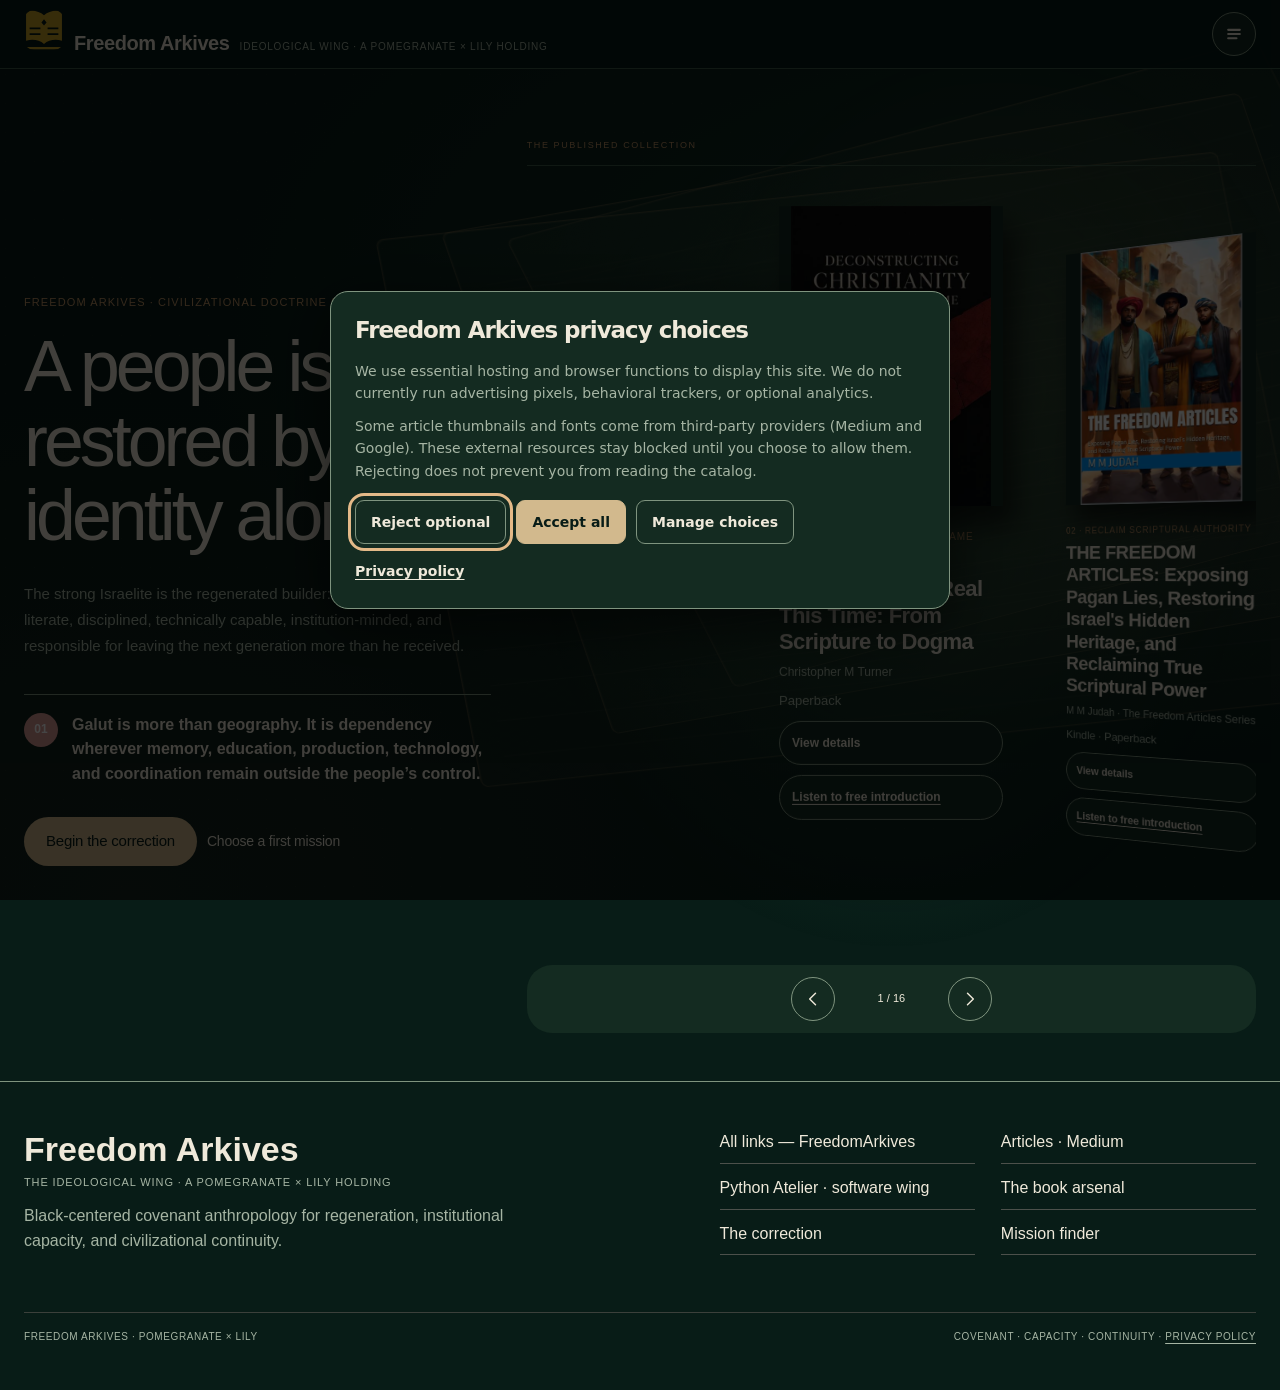
<file: index.html>
<!doctype html>
<html lang="en">
<head>
  <meta charset="utf-8" />
  <meta name="referrer" content="no-referrer" />
  <meta name="viewport" content="width=device-width, initial-scale=1, viewport-fit=cover" />
  <meta name="color-scheme" content="light dark" />
  <meta name="theme-color" content="#081C17" />
  <meta name="apple-mobile-web-app-capable" content="yes" />
  <meta name="apple-mobile-web-app-status-bar-style" content="default" />
  <meta name="apple-mobile-web-app-title" content="Freedom Arkives" />
  <link rel="manifest" href="manifest.webmanifest" />
    <link rel="icon" type="image/svg+xml" href="assets/open-record.svg" />
  <link rel="apple-touch-icon" sizes="180x180" href="apple-touch-icon.png?v=arkives-poster-20261017" />
  <title>Freedom Arkives — Official App</title>
  <meta name="description" content="A Freedom Arkives doctrine of covenant restoration, human regeneration, institutional capacity, and civilizational continuity." />
  <meta name="robots" content="index,follow,max-image-preview:large" />
  <link rel="canonical" href="https://pomegranatexlily.github.io/freedom-arkives/" />
  <meta property="og:type" content="website" />
  <meta property="og:site_name" content="Freedom Arkives" />
  <meta property="og:title" content="Freedom Arkives — Official App" />
  <meta property="og:description" content="Books, articles, historical research, and a framework for covenant restoration, institutional capacity, and civilizational continuity." />
  <meta property="og:url" content="https://pomegranatexlily.github.io/freedom-arkives/" />
  <meta property="og:image" content="https://pomegranatexlily.github.io/freedom-arkives/social-preview.png" />
  <meta property="og:image:width" content="1200" />
  <meta property="og:image:height" content="630" />
  <meta property="og:image:alt" content="Freedom Arkives — articles, books and historical research" />
  <meta name="twitter:card" content="summary_large_image" />
  <meta name="twitter:title" content="Freedom Arkives — Official App" />
  <meta name="twitter:image" content="https://pomegranatexlily.github.io/freedom-arkives/social-preview.png" />
  <link rel="stylesheet" href="homepage-style-1.css">
<script src="privacy-consent.js"></script>
<script src="offline-register.js" defer></script>
<link rel="stylesheet" href="app-navigation.css">
<link rel="stylesheet" href="fa-studio.css">
</head>
<body>
  <header class="site-head">
    <div class="shell head-inner">
      <div class="brand" aria-label="Freedom Arkives, a Pomegranate by Lily holding"><img src="assets/open-record.svg" alt="Freedom Arkives icon" width="40" height="40" style="border-radius:10px;flex:none" />
        <strong>Freedom Arkives</strong>
        <span>Ideological wing · a POMEGRANATE × LILY holding</span>
      </div>
      <nav class="nav" aria-label="Primary navigation">
        <a href="#home">Home</a>
        <a href="#ecosystem">Ecosystem</a>
        <a href="#library">Library</a>
        <a href="#articles">Articles</a>
        <a href="#mission">The Mission</a>
        <a href="workshop/">Workshop</a>
        <a href="hebrew.html">Hebrew</a>
        <a class="nav-cta" href="#connect">Connect</a>
      </nav>
    </div>
  </header>

  <main>
    <section class="hero" id="home">
      <div class="shell hero-grid">
        <div>
          <p class="serial">Freedom Arkives · Civilizational doctrine 01</p>
          <h1>A people is not restored by identity alone.</h1>
          <p class="hero-lede">The strong Israelite is the regenerated builder: covenant-rooted, literate, disciplined, technically capable, institution-minded, and responsible for leaving the next generation more than he received.</p>
          <div class="hero-claim">
            <b>01</b>
            <p>Galut is more than geography. It is dependency wherever memory, education, production, technology, and coordination remain outside the people’s control.</p>
          </div>
          <div class="hero-actions">
            <a class="btn primary" href="#mission">Begin the correction</a>
            <a class="btn" href="#assignment">Choose a first mission</a>
          </div>
        </div>
        <figure class="hero-art">

          <img src="assets/fa-hero.jpg" alt="Three generations of a Black family building an institution together with books, plans, tools, and archival materials" />
          <figcaption>Regeneration becomes real when knowledge, skill, records, ownership, and institutions can pass forward.</figcaption>
        </figure>
      </div>
    </section>

    <section id="ecosystem">
      <div class="shell">
        <div class="section-head">
          <p class="section-kicker">The ecosystem</p>
          <div>
            <h2>One enterprise, seven systems.</h2>
            <p class="section-intro">Pomegranate &times; Lily is an independent intellectual, publishing, research, software, and educational enterprise founded by Christopher Turner (Nachamasha Yahsharala). Each system below has a defined function &mdash; philosophy, research, institution, communication, construction, operation, application. Nothing here is decorative.</p>
          </div>
        </div>
        <div class="doctrine-grid">
          <article class="doctrine-card">
            <h3>Israelism</h3>
            <p><strong>The ideological foundation.</strong> The philosophy the entire enterprise stands on.</p>
          </article>
          <article class="doctrine-card">
            <h3>Covenant Anthropology</h3>
            <p><strong>The scholarly discipline.</strong> An interdisciplinary research method for studying covenant peoples on their own terms.</p>
          </article>
          <article class="doctrine-card">
            <h3>Freedom Arkives Institute</h3>
            <p><strong>The institutional platform.</strong> Preserves the records, publishes the work, and houses the enterprise.</p>
          </article>
          <article class="doctrine-card">
            <h3>WORKAVISM</h3>
            <p><strong>The publishing system.</strong> Structures how the work reaches the public &mdash; deliberately, not decoratively.</p>
          </article>
          <article class="doctrine-card">
            <h3>NURAH Protocols</h3>
            <p><strong>The research system.</strong> Governs how investigations are built, sourced, and verified before they ship.</p>
          </article>
          <article class="doctrine-card">
            <h3>G-CAFL-QC Framework&trade;</h3>
            <p><strong>The operational methodology.</strong> Evidence-control discipline &mdash; goal, context, audience, format, limits, quality check &mdash; on everything produced.</p>
          </article>
          <article class="doctrine-card">
            <h3>Software Products</h3>
            <p><strong>Technology applications.</strong> Python Atelier, Core37, and future applications put the methodology in people&rsquo;s hands.</p>
          </article>
        </div>
        <p class="pullquote">His ideological work supplies the philosophical foundation. Covenant Anthropology provides an interdisciplinary research method. Freedom Arkives institutionalizes and publishes that work. WORKAVISM structures its public communication. NURAH Protocols govern its research and construction. G-CAFL-QC provides operational discipline. Pomegranate &times; Lily organizes the enterprise.</p>
        <details class="eco-more">
          <summary>Learn more about the full institutional structure</summary>
          <div class="eco-tree">
            <ul>
              <li><strong>Pomegranate &times; Lily</strong> &mdash; the umbrella holding; organizes the enterprise.</li>
              <li><strong>Freedom Arkives Institute</strong> &mdash; the institutional platform; preserves and publishes the work.</li>
              <li><strong>Israelism</strong> &mdash; the ideological foundation.</li>
              <li><strong>Covenant Anthropology</strong> &mdash; the scholarly discipline; an interdisciplinary research method.</li>
              <li><strong>WORKAVISM</strong> &mdash; the publishing and strategic communication system.</li>
              <li><strong>NURAH Protocols</strong> &mdash; the research and construction system.</li>
              <li><strong>G-CAFL-QC Framework&trade;</strong> &mdash; the operational methodology; evidence-control discipline.</li>
              <li><strong>Software products</strong> &mdash; Python Atelier, Core37, and future applications.</li>
            </ul>
            <p>The chain runs: Israelism &rarr; Covenant Anthropology &rarr; Freedom Arkives &rarr; WORKAVISM / NURAH &rarr; G-CAFL-QC &rarr; software and commercial applications.</p>
          </div>
        </details>
      </div>
    </section>


    <aside class="source-boundary">
      <div class="shell">
        <strong>Source boundary</strong>
        <p>This is a Freedom Arkives doctrine: Black-centered, covenant-rooted, and institution-focused.</p>
      </div>
    </aside>

    <section id="for-whom">
      <div class="shell">
        <div class="section-head">
          <p class="section-kicker">Who this work is for</p>
          <div>
            <h2>For the scattered who are ready to become builders.</h2>
            <p class="section-intro">Not everyone needs the same intervention. The work begins by naming who is carrying knowledge without structure, identity without continuity, or pain without a recovery apparatus.</p>
          </div>
        </div>
        <div class="for-grid">
          <article class="for-item">
            <span class="num">01 / Identity without capacity</span>
            <h3>You know who you are, but not yet what to build.</h3>
            <p>Identity is a starting point. The next question is whether your household, work, records, skills, and institutions can survive disruption and pass forward.</p>
          </article>
          <article class="for-item">
            <span class="num">02 / Covenant after Christianity</span>
            <h3>You left creed, but still need an operating order.</h3>
            <p>Changing names is not enough. Covenant restoration requires literacy, commandment, sacred time, household instruction, disciplined practice, and accountable communal life.</p>
          </article>
          <article class="for-item">
            <span class="num">03 / Visibility without ownership</span>
            <h3>You have influence, income, or talent that does not compound.</h3>
            <p>Participation, recognition, and consumption are not power. Convert attention and earnings into skill, tools, records, productive assets, apprenticeships, and durable organizations.</p>
          </article>
          <article class="for-item">
            <span class="num">04 / Families carrying the cost</span>
            <h3>You want protection without paternalism.</h3>
            <p>Black women’s safety, health, ownership, rest, leadership, and authority are part of the program. Men are held to responsibility in fatherhood, work, care, nonviolence, and household life.</p>
          </article>
        </div>
      </div>
    </section>

    <section id="mission">
      <div class="shell">
        <div class="section-head">
          <p class="section-kicker">The correction</p>
          <div>
            <h2>From Galut thinking to civilizational thinking.</h2>
            <p class="section-intro">Exile conditions teach short horizons, dependency, fragmentation, and symbolic substitutes for power. The correction is not contempt for survival. It is the refusal to let survival habits govern the future forever.</p>
          </div>
        </div>
        <div class="correction-table" role="table" aria-label="Galut thinking compared with builder thinking">
          <div class="column-labels" role="row"><span>Galut reflex</span><span>Strong-Israelite discipline</span></div>
          <div class="correction-row" role="row">
            <div class="old" role="cell"><h3>“Being seen means we are advancing.”</h3><p>Visibility can rise while ownership, authority, safety, and succession remain unchanged.</p></div>
            <div class="new" role="cell"><h3>Convert attention into infrastructure.</h3><p>Build the archive, company, training pipeline, legal structure, reserve, and record that remain when the audience moves on.</p></div>
          </div>
          <div class="correction-row" role="row">
            <div class="old" role="cell"><h3>“A strong leader will save the work.”</h3><p>Charisma concentrates knowledge and makes the people dependent on one personality.</p></div>
            <div class="new" role="cell"><h3>Make authority transferable.</h3><p>Write the charter, publish the procedure, train successors, keep records, and build review into leadership.</p></div>
          </div>
          <div class="correction-row" role="row">
            <div class="old" role="cell"><h3>“Income means wealth.”</h3><p>Money can pass through a household without becoming security, ownership, production, or inheritance.</p></div>
            <div class="new" role="cell"><h3>Make capital remain.</h3><p>Turn earnings into reserves, tools, property, lawful enterprise, wills, insurance, education, and productive assets.</p></div>
          </div>
          <div class="correction-row" role="row">
            <div class="old" role="cell"><h3>“Remembering history is preservation.”</h3><p>Memory scattered across platforms and personalities can disappear, distort, or become unusable.</p></div>
            <div class="new" role="cell"><h3>Institutionalize memory.</h3><p>Collect records with consent, organize metadata, preserve multiple copies, migrate formats, and define stewardship.</p></div>
          </div>
          <div class="correction-row" role="row">
            <div class="old" role="cell"><h3>“Healing is the end of recovery.”</h3><p>Emotional language without material organization can name the wound while leaving the system intact.</p></div>
            <div class="new" role="cell"><h3>Join healing to disciplined power.</h3><p>Let repair produce health, skill, trust, work, savings, households, records, and institutions that can protect life.</p></div>
          </div>
        </div>
      </div>
    </section>

    <section id="doctrine">
      <div class="shell">
        <div class="section-head">
          <p class="section-kicker">Covenant before creed</p>
          <div>
            <h2>The operating order.</h2>
            <p class="section-intro">Freedom Arkives begins inside the covenantal world of Torah, prophets, Messiah, peoplehood, commandment, judgment, repentance, inheritance, and restoration—not later metaphysical systems imposed as the entrance test.</p>
          </div>
        </div>
        <div class="doctrine-grid">
          <article class="doctrine-card">
            <svg viewBox="0 0 32 32" fill="none" aria-hidden="true"><path d="M6 5h14a5 5 0 0 1 5 5v17H11a5 5 0 0 1-5-5V5Z" stroke="currentColor" stroke-width="1.6"></path><path d="M11 5v22M15 11h6M15 16h6" stroke="currentColor" stroke-width="1.6"></path></svg>
            <h3>Covenant is civilizational.</h3>
            <p>Torah orders law, time, food, family, inheritance, justice, leadership, worship, and national memory. Reducing it to private religion shrinks the structure.</p>
          </article>
          <article class="doctrine-card">
            <svg viewBox="0 0 32 32" fill="none" aria-hidden="true"><path d="M16 3 27 8v8c0 7-4.5 11-11 13C9.5 27 5 23 5 16V8l11-5Z" stroke="currentColor" stroke-width="1.6"></path><path d="m11 16 3 3 7-8" stroke="currentColor" stroke-width="1.6"></path></svg>
            <h3>Obedience gives love structure.</h3>
            <p>Love is not reduced to feeling, belonging, or affirmation. Commandment, justice, discipline, and responsibility give covenant love a public form.</p>
          </article>
          <article class="doctrine-card">
            <svg viewBox="0 0 32 32" fill="none" aria-hidden="true"><path d="M5 8h22v16H5zM9 12h7M9 16h14M9 20h10" stroke="currentColor" stroke-width="1.6"></path><path d="m21 5 3 3" stroke="currentColor" stroke-width="1.6"></path></svg>
            <h3>Literacy is sovereignty.</h3>
            <p>Independent reading, comparison, writing, teaching, and preservation weaken the monopoly of the approved interpreter. Instruction is not the same as interpretive authority.</p>
          </article>
          <article class="doctrine-card">
            <svg viewBox="0 0 32 32" fill="none" aria-hidden="true"><path d="M7 26V11l9-6 9 6v15M4 27h24M12 27v-8h8v8" stroke="currentColor" stroke-width="1.6"></path></svg>
            <h3>Restoration must reproduce.</h3>
            <p>A doctrine is incomplete if it cannot form capable people, stable households, governed institutions, preserved memory, and inheritable productive capacity.</p>
          </article>
        </div>
        <blockquote class="pullquote">The strong Israelite is not the one who can name the captivity. It is the one who can build beyond it.</blockquote>
      </div>
    </section>

    <section id="capacities">
      <div class="shell">
        <div class="section-head">
          <p class="section-kicker">The civilizational machine</p>
          <div>
            <h2>Ten capacities that must be present.</h2>
            <p class="section-intro">A people’s doctrine becomes real only through repeatable human and institutional capacity. Open each line to see the test.</p>
          </div>
        </div>
        <div class="capacities">
          <details class="capacity"><summary><h3>Healthy bodies</h3><span class="plus">+</span></summary><div class="detail"><p>Can families sustain preventive care, movement, food access, bodily discipline, and recovery—not merely survive recurring crisis?</p></div></details>
          <details class="capacity"><summary><h3>Stable, responsible households</h3><span class="plus">+</span></summary><div class="detail"><p>Are children, women, elders, and caregivers protected by reliable labor, equal legal personhood, shared responsibility, and inheritance preparation?</p></div></details>
          <details class="capacity"><summary><h3>Historical and covenant memory</h3><span class="plus">+</span></summary><div class="detail"><p>Are records, oral histories, texts, interpretations, family documents, and institutional decisions preserved so memory can instruct rather than drift into rumor?</p></div></details>
          <details class="capacity"><summary><h3>Serious education</h3><span class="plus">+</span></summary><div class="detail"><p>Can the community consistently produce literacy, research discipline, interpretive independence, credentials where required, and the ability to teach who comes next?</p></div></details>
          <details class="capacity"><summary><h3>Skilled labor</h3><span class="plus">+</span></summary><div class="detail"><p>Are there lawful trades, technical competencies, crafts, professional pathways, apprenticeships, and standards that convert talent into useful mastery?</p></div></details>
          <details class="capacity"><summary><h3>Productive enterprise</h3><span class="plus">+</span></summary><div class="detail"><p>Does economic activity produce equipment, client lists, contracts, savings, companies, property, jobs, supplier networks, and assets that remain?</p></div></details>
          <details class="capacity"><summary><h3>Institutional governance</h3><span class="plus">+</span></summary><div class="detail"><p>Can organizations survive the loss of a founder through written authority, transparent finance, due process, records, succession, and protection against self-dealing?</p></div></details>
          <details class="capacity"><summary><h3>Technological competence</h3><span class="plus">+</span></summary><div class="detail"><p>Can the people understand, build, repair, secure, govern, and preserve the tools that organize modern life—or only consume them?</p></div></details>
          <details class="capacity"><summary><h3>Independent archives and media</h3><span class="plus">+</span></summary><div class="detail"><p>Can the people store memory, prove achievement, communicate direction, and preserve public records without relying on one commercial platform?</p></div></details>
          <details class="capacity"><summary><h3>Long-horizon planning</h3><span class="plus">+</span></summary><div class="detail"><p>Are present decisions connected to five-year foundations, twenty-five-year generational systems, and a one-hundred-year continuity horizon?</p></div></details>
        </div>
      </div>
    </section>

    <section class="mission-lab" id="assignment">
      <div class="shell">
        <div class="section-head">
          <p class="section-kicker">Mission finder</p>
          <div>
            <h2>Choose the gap. Receive the first assignment.</h2>
            <p class="section-intro">Do not attempt the whole civilization this month. Choose the weakest transmission point you can actually strengthen in thirty days.</p>
          </div>
        </div>
        <div class="mission-grid">
          <div class="gap-options" role="group" aria-label="Choose a capacity gap">
            <button class="gap-btn" data-gap="memory" aria-pressed="true"><span>Gap 01</span><b>Our records are scattered</b></button>
            <button class="gap-btn" data-gap="covenant" aria-pressed="false"><span>Gap 02</span><b>Our practice lacks order</b></button>
            <button class="gap-btn" data-gap="skill" aria-pressed="false"><span>Gap 03</span><b>Our talent lacks mastery</b></button>
            <button class="gap-btn" data-gap="capital" aria-pressed="false"><span>Gap 04</span><b>Our money does not remain</b></button>
            <button class="gap-btn" data-gap="institution" aria-pressed="false"><span>Gap 05</span><b>Our work depends on one person</b></button>
            <button class="gap-btn" data-gap="household" aria-pressed="false"><span>Gap 06</span><b>Our household carries too much strain</b></button>
          </div>
          <div class="mission-output" aria-live="polite">
            <div>
              <span class="gap-name" id="gapName">Archive mission · 30 days</span>
              <h3 id="missionTitle">Build one recoverable family archive.</h3>
              <p id="missionText">The objective is not to collect everything. It is to prove that your household can preserve and retrieve what matters without depending on one phone, one account, or one person’s memory.</p>
              <ol class="mission-steps" id="missionSteps">
                <li>Gather ten essential family or work records with permission.</li>
                <li>Name them consistently and add dates, people, and context.</li>
                <li>Keep three copies: local, off-site, and offline.</li>
                <li>Teach one other person how to retrieve and maintain them.</li>
              </ol>
            </div>
            <div><button class="btn copy" id="copyMission" type="button">Copy this assignment</button><span class="copy-status" id="copyStatus"></span></div>
          </div>
        </div>
      </div>
    </section>

    <section id="library">
      <div class="shell">
        <div id="catalogView">
          <div class="section-head">
            <p class="section-kicker">The library</p>
            <div>
              <h2>The published collection. One living catalog.</h2>
              <p class="section-intro">Browse the published Freedom Arkives library by title, author, or format.</p>
            </div>
          </div>
          <div class="catalog-tools" role="search" aria-label="Search and filter the book catalog">
            <label class="search-field"><span>Search the library</span><input id="bookSearch" type="search" placeholder="Title, author, subject…" autocomplete="off"></label>
            <label><span>Format</span><select id="bookFormat"><option value="all">All formats</option><option value="Hardcover">Hardcover</option><option value="Kindle">Kindle</option><option value="Paperback">Paperback</option></select></label>
            <div class="result-count" id="bookCount" aria-live="polite">14 books</div>
          </div>
          <div class="library-note">
            <p>Catalog details reflect available publication information; current prices and additional product details are provided by Amazon</p>
            <a href="https://linktr.ee/FreedomArkives">All links — FreedomArkives →</a>
          </div>
          <div class="book-shelf" id="bookGrid"></div>
          <p class="empty-results" id="bookEmpty" hidden="">No books match this search.</p>
        </div>
        <article class="book-detail" id="bookDetail" hidden="" aria-live="polite"></article>
      </div>
    </section>

    <section id="articles">
      <div class="shell">
        <div class="section-head">
          <p class="section-kicker">Articles</p>
          <div><h2>Field notes from the Arkives.</h2><p class="section-intro">Search the essay catalog, filter by subject, and open each full article at its official Medium page.</p></div>
        </div>
        <div class="catalog-tools article-tools" role="search" aria-label="Search and filter the article catalog">
          <label class="search-field"><span>Search articles</span><input id="articleSearch" type="search" placeholder="Title, excerpt, tag…" autocomplete="off"></label>
          <label><span>Subject</span><select id="articleTag"><option value="all">All subjects</option><option value="70 AD">70 AD</option><option value="AAVE">AAVE</option><option value="AI">AI</option><option value="America">America</option><option value="American Politics">American Politics</option><option value="Antichrist">Antichrist</option><option value="Antiochus">Antiochus</option><option value="Apologetics">Apologetics</option><option value="Apostolic Faith">Apostolic Faith</option><option value="Arsareth">Arsareth</option><option value="Astronomy">Astronomy</option><option value="Babylon">Babylon</option><option value="Bacchanalia">Bacchanalia</option><option value="Bible">Bible</option><option value="Bible Study">Bible Study</option><option value="Biblical Truth">Biblical Truth</option><option value="Black America">Black America</option><option value="Black Cultural Independence">Black Cultural Independence</option><option value="Black Hebrew Israelites">Black Hebrew Israelites</option><option value="Black History">Black History</option><option value="Black Politics">Black Politics</option><option value="Calendar">Calendar</option><option value="Captivity">Captivity</option><option value="ChatGPT">ChatGPT</option><option value="Christian Doctrine">Christian Doctrine</option><option value="Christian Tradition">Christian Tradition</option><option value="Christianity">Christianity</option><option value="Christmas">Christmas</option><option value="Church Critique">Church Critique</option><option value="Church History">Church History</option><option value="Coding Practice">Coding Practice</option><option value="Cognitive Dissonance">Cognitive Dissonance</option><option value="Commandments">Commandments</option><option value="Community">Community</option><option value="Confederacy">Confederacy</option><option value="Constitution">Constitution</option><option value="Corruption">Corruption</option><option value="Courts">Courts</option><option value="Covenant">Covenant</option><option value="Critique">Critique</option><option value="Crucifixion">Crucifixion</option><option value="Culture">Culture</option><option value="Debate">Debate</option><option value="Deconstruction">Deconstruction</option><option value="Democrats">Democrats</option><option value="Demoralization">Demoralization</option><option value="Division">Division</option><option value="Doctrine">Doctrine</option><option value="Easter">Easter</option><option value="Edom">Edom</option><option value="Empire">Empire</option><option value="Erasure">Erasure</option><option value="Esau">Esau</option><option value="Eschatology">Eschatology</option><option value="Ethiopia">Ethiopia</option><option value="Evil">Evil</option><option value="Exegesis">Exegesis</option><option value="Exodus">Exodus</option><option value="False Religion">False Religion</option><option value="Family History">Family History</option><option value="Frisco">Frisco</option><option value="Gaslighting">Gaslighting</option><option value="Ge'ez Canon">Ge'ez Canon</option><option value="Gentiles">Gentiles</option><option value="Gospel">Gospel</option><option value="Guide">Guide</option><option value="Hebraic Perspective">Hebraic Perspective</option><option value="Hebrew Israelites">Hebrew Israelites</option><option value="Hebrew Roots">Hebrew Roots</option><option value="Hermeneutics">Hermeneutics</option><option value="History">History</option><option value="Holidays">Holidays</option><option value="Iconoclasm">Iconoclasm</option><option value="Identity">Identity</option><option value="Idolatry">Idolatry</option><option value="International Law">International Law</option><option value="Intersectionality">Intersectionality</option><option value="Israel">Israel</option><option value="Jesus">Jesus</option><option value="KKK">KKK</option><option value="Karmelo Anthony">Karmelo Anthony</option><option value="Kingdom">Kingdom</option><option value="Kingship">Kingship</option><option value="Language">Language</option><option value="Law">Law</option><option value="Leadership">Leadership</option><option value="Legitimacy">Legitimacy</option><option value="Liberation">Liberation</option><option value="Lunar Calendar">Lunar Calendar</option><option value="Mardi Gras">Mardi Gras</option><option value="Matthew 5:17">Matthew 5:17</option><option value="Messiah">Messiah</option><option value="Migration">Migration</option><option value="Ministry">Ministry</option><option value="NLC">NLC</option><option value="Nation Building">Nation Building</option><option value="New Moon">New Moon</option><option value="Obama">Obama</option><option value="Oppression">Oppression</option><option value="Organization">Organization</option><option value="Pagan Roots">Pagan Roots</option><option value="Paganism">Paganism</option><option value="Palestine">Palestine</option><option value="Passover">Passover</option><option value="Poetry">Poetry</option><option value="Politics">Politics</option><option value="Power">Power</option><option value="Preparation">Preparation</option><option value="Presidency">Presidency</option><option value="Programming">Programming</option><option value="Progressive Christianity">Progressive Christianity</option><option value="Promises">Promises</option><option value="Prophecy">Prophecy</option><option value="Psychology">Psychology</option><option value="Python">Python</option><option value="Race">Race</option><option value="Racism">Racism</option><option value="Remnant">Remnant</option><option value="Reparations">Reparations</option><option value="Resistance">Resistance</option><option value="Rome">Rome</option><option value="Ruling Class">Ruling Class</option><option value="Sabbath">Sabbath</option><option value="Sacred Name">Sacred Name</option><option value="Sacrifice">Sacrifice</option><option value="Salvation">Salvation</option><option value="Saturday">Saturday</option><option value="Scripture">Scripture</option><option value="Self-Defense">Self-Defense</option><option value="Self-Determination">Self-Determination</option><option value="Slavery">Slavery</option><option value="Soulaan">Soulaan</option><option value="Suffering">Suffering</option><option value="Technology">Technology</option><option value="Testimony">Testimony</option><option value="Theodicy">Theodicy</option><option value="Theology">Theology</option><option value="Trump">Trump</option><option value="Truth">Truth</option><option value="Tutorials">Tutorials</option><option value="Universalism">Universalism</option><option value="Violence">Violence</option><option value="West Africa">West Africa</option><option value="Yahawah">Yahawah</option><option value="Yahawashi">Yahawashi</option><option value="Yahuah">Yahuah</option></select></label>
          <div class="result-count" id="articleCount" aria-live="polite">65 articles</div>
        </div>
        <div class="article-cards" id="articleGrid"></div>
        <p class="empty-results" id="articleEmpty" hidden="">No articles match this search.</p>
        <aside class="source-strip">
          <div><strong>One framework. Named source.</strong><p>Within Freedom Arkives’ Covenant Anthropology, the terms “Israel,” “covenant,” and “restoration” bear a determinate meaning. The Israel of this work is not the Jewish Israeli state, which it does not support; it is the Native Israelite people — so-called African Americans and the other children of the transatlantic slave trade — together with their claim to a homeland of their own. The two peoples advance distinct claims upon a single covenant blessing, and their relation is one of rivalry, not alliance.</p></div>
          <a class="btn" href="https://FreedomArkives.medium.com">Open the full Medium archive →</a>
        </aside>
      </div>
    </section>

    <section class="declaration">
      <div class="shell">
        <blockquote>The measure is what the next generation can inherit, govern, enlarge, and pass forward.</blockquote>
        <p>Build people before celebrating institutions. Build institutions before depending on personalities. Preserve knowledge before memory disappears. Produce more builders than consumers in every generation.</p>
        <div class="hero-actions"><a class="btn primary" href="#assignment">Take the first assignment</a><a class="btn" href="https://linktr.ee/FreedomArkives">Follow the Arkives</a></div>
      </div>
    </section>
  </main>

  <footer id="connect">
    <div class="shell">
      <div class="foot-grid">
        <div class="foot-brand">
          <strong>Freedom Arkives</strong>
          <span>The ideological wing · a POMEGRANATE × LILY holding</span>
          <p>Black-centered covenant anthropology for regeneration, institutional capacity, and civilizational continuity.</p>
        </div>
        <nav class="foot-links" aria-label="Freedom Arkives links">
          <a href="https://linktr.ee/FreedomArkives">All links — FreedomArkives</a>
          <a href="https://FreedomArkives.medium.com">Articles · Medium</a>
          <a href="https://pomegranatexlily.github.io/Python-Atelier/">Python Atelier · software wing</a>
          <a href="#library">The book arsenal</a>
          <a href="#mission">The correction</a>
          <a href="#assignment">Mission finder</a>
        </nav>
      </div>
      <div class="foot-bottom"><span>Freedom Arkives · POMEGRANATE × LILY</span><span>Covenant · Capacity · Continuity · <a href="privacy.html">Privacy policy</a></span></div>
    </div>
  </footer>

  <!--
    ==================== PUBLICATION CATALOG — EDIT HERE ====================
    TO ADD A BOOK: duplicate one complete object inside "books", give it a
    unique "id", and update its title, author, cover path, description, role,
    subjects, series, and editions. Each edition needs format and URL; include price and ASIN when verified.
    Add "isbn" only when it is confirmed.
    TO ADD AN ARTICLE: duplicate one complete object inside "articles", give it
    a unique "id", then update title, excerpt, date, dateLabel, tags, thumbnail,
    and the exact official article URL. Keep commas between adjacent objects.
    The block must remain valid JSON: use double quotes and do not place
    comments inside the catalog data itself.
    ========================================================================
  -->
  <script type="application/json" id="catalogData">
  {
    "books": [
      {
        "id": "deconstructing-christianity",
        "title": "Deconstructing Christianity For Real This Time: From Scripture to Dogma",
        "author": "Christopher M Turner",
        "series": null,
        "cover": "assets/extracted/148c2d6dcc1c35335db481a6.jpg",
        "order": 1,
        "readingRole": "Break the inherited frame",
        "description": "This book traces how post-apostolic philosophy, councils, and creeds reshaped the covenantal world of Scripture into institutional doctrine.",
        "subjects": [
          "Covenant",
          "Christianity",
          "Doctrine"
        ],
        "editions": [
          {
            "format": "Paperback",
            "price": "$21.99",
            "asin": "B0HGN31G38",
            "url": "https://www.amazon.com/dp/B0HGN31G38"
          }
        ],
        "relatedUrl": "https://freedomarkives.medium.com/deconstructing-christianity-for-real-5ad0b13f91ea",
        "relatedLabel": "Read the free article version"
      },
      {
        "id": "freedom-articles",
        "title": "THE FREEDOM ARTICLES: Exposing Pagan Lies, Restoring Israel's Hidden Heritage, and Reclaiming True Scriptural Power",
        "author": "M M Judah",
        "series": "The Freedom Articles Series",
        "cover": "assets/extracted/8c5f2edd511b5efd01eb51de.jpg",
        "order": 2,
        "readingRole": "Reclaim scriptural authority",
        "description": null,
        "subjects": [
          "Scripture",
          "Heritage",
          "Authority"
        ],
        "editions": [
          {
            "format": "Kindle",
            "price": "$9.99",
            "asin": "B0DQZ3PZBV",
            "url": "https://www.amazon.com/dp/B0DQZ3PZBV"
          },
          {
            "format": "Paperback",
            "price": "$12.90",
            "asin": "B0DR2ZK5GC",
            "url": "https://www.amazon.com/dp/B0DR2ZK5GC"
          }
        ]
      },
      {
        "id": "lawkeepers-guidebook",
        "title": "The Lawkeeper's Guidebook: A Practical Manual for Covenant Living",
        "author": "Masha Yahawadah",
        "series": "The Freedom Articles Series",
        "cover": "assets/extracted/f8b0b3a3b75e8588a2aa6fb2.jpg",
        "order": 3,
        "readingRole": "Practice the law",
        "description": null,
        "subjects": [
          "Covenant",
          "Law",
          "Practice"
        ],
        "editions": [
          {
            "format": "Kindle",
            "price": "$2.99",
            "asin": "B0DV51NXH5",
            "url": "https://www.amazon.com/dp/B0DV51NXH5"
          },
          {
            "format": "Paperback",
            "price": "$11.00",
            "asin": "B0DVLL3JHB",
            "url": "https://www.amazon.com/dp/B0DVLL3JHB"
          }
        ]
      },
      {
        "id": "rich-young-ruler",
        "title": "Rich Young Ruler",
        "author": "Masha Yahawadah",
        "series": "The Freedom Articles Series",
        "cover": "assets/extracted/1b1c062c12ea984da26acbca.jpg",
        "order": 4,
        "readingRole": "Confront power and stewardship",
        "description": null,
        "subjects": [
          "Power",
          "Stewardship",
          "Discipline"
        ],
        "editions": [
          {
            "format": "Kindle",
            "price": "$9.99",
            "asin": "B0DVBZQ3T4",
            "url": "https://www.amazon.com/dp/B0DVBZQ3T4"
          },
          {
            "format": "Paperback",
            "price": "$20.00",
            "asin": "B0DVCG78XK",
            "url": "https://www.amazon.com/dp/B0DVCG78XK"
          }
        ]
      },
      {
        "id": "songs-of-masha",
        "title": "Songs of Masha: Modern Psalms of Covenant Israel in Captivity",
        "author": "Nachamasha Yahsharala",
        "series": null,
        "cover": "assets/extracted/7240b75a15cb00b3381e99cf.jpg",
        "order": 5,
        "readingRole": "Restore covenant voice",
        "description": null,
        "subjects": [
          "Psalms",
          "Captivity",
          "Covenant"
        ],
        "editions": [
          {
            "format": "Kindle",
            "price": "$5.00",
            "asin": "B0H4C2LCPK",
            "url": "https://www.amazon.com/dp/B0H4C2LCPK"
          },
          {
            "format": "Paperback",
            "price": "$11.00",
            "asin": "B0H4DBR2VJ",
            "url": "https://www.amazon.com/dp/B0H4DBR2VJ"
          }
        ]
      },
      {
        "id": "bloodline",
        "title": "Bloodline: I am the Descendant of a Klansman",
        "author": "Christopher Turner",
        "series": null,
        "cover": "assets/extracted/b1fc06c804d69d4e8f802cf8.jpg",
        "order": 6,
        "readingRole": "Examine inheritance",
        "description": null,
        "subjects": [
          "Inheritance",
          "Memory",
          "History"
        ],
        "editions": [
          {
            "format": "Kindle",
            "price": "$9.99",
            "asin": "B0F78KMNBQ",
            "url": "https://www.amazon.com/dp/B0F78KMNBQ"
          },
          {
            "format": "Paperback",
            "price": "$15.00",
            "asin": "B0F79NYBGZ",
            "url": "https://www.amazon.com/dp/B0F79NYBGZ"
          }
        ]
      },
      {
        "id": "this-aint-animal-farm",
        "title": "This Ain't Animal Farm: The Shepherd They Erased",
        "author": "Nachamasha Yahsharala",
        "series": null,
        "cover": "assets/extracted/1d1716eae9fee6b0afddb10a.jpg",
        "order": 7,
        "readingRole": "Recover the erased shepherd",
        "description": null,
        "subjects": [
          "Memory",
          "Leadership",
          "Recovery"
        ],
        "editions": [
          {
            "format": "Kindle",
            "price": "$7.99",
            "asin": "B0H4BS78JY",
            "url": "https://www.amazon.com/dp/B0H4BS78JY"
          },
          {
            "format": "Hardcover",
            "price": "$27.99",
            "asin": "B0H4CTT6QY",
            "url": "https://www.amazon.com/dp/B0H4CTT6QY"
          }
        ]
      },
      {
        "id": "ash-rain",
        "title": "Ash Rain",
        "author": "Christopher Turner",
        "series": null,
        "cover": "assets/extracted/9c3ff23e5544612ced72ae51.jpg",
        "order": 8,
        "readingRole": "Enter the imaginative archive",
        "description": null,
        "subjects": [
          "Literature",
          "Imagination",
          "Archive"
        ],
        "editions": [
          {
            "format": "Kindle",
            "price": "$9.69",
            "asin": "B0HHVSBHRK",
            "url": "https://www.amazon.com/dp/B0HHVSBHRK"
          },
          {
            "format": "Hardcover",
            "price": "$19.99",
            "asin": "B0HHXQH9G9",
            "url": "https://www.amazon.com/dp/B0HHXQH9G9"
          }
        ]
      },
      {
        "id": "broken-inheritance",
        "title": "From Broken Inheritance to Black Liberation",
        "author": "Christopher M Turner",
        "series": null,
        "cover": "assets/extracted/3edbffb22fcd37014feb1d4f.jpg",
        "order": 9,
        "readingRole": "Turn survival into inheritance",
        "description": "Black people have survived. Survival alone cannot guarantee that children inherit the safety, knowledge, property, and institutions needed to direct their own futures. From Broken Inheritance to Black Liberation turns an unfinished recovery into a practical program for health, skill, ownership, memory, accountable leadership, and long-term power. The measure is not how much we endure. It is what we can build, keep, govern, and pass forward.",
        "subjects": [
          "Liberation",
          "Capacity",
          "Continuity"
        ],
        "editions": [
          {
            "format": "Hardcover",
            "price": "$80.00",
            "asin": "B0HMMWNFNG",
            "url": "https://www.amazon.com/dp/B0HMMWNFNG"
          }
        ]
      },
      {
        "id": "jacobs-trouble",
        "title": "Jacob's Trouble \"Birth of a King\"",
        "author": "M M Judah",
        "series": null,
        "cover": "assets/extracted/445017c17c6f529b26bf1e23.jpg",
        "order": 10,
        "readingRole": "Protect the heir in the time of trouble",
        "description": "Masha Ma-Yan Yahawadah does not know who he is. Then the forces hunting his unborn son force the truth out of hiding. The child is Yahawashi, the coming King, and Baron, an Edomite adversary tied to the ancient line of Haman, will kill to stop the birth. A prophetic novel of identity, betrayal, spiritual warfare, and the restoration of Israel.",
        "subjects": [
          "Literature",
          "Heritage",
          "Captivity"
        ],
        "editions": [
          {
            "format": "Kindle",
            "price": "$9.99",
            "asin": "B0DPVVHJSK",
            "url": "https://www.amazon.com/dp/B0DPVVHJSK"
          },
          {
            "format": "Paperback",
            "price": "$10.00",
            "asin": "B0DQ2WL6NZ",
            "url": "https://www.amazon.com/dp/B0DQ2WL6NZ"
          }
        ]
      },
      {
        "id": "prophecy-over-dna",
        "title": "Prophecy OVER DNA",
        "author": "M M Judah",
        "series": "The Freedom Articles Series",
        "cover": "assets/extracted/14a72ecc8d11573cb408771a.jpg",
        "order": 11,
        "readingRole": "Name the bloodline by prophecy",
        "description": "A world captivated by ancestry tests wants DNA to decide who Israel is. This book answers that prophecy, covenant, and paternal lineage, not genetic markers, define the true descendants of Israel. It traces the African diaspora through the curses of Deuteronomy 28 and the historical migration of Israelites into Africa, and calls the awakening back to Torah and restoration.",
        "subjects": [
          "Heritage",
          "Scripture",
          "Inheritance"
        ],
        "editions": [
          {
            "format": "Kindle",
            "price": "$9.99",
            "asin": "B0DR3MCQNT",
            "url": "https://www.amazon.com/dp/B0DR3MCQNT"
          },
          {
            "format": "Paperback",
            "price": "$9.99",
            "asin": "B0DR6VMDH6",
            "url": "https://www.amazon.com/dp/B0DR6VMDH6"
          }
        ]
      },
      {
        "id": "brownie-dream-bakery",
        "title": "Brownie McQueen: and the Dream Bakery",
        "author": "Nachamasha Yahsharala",
        "series": "Brownie McQueen",
        "cover": "assets/extracted/c370842cf99ee68952c7ede4.jpg",
        "order": 12,
        "readingRole": "Take the mission and open the bakery",
        "description": "Brownie McQueen is eight years old, tough as nails, and done being told a bakery is not a real job. When her Granny reveals a family mission that was never finished, Brownie picks up the badge, rallies her squad, and sets out to open the Dream Bakery, learning that a dream becomes real when a team plans, works, and refuses to quit.",
        "subjects": [
          "Dreams",
          "Courage",
          "Teamwork"
        ],
        "editions": [
          {
            "format": "Paperback",
            "price": "$12.00",
            "asin": "B0HMP5YPRM",
            "url": "https://www.amazon.com/dp/B0HMP5YPRM"
          }
        ]
      },
      {
        "id": "pine-hollow",
        "title": "Pine Hollow: We Remember",
        "author": "Christopher Turner",
        "series": null,
        "cover": "assets/extracted/63a71f2604a1f4fc6366e93b.jpg",
        "order": 13,
        "readingRole": "Remember what they tried to erase",
        "description": "Pine Hollow was a thriving Black covenant community, bound by sacred songs, old promises, and the worship of Yahawah. Then a lie started a fire, and in a single week the town was wiped from the map; where homes stood, they built a park and planted a sign calling it a peaceful green. Forty years later, the names, the ground, and the truth are still carried by the people who remember.",
        "subjects": [
          "Literature",
          "Memory",
          "Heritage"
        ],
        "editions": [
          {
            "format": "Paperback",
            "price": "$12.00",
            "asin": "B0HMQJYYJM",
            "url": "https://www.amazon.com/dp/B0HMQJYYJM"
          }
        ]
      },
      {
        "id": "brownie-mcqueen-brownie-wars",
        "title": "Brownie McQueen and the Brownie Wars: A Story and Coloring Adventure About Big Dreams, Business, and Believing in Yourself",
        "author": "Nachamasha Yahsharala",
        "series": "Brownie McQueen",
        "order": 14,
        "readingRole": "Explore big dreams, business, and self-belief",
        "description": "A story and coloring adventure about big dreams, business, and believing in yourself.",
        "subjects": [
          "Children’s Books",
          "Coloring",
          "Business",
          "Self-Belief"
        ],
        "editions": [
          {
            "format": "Amazon listing",
            "price": "$14.00",
            "asin": "B0HN63YKVG",
            "url": "https://www.amazon.com/dp/B0HN63YKVG"
          }
        ],
        "cover": "assets/covers/brownie-mcqueen-brownie-wars.jpg",
        "coverShape": "square"
      },
      {
        "id": "oustory-covenant-bible-volume-i",
        "title": "Oustory Covenant Bible — Volume I: The Law, Writings & Prophets",
        "author": "Dr. Nachamasha Yahsharala",
        "series": "Oustory Bible Collection · CPT–APE",
        "readingRole": "Read the printed Oustory Covenant Bible",
        "relatedUrl": "https://pomegranatexlily.github.io/cpt-bible-app/",
        "relatedLabel": "Read Oustory online",
        "cover": "assets/covers/oustory-covenant-bible-volume-i.webp",
        "order": 15,
        "description": "Volume I of the published Oustory Covenant Bible, containing The Law, Writings & Prophets. Official hardcover print edition.",
        "subjects": [
          "Scripture",
          "Covenant",
          "Bible",
          "Translation",
          "Law",
          "Writings",
          "Prophets"
        ],
        "editions": [
          {
            "format": "Hardcover",
            "label": "Volume I · The Law, Writings & Prophets",
            "url": "https://a.co/d/0fkMW9qz"
          }
        ],
        "coverShape": "portrait"
      },
      {
        "id": "oustory-covenant-bible-volume-ii",
        "title": "Oustory Covenant Bible — Volume II: The Prophetic, Historical, & Wisdom Writings",
        "author": "Dr. Nachamasha Yahsharala",
        "series": "Oustory Bible Collection · CPT–APE",
        "readingRole": "Read the printed Oustory Covenant Bible",
        "relatedUrl": "https://pomegranatexlily.github.io/cpt-bible-app/",
        "relatedLabel": "Read Oustory online",
        "cover": "assets/covers/oustory-covenant-bible-volume-ii.webp",
        "order": 16,
        "description": "Volume II of the published Oustory Covenant Bible, covering The Prophetic, Historical, & Wisdom Writings. Official hardcover print edition.",
        "subjects": [
          "Scripture",
          "Covenant",
          "Bible",
          "Translation",
          "Prophetic",
          "Historical",
          "Wisdom",
          "Writings"
        ],
        "editions": [
          {
            "format": "Hardcover",
            "label": "Volume II · The Prophetic, Historical, & Wisdom Writings",
            "url": "https://a.co/d/09jGa0jc"
          }
        ],
        "coverShape": "portrait"
      }
    ],
    "articles": [
      {
            "id": "introducing-oustory-film-studio-our-story-belongs-on-screen",
            "title": "Introducing Oustory Film Studio: Our Story Belongs on Screen",
            "url": "https://freedomarkives.medium.com/introducing-oustory-film-studio-our-story-belongs-on-screen-d865deeb842f",
            "date": "2026-10-24",
            "dateLabel": "October 24, 2026",
            "tags": [
                  "Small Business",
                  "Business Intelligence",
                  "Business",
                  "Business Strategy",
                  "Business Development"
            ],
            "excerpt": "A new chapter of Freedom Arkives begins with original filmmaking, historical documentation, and the launch of our first documentary, CHURCH",
            "thumbnail": "https://cdn-images-1.medium.com/max/836/1*DxEg-GC3rftnrmjMFctbIQ@2x.jpeg"
      },
      {
            "id": "dismantling-tertullians-theology",
            "title": "DISMANTLING TERTULLIAN’S THEOLOGY",
            "url": "https://freedomarkives.medium.com/dismantling-tertullians-theology-1d71847fafe5",
            "date": "2026-10-24",
            "dateLabel": "October 24, 2026",
            "tags": [
                  "Religion",
                  "Black Hebrew Israelites",
                  "History",
                  "Hebrew Israelite",
                  "Philosophy"
            ],
            "excerpt": "What Has Athens to Do With Jerusalem? How Latin Metaphysics Replaced the Covenant Language of YHWH By Nachamasha Yahsharala, Ph.D.",
            "thumbnail": "https://cdn-images-1.medium.com/max/768/1*u9ylpHkbtby63TxWpcJutg@2x.jpeg"
      },
      {
            "id": "from-the-pulpit-to-the-ballot-box-christianity-covenant-confusion-and-black-political-allegiance",
            "title": "From the Pulpit to the Ballot Box: Christianity, Covenant Confusion, and Black Political Allegiance",
            "url": "https://freedomarkives.medium.com/from-the-pulpit-to-the-ballot-box-christianity-covenant-confusion-and-black-political-allegiance-8fd081cd9989",
            "date": "2026-10-22",
            "dateLabel": "October 22, 2026",
            "tags": [
                  "Family",
                  "Politics",
                  "Christianity",
                  "Black Hebrew Israelites",
                  "Hebrew Israelite"
            ],
            "excerpt": "By Nachamasha Yahsharala | Freedom Arkives | Institute Meta Description: How a family argument about the Texas election exposed the deeper",
            "thumbnail": "https://cdn-images-1.medium.com/max/836/1*yvbN6YQgcP5FgE9X389H_g@2x.jpeg"
      },
      {
            "id": "church-drama-pastor-scandals-religious-abuse-and-the-genre-im-naming",
            "title": "CHURCH DRAMA: Pastor Scandals, Religious Abuse, and the Genre I’m Naming",
            "url": "https://freedomarkives.medium.com/church-drama-pastor-scandals-religious-abuse-and-the-genre-im-naming-9b5c8186fe24",
            "date": "2026-10-21",
            "dateLabel": "October 21, 2026",
            "tags": [
                  "Church",
                  "Christianity",
                  "Christian Living",
                  "Religion",
                  "Bible"
            ],
            "excerpt": "By Rabbi Nakamasha Yahsharala, PhD | Freedom Arkives | Institute Everybody watches church scandals. I’m establishing a genre that examines",
            "thumbnail": "https://cdn-images-1.medium.com/max/836/1*2FRjV-a_wyf38fe2C61QSg@2x.jpeg"
      },
      {
        "id": "black-owned-ai-how-pom-ei-is-building-a-mycelium-intelligence-network",
        "title": "Black-Owned AI: How POM EI Is Building a Mycelium Intelligence Network",
        "url": "https://freedomarkives.medium.com/black-owned-ai-how-pom-ei-is-building-a-mycelium-intelligence-network-0bf18cce9481",
        "date": "2026-10-18",
        "dateLabel": "October 18, 2026",
        "tags": [
          "Superintelligence",
          "Emerging Technology",
          "Tech",
          "Artificial Intelligence",
          "Technology"
        ],
        "excerpt": "By Nachamasha Yahsharala | Founder Pomegranate × Lily | Pom Lily Labs Meta Description: The story behind Pomegranate × Lily’s Black-owned",
        "thumbnail": "https://cdn-images-1.medium.com/max/768/1*WbI1_eRF_s5rNSMlqDPatw@2x.jpeg"
      },
      {
        "id": "whose-language-defines-our-identity-an-israelite-challenge-to-abrahamic-religions",
        "title": "Whose Language Defines Our Identity? An Israelite Challenge to “Abrahamic Religions”",
        "url": "https://freedomarkives.medium.com/whose-language-defines-our-identity-an-israelite-challenge-to-abrahamic-religions-f6aa4c867112",
        "date": "2026-10-11",
        "dateLabel": "October 11, 2026",
        "tags": [
          "Education",
          "History",
          "Black Hebrew Israelites",
          "Culture",
          "Religion"
        ],
        "excerpt": "Rabbi Nakamasha Yahsharala, PhD, MJDD, MEDD | Polymathic Hebraic Doctor | Founder & Pioneer of Covenant Anthropology | Freedom Arkives |",
        "thumbnail": "https://cdn-images-1.medium.com/max/836/1*hFN_ZCwipvDZqNG4lJ7fSg@2x.jpeg"
      },
      {
        "id": "when-justice-becomes-content",
        "title": "When Justice Becomes Content",
        "url": "https://freedomarkives.medium.com/when-justice-becomes-content-7b8697a7de1c",
        "date": "2026-10-10",
        "dateLabel": "October 10, 2026",
        "tags": [
          "Culture",
          "Politics",
          "Human Rights",
          "Religion",
          "Justice"
        ],
        "excerpt": "Rabbi Nakamasha Yahsharala, PhD, MJDD, MEDD | Polymathic Hebraic Doctor | Founder & Pioneer of Covenant Anthropology | Freedom Arkives |",
        "thumbnail": "https://cdn-images-1.medium.com/max/768/1*6tWea3D3P3osZOKoyOKzVw@2x.jpeg"
      },
      {
        "id": "the-plate-is-full-and-your-fridge-is-empty",
        "title": "The Plate Is Full and Your Fridge Is Empty",
        "url": "https://freedomarkives.medium.com/the-plate-is-full-and-your-fridge-is-empty-667dd6f91ba3",
        "date": "2026-10-10",
        "dateLabel": "October 10, 2026",
        "tags": [
          "Christianity",
          "Religion",
          "Politics",
          "Economics",
          "Culture"
        ],
        "excerpt": "Rabbi Nakamasha Yahsharala, PhD, MJDD, MEDD | Polymathic Hebraic Doctor | Founder & Pioneer of Covenant Anthropology | Freedom Arkives |",
        "thumbnail": "https://cdn-images-1.medium.com/max/836/1*2r0sHZMFvJFye-mLMg_9LQ@2x.jpeg"
      },
      {
        "id": "stop-just-watching-python-tutorials-run-the-code",
        "title": "Stop Just Watching Python Tutorials. Run the Code.",
        "url": "https://freedomarkives.medium.com/stop-just-watching-python-tutorials-run-the-code-9c482f3f884c",
        "date": "2026-10-04",
        "dateLabel": "October 4, 2026",
        "tags": [
          "Python",
          "Programming",
          "Tutorials",
          "Coding Practice"
        ],
        "excerpt": "A practical exhortation to stop passively consuming Python tutorials and start executing code hands-on.",
        "thumbnail": "https://cdn-images-1.medium.com/max/768/1*EYhQY8x9RQvzEqQtbP4WMw@2x.jpeg"
      },
      {
        "id": "from-passover-to-easter-from-covenant-to-christian-tradition",
        "title": "From Passover to Easter, From Covenant to Christian Tradition",
        "url": "https://freedomarkives.medium.com/from-passover-to-easter-from-covenant-to-christian-tradition-7a78f4956127",
        "date": "2026-10-04",
        "dateLabel": "October 4, 2026",
        "tags": [
          "Passover",
          "Easter",
          "Covenant",
          "Christian Tradition"
        ],
        "excerpt": "Traces how Passover as covenant observance was transformed into Easter within Christian tradition.",
        "thumbnail": "https://cdn-images-1.medium.com/max/768/1*UFPMEHkUdFRynuRn1BDlCg@2x.jpeg"
      },
      {
        "id": "participation-is-not-power",
        "title": "Participation Is Not Power",
        "url": "https://freedomarkives.medium.com/participation-is-not-power-b821617434ea",
        "date": "2026-09-22",
        "dateLabel": "September 22, 2026",
        "tags": [
          "Black Cultural Independence",
          "Self-Determination",
          "Politics"
        ],
        "excerpt": "Argues Black cultural independence requires abandoning dominant American holidays and building memory, institutions, discipline, and leverage instead of symbolic participation.",
        "thumbnail": "https://cdn-images-1.medium.com/max/768/1*gc_w7N9sVYQOYR6w0_DzFQ@2x.jpeg"
      },
      {
        "id": "how-to-use-chatgpt",
        "title": "How to Use ChatGPT",
        "url": "https://freedomarkives.medium.com/how-to-use-chatgpt-198a5035da97",
        "date": "2026-09-16",
        "dateLabel": "September 16, 2026",
        "tags": [
          "ChatGPT",
          "AI",
          "Technology",
          "Guide"
        ],
        "excerpt": "A practical guide to using ChatGPT effectively.",
        "thumbnail": "https://cdn-images-1.medium.com/max/768/1*FpyWMbmOuMVTV5oE_FU9Fg@2x.jpeg"
      },
      {
        "id": "can-ai-understand-aave",
        "title": "Can AI Understand AAVE?",
        "url": "https://freedomarkives.medium.com/can-ai-understand-aave-3afa3ef18c4e",
        "date": "2026-09-16",
        "dateLabel": "September 16, 2026",
        "tags": [
          "AI",
          "AAVE",
          "Language",
          "Technology"
        ],
        "excerpt": "Examines whether artificial intelligence can comprehend African American Vernacular English.",
        "thumbnail": "https://cdn-images-1.medium.com/max/768/1*AuEkwDtZBeHDfwj0DfF5ug@2x.jpeg"
      },
      {
        "id": "the-rat-poison-of-progressive-christianity",
        "title": "The Rat Poison of Progressive Christianity",
        "url": "https://freedomarkives.medium.com/the-rat-poison-of-progressive-christianity-96d9f919b1c8",
        "date": "2026-09-12",
        "dateLabel": "September 12, 2026",
        "tags": [
          "Progressive Christianity",
          "Theology",
          "Critique"
        ],
        "excerpt": "A polemic against progressive Christianity as spiritually toxic to biblical faith.",
        "thumbnail": "https://cdn-images-1.medium.com/max/768/1*ar2NtsqhwUARfq01rg3qEA@2x.jpeg"
      },
      {
        "id": "trump-s-5-000-political-bribe-and-america-s-unpaid-reparations-debt",
        "title": "Trump's $5,000 Political Bribe and America's Unpaid Reparations Debt",
        "url": "https://freedomarkives.medium.com/trumps-5-000-political-bribe-and-america-s-unpaid-reparations-debt-5ac2c2a7bc2b",
        "date": "2026-09-11",
        "dateLabel": "September 11, 2026",
        "tags": [
          "Trump",
          "Reparations",
          "Politics",
          "Race"
        ],
        "excerpt": "Frames a proposed $5,000 Trump payment as a political bribe against the backdrop of America's unpaid reparations debt.",
        "thumbnail": "https://cdn-images-1.medium.com/max/768/1*DiOsVxFf6KdBOP8CcHHgRw@2x.jpeg"
      },
      {
        "id": "why-israel-is-at-the-center-of-american-politics-empire-and-prophecy-in",
        "title": "Why Israel Is at the Center of American Politics, Empire, and Prophecy in 2026",
        "url": "https://freedomarkives.medium.com/why-israel-is-at-the-center-of-american-politics-empire-and-prophecy-in-2026-583ca86f3244",
        "date": "2026-09-11",
        "dateLabel": "September 11, 2026",
        "tags": [
          "Israel",
          "American Politics",
          "Empire",
          "Prophecy"
        ],
        "excerpt": "Analyzes why Israel sits at the center of American politics, imperial power, and prophetic expectation in 2026.",
        "thumbnail": "https://cdn-images-1.medium.com/max/768/1*QR27ooztaFOUdJkyjBxdQg@2x.jpeg"
      },
      {
        "id": "when-did-hebrew-israelites-black-hebrew-israelites-start",
        "title": "When Did Hebrew Israelites, \"Black Hebrew Israelites,\" Start?",
        "url": "https://freedomarkives.medium.com/when-did-hebrew-israelites-black-hebrew-israelites-start-9396dc7e6453",
        "date": "2026-09-03",
        "dateLabel": "September 3, 2026",
        "tags": [
          "Hebrew Israelites",
          "History",
          "Identity"
        ],
        "excerpt": "Investigates the historical origins of the Hebrew Israelite and Black Hebrew Israelite movements.",
        "thumbnail": "https://cdn-images-1.medium.com/max/768/1*_vKTbWtj5_hg0PNHgEYCLA@2x.jpeg"
      },
      {
        "id": "the-cycle-of-demoralization-and-division",
        "title": "The Cycle of Demoralization and Division",
        "url": "https://freedomarkives.medium.com/the-cycle-of-demoralization-and-division-3538de8a62a5",
        "date": "2026-09-03",
        "dateLabel": "September 3, 2026",
        "tags": [
          "Demoralization",
          "Division",
          "Community"
        ],
        "excerpt": "Describes a recurring cycle of demoralization and division afflicting the community.",
        "thumbnail": "https://cdn-images-1.medium.com/max/768/1*1YdYRpjJOnmagzGndyEfgg@2x.jpeg"
      },
      {
        "id": "christianity-universalism-and-the-antichrist",
        "title": "Christianity, Universalism, and the Antichrist",
        "url": "https://freedomarkives.medium.com/christianity-universalism-and-the-antichrist-fd1cff31f8dc",
        "date": "2026-07-20",
        "dateLabel": "July 20, 2026",
        "tags": [
          "Christianity",
          "Universalism",
          "Antichrist",
          "Eschatology"
        ],
        "excerpt": "Links Christian universalism to end-times deception and the Antichrist.",
        "thumbnail": "https://cdn-images-1.medium.com/max/768/1*OBpio350CS1hhxdcNhu8SQ@2x.jpeg"
      },
      {
        "id": "power-courts-equity-and-legitimacy",
        "title": "Power, Courts, Equity, and Legitimacy",
        "url": "https://freedomarkives.medium.com/power-courts-equity-and-legitimacy-8b4c128a292d",
        "date": "2026-07-11",
        "dateLabel": "July 11, 2026",
        "tags": [
          "Constitution",
          "Legitimacy",
          "Courts",
          "Race",
          "Politics"
        ],
        "excerpt": "Examines whether a government claiming legitimacy through constitutional principles has maintained the conditions justifying that claim, given patterns of unequal protection.",
        "thumbnail": "https://cdn-images-1.medium.com/max/768/1*1CXh5mspe5mcgHGXZMsWkQ@2x.jpeg"
      },
      {
        "id": "rome-s-saturday-is-not-yahawah-s-shabbat",
        "title": "Rome's Saturday Is Not Yahawah's Shabbat",
        "url": "https://freedomarkives.medium.com/romes-saturday-is-not-yahawah-s-shabbat-a798bc480a61",
        "date": "2026-07-01",
        "dateLabel": "July 1, 2026",
        "tags": [
          "Sabbath",
          "Rome",
          "Yahawah",
          "Calendar"
        ],
        "excerpt": "Contends Rome's Saturday is not Yahawah's true Sabbath.",
        "thumbnail": "https://cdn-images-1.medium.com/max/768/1*mhk9p2ASE1-Acnwx6_wC6w@2x.jpeg"
      },
      {
        "id": "do-black-people-have-the-right-to-hate-white-america",
        "title": "Do Black People Have the Right to Hate White America?",
        "url": "https://freedomarkives.medium.com/do-black-people-have-the-right-to-hate-white-america-fbde46e06ce3",
        "date": "2026-06-30",
        "dateLabel": "June 30, 2026",
        "tags": [
          "Race",
          "Black America",
          "Politics",
          "Oppression"
        ],
        "excerpt": "Why Black people don't owe America anything — especially its loyalty and service; contends Black people have every right to hate White America as a regime.",
        "thumbnail": "https://cdn-images-1.medium.com/max/768/1*bAF6-OwD-NzvoJroBWMuAQ@2x.jpeg"
      },
      {
        "id": "when-israel-s-promises-were-stolen-how-christian-doctrine-turned-our-lib",
        "title": "When Israel's Promises Were Stolen: How Christian Doctrine Turned Our Liberation Into Their Religion",
        "url": "https://freedomarkives.medium.com/when-israels-promises-were-stolen-how-christian-doctrine-turned-our-liberation-into-their-bf0dfee0c9b4",
        "date": "2026-06-10",
        "dateLabel": "June 10, 2026",
        "tags": [
          "Israel",
          "Promises",
          "Christian Doctrine",
          "Liberation"
        ],
        "excerpt": "Argues Christian doctrine appropriated Israel's promises of liberation.",
        "thumbnail": "https://cdn-images-1.medium.com/max/768/1*rYsuWOrlIDWcfamAf7qyNw@2x.jpeg"
      },
      {
        "id": "obama-was-not-the-first-black-u-s-president",
        "title": "Obama Was NOT the First Black U.S. President",
        "url": "https://freedomarkives.medium.com/obama-was-not-the-first-black-u-s-president-b47c0b9a2e07",
        "date": "2026-03-02",
        "dateLabel": "March 2, 2026",
        "tags": [
          "Obama",
          "Presidency",
          "Black History",
          "Politics"
        ],
        "excerpt": "Contends Barack Obama was not the first Black president of the United States.",
        "thumbnail": "https://cdn-images-1.medium.com/max/768/1*6K-uzwNE1L2YyOA86UiL2A@2x.jpeg"
      },
      {
        "id": "the-social-verse",
        "title": "The Social Verse",
        "url": "https://freedomarkives.medium.com/the-social-verse-c70bf0742f53",
        "date": "2025-08-31",
        "dateLabel": "August 31, 2025",
        "tags": [
          "Poetry",
          "Community",
          "Culture"
        ],
        "excerpt": "On the social dimensions of verse and community expression.",
        "thumbnail": "https://cdn-images-1.medium.com/max/768/1*4Vd-WCRGZSLZXMBnSUKIHQ@2x.jpeg"
      },
      {
        "id": "the-american-crucifixion-project",
        "title": "The American Crucifixion Project",
        "url": "https://freedomarkives.medium.com/the-american-crucifixion-project-89a31c57c26c",
        "date": "2025-04-15",
        "dateLabel": "April 15, 2025",
        "tags": [
          "Racism",
          "America",
          "Violence",
          "Crucifixion"
        ],
        "excerpt": "Part 2 — frames American racial violence as a crucifixion project against Black people.",
        "thumbnail": "https://cdn-images-1.medium.com/max/768/1*aLIBX9ys96P4X69zWT_GVA@2x.jpeg"
      },
      {
        "id": "the-5-point-ministry",
        "title": "The 5 Point Ministry",
        "url": "https://freedomarkives.medium.com/the-5-point-ministry-29f3eb254e96",
        "date": "2025-04-12",
        "dateLabel": "April 12, 2025",
        "tags": [
          "Ministry",
          "Covenant",
          "Babylon",
          "Israel"
        ],
        "excerpt": "Destroying Babylon's Lies, Restoring Israel's Covenant — outlines a five-point ministry platform.",
        "thumbnail": "https://cdn-images-1.medium.com/max/768/1*whX1sYTj-AKpSbTQn0u48w@2x.jpeg"
      },
      {
        "id": "from-jerusalem-to-negroland-the-true-exodus-of-the-hebrews-after-70-ad",
        "title": "From Jerusalem to Negroland: The True Exodus of the Hebrews After 70 AD",
        "url": "https://freedomarkives.medium.com/from-jerusalem-to-negroland-53598450e57d",
        "date": "2025-04-10",
        "dateLabel": "April 10, 2025",
        "tags": [
          "Exodus",
          "70 AD",
          "Migration",
          "West Africa",
          "History"
        ],
        "excerpt": "When Rome burned Jerusalem, the Hebrew story entered another captivity — tracing exile from Judaea through Africa into West Africa as prophetic geography.",
        "thumbnail": "https://cdn-images-1.medium.com/max/768/1*Z5Qx-X_o-ZQVahz01NmATQ@2x.jpeg"
      },
      {
        "id": "frisco-teen-dies-after-assaulting-black-peer",
        "title": "Frisco Teen Dies After Assaulting Black Peer",
        "url": "https://freedomarkives.medium.com/frisco-teen-dies-after-assaulting-black-peer-a4eb4af03c27",
        "date": "2025-04-05",
        "dateLabel": "April 5, 2025",
        "tags": [
          "Frisco",
          "Karmelo Anthony",
          "Self-Defense",
          "Race"
        ],
        "excerpt": "The Pharaoh Spirit of Frisco — frames the Karmelo Anthony case as self-defense against an aggressor, an act of Exodus.",
        "thumbnail": "https://cdn-images-1.medium.com/max/768/1*zvjHzSoKfKKppm9EjHngrA@2x.jpeg"
      },
      {
        "id": "i-am-the-grandson-of-a-klansman",
        "title": "I Am the Grandson of a Klansman",
        "url": "https://freedomarkives.medium.com/i-am-the-grandson-of-a-klansman-2ce1aeb8dc74",
        "date": "2025-03-26",
        "dateLabel": "March 26, 2025",
        "tags": [
          "KKK",
          "Family History",
          "Race",
          "Confederacy",
          "Testimony"
        ],
        "excerpt": "A Black Grandson Reckons with His Confederate Family Tree — the author exposes his own Klan and slave-owning bloodline in favor of Hebraic awakening.",
        "thumbnail": "https://cdn-images-1.medium.com/max/768/1*Rm3jck89nGZGoqcRNWS14w@2x.jpeg"
      },
      {
        "id": "who-is-yahuah-the-name-above-all-names-the-power-behind-the-covenant",
        "title": "Who is Yahuah? The Name Above All Names, The Power Behind the Covenant",
        "url": "https://freedomarkives.medium.com/who-is-yahuah-8857baa3d35e",
        "date": "2025-03-26",
        "dateLabel": "March 26, 2025",
        "tags": [
          "Yahuah",
          "Sacred Name",
          "Covenant",
          "Theology"
        ],
        "excerpt": "Breaks down the meaning, history, and prophetic weight of the name Yahuah and why His true name matters.",
        "thumbnail": "https://cdn-images-1.medium.com/max/768/1*By-Nv8rUqmsNu73QtinGJw@2x.jpeg"
      },
      {
        "id": "who-is-yahawashi-the-truth-christianity-doesn-t-want-you-to-know-pt-2",
        "title": "Who is Yahawashi? The Truth Christianity Doesn't Want You to Know Pt. 2",
        "url": "https://freedomarkives.medium.com/who-is-yahawashi-ae8283f70bbd",
        "date": "2025-03-23",
        "dateLabel": "March 23, 2025",
        "tags": [
          "Yahawashi",
          "Prophecy",
          "Messiah",
          "Kingdom"
        ],
        "excerpt": "Part 2 — a prophetic dive into Yahawashi as the conquering King, the stone cut without hands destined to destroy world kingdoms.",
        "thumbnail": "https://cdn-images-1.medium.com/max/768/1*1XgZ3KXm1XzAsbCyb2ZT6g@2x.jpeg"
      },
      {
        "id": "iconoclasm-the-death-of-lies-and-the-rise-of-truth",
        "title": "ICONOCLASM: THE DEATH OF LIES AND THE RISE OF TRUTH",
        "url": "https://freedomarkives.medium.com/iconoclasm-5ce6e7ca4a07",
        "date": "2025-03-14",
        "dateLabel": "March 14, 2025",
        "tags": [
          "Iconoclasm",
          "Truth",
          "False Religion"
        ],
        "excerpt": "Proclaims the death of lies and the rise of truth through iconoclastic rejection of false religion.",
        "thumbnail": "https://cdn-images-1.medium.com/max/768/1*cjbkuG5gPqN0XbScG2-dfw@2x.jpeg"
      },
      {
        "id": "who-is-esau-the-bloodline-of-deception-and-dominion",
        "title": "Who Is Esau? The Bloodline of Deception and Dominion",
        "url": "https://freedomarkives.medium.com/who-is-esau-0cfa44e68f3a",
        "date": "2025-03-11",
        "dateLabel": "March 11, 2025",
        "tags": [
          "Esau",
          "Edom",
          "Ruling Class",
          "Identity"
        ],
        "excerpt": "Examines Edom/Esau as the Western ruling class and the double standard around identifying it.",
        "thumbnail": "https://cdn-images-1.medium.com/max/768/1*14bhyjnyTIe4zFEjnbmIzA@2x.jpeg"
      },
      {
        "id": "artificial-intelligence-power-grab-or-tool-for-resistance",
        "title": "Artificial Intelligence: Power Grab or Tool for Resistance?",
        "url": "https://freedomarkives.medium.com/artificial-intelligence-power-grab-or-tool-for-resistance-972a8a20faa5",
        "date": "2025-03-08",
        "dateLabel": "March 8, 2025",
        "tags": [
          "AI",
          "Technology",
          "Resistance",
          "Power"
        ],
        "excerpt": "Asks whether AI is an elite power grab or a tool the oppressed can wield for resistance.",
        "thumbnail": "https://cdn-images-1.medium.com/max/768/1*f0qSBxzDAzXKrmRxifucNQ@2x.jpeg"
      },
      {
        "id": "the-national-leadership-council-nlc-israel-s-next-evolution",
        "title": "The National Leadership Council (NLC): Israel's Next Evolution",
        "url": "https://freedomarkives.medium.com/the-national-leadership-council-nlc-israels-next-evolution-73cdf03dfbaa",
        "date": "2025-03-03",
        "dateLabel": "March 3, 2025",
        "tags": [
          "Leadership",
          "NLC",
          "Israel",
          "Organization"
        ],
        "excerpt": "Introduces the National Leadership Council as Israel's next organizational evolution.",
        "thumbnail": "https://cdn-images-1.medium.com/max/768/1*xC4MOaHDLsyOeGYfHspUsQ@2x.jpeg"
      },
      {
        "id": "what-is-exegesis",
        "title": "What is Exegesis?",
        "url": "https://freedomarkives.medium.com/what-is-exegesis-43c04b1ddcd0",
        "date": "2025-02-21",
        "dateLabel": "February 21, 2025",
        "tags": [
          "Exegesis",
          "Hermeneutics",
          "Bible Study"
        ],
        "excerpt": "Explains the discipline of scriptural exegesis.",
        "thumbnail": "https://cdn-images-1.medium.com/max/768/1*u5iv6nqIdgyAOYsKJ_fP3w@2x.jpeg"
      },
      {
        "id": "the-palestine-confusion-a-historical-and-spiritual-deception",
        "title": "The Palestine Confusion: A Historical and Spiritual Deception",
        "url": "https://freedomarkives.medium.com/the-palestine-confusion-a-historical-and-spiritual-deception-1d508fde4b50",
        "date": "2024-12-31",
        "dateLabel": "December 31, 2024",
        "tags": [
          "Palestine",
          "Israel",
          "History",
          "Rome"
        ],
        "excerpt": "Argues 'Palestine' is a Roman construct from Syria Palaestina designed to erase Judea and Israel's identity.",
        "thumbnail": "https://cdn-images-1.medium.com/max/768/1*gJR7SKXVall7VD4e4HHY7Q@2x.jpeg"
      },
      {
        "id": "kingdom-business-building-as-israelites-in-preparation-for-the-kingdom",
        "title": "Kingdom Business: Building as Israelites in Preparation for the Kingdom",
        "url": "https://freedomarkives.medium.com/kingdom-business-building-as-israelites-in-preparation-for-the-kingdom-8a437ff028ce",
        "date": "2024-12-31",
        "dateLabel": "December 31, 2024",
        "tags": [
          "Kingdom",
          "Nation Building",
          "Israel",
          "Preparation"
        ],
        "excerpt": "Calls Israelites to build families, communities, and systems now in preparation for the coming Kingdom.",
        "thumbnail": "https://cdn-images-1.medium.com/max/768/1*drJA_h83mCTREVuCczugdg@2x.jpeg"
      },
      {
        "id": "the-ge-ez-canon-and-the-judgment-of-ethiopia-exposing-false-doctrine-and",
        "title": "The Ge'ez Canon and the Judgment of Ethiopia: Exposing False Doctrine and Prophetic Consequences",
        "url": "https://freedomarkives.medium.com/the-geez-canon-and-the-judgment-of-ethiopia-exposing-false-doctrine-and-prophetic-consequences-ca853b13f276",
        "date": "2024-12-29",
        "dateLabel": "December 29, 2024",
        "tags": [
          "Ethiopia",
          "Ge'ez Canon",
          "Doctrine",
          "Prophecy"
        ],
        "excerpt": "Critiques the Ge'ez biblical canon and Ethiopian Orthodox Church as corrupted by pagan influences, warning of prophetic judgment.",
        "thumbnail": "https://cdn-images-1.medium.com/max/768/1*bwpi9YgFsFrRIODFNhwA0g@2x.jpeg"
      },
      {
        "id": "from-the-apostolic-ekklesia-to-the-roman-church-the-corruption-of-biblic",
        "title": "From the Apostolic Ekklesia to the Roman Church: The Corruption of Biblical Faith and Its Legacy",
        "url": "https://freedomarkives.medium.com/from-the-apostolic-ekklesia-to-the-roman-church-the-corruption-of-biblical-faith-and-its-legacy-d44a725fd660",
        "date": "2024-12-23",
        "dateLabel": "December 23, 2024",
        "tags": [
          "Church History",
          "Rome",
          "Apostolic Faith",
          "Corruption"
        ],
        "excerpt": "Traces the corruption of the apostolic ekklesia into the Roman church system.",
        "thumbnail": "https://cdn-images-1.medium.com/max/768/1*sSzTY5SK9AEUcmkbv19K2g@2x.jpeg"
      },
      {
        "id": "what-is-bacchanalia-the-dark-origins-of-mardi-gras-exposed",
        "title": "What Is Bacchanalia? The Dark Origins of Mardi Gras Exposed",
        "url": "https://freedomarkives.medium.com/can-we-all-get-along-uniting-hebrew-israelites-across-doctrines-d081711f1551",
        "date": "2024-12-18",
        "dateLabel": "December 18, 2024",
        "tags": [
          "Mardi Gras",
          "Bacchanalia",
          "Paganism",
          "Holidays"
        ],
        "excerpt": "The Dark Side of Louisiana's Beloved Festival — traces Mardi Gras to the Roman Bacchanalia and warns against it.",
        "thumbnail": "https://cdn-images-1.medium.com/max/768/1*P-PPRFl71SGoK47D_ocrAA@2x.jpeg"
      },
      {
        "id": "is-christmas-really-pagan-maybe-it-s-just-the-tip-of-the-iceberg",
        "title": "Is Christmas Really Pagan? Maybe it's Just the Tip of the Iceberg.",
        "url": "https://freedomarkives.medium.com/is-christmas-really-pagan-maybe-its-just-the-tip-of-the-iceberg-a2f6dea446b8",
        "date": "2024-12-10",
        "dateLabel": "December 10, 2024",
        "tags": [
          "Christmas",
          "Paganism",
          "Holidays",
          "Idolatry"
        ],
        "excerpt": "Argues Christmas is pagan idolatry for Israelites, rooted in lawlessness and Constantine's engineered Christianity.",
        "thumbnail": "https://cdn-images-1.medium.com/max/768/1*IbqYImWY37ouHlDwDFQKFQ@2x.jpeg"
      },
      {
        "id": "who-is-yahawashi-why-the-church-lied-about-his-identity",
        "title": "Who is Yahawashi? Why the Church Lied About His Identity",
        "url": "https://freedomarkives.medium.com/who-is-yahawashi-a26b4b042f9e",
        "date": "2024-12-07",
        "dateLabel": "December 7, 2024",
        "tags": [
          "Yahawashi",
          "Identity",
          "Church Critique"
        ],
        "excerpt": "Explores the true Hebrew identity of Yahawashi and how church doctrine obscured it.",
        "thumbnail": "https://cdn-images-1.medium.com/max/768/1*Ld8bhPlFZUHsRlYhHBa-dg@2x.jpeg"
      },
      {
        "id": "christianity-s-pagan-roots-and-doctrinal-inconsistencies-a-hebraic-persp",
        "title": "Christianity's Pagan Roots and Doctrinal Inconsistencies: A Hebraic Perspective",
        "url": "https://freedomarkives.medium.com/heres-a-fully-developed-article-following-the-outline-integrating-your-expanded-insights-and-9ecf3f78f2a2",
        "date": "2024-12-07",
        "dateLabel": "December 7, 2024",
        "tags": [
          "Christianity",
          "Pagan Roots",
          "Doctrine",
          "Hebraic Perspective"
        ],
        "excerpt": "Argues Christianity has pagan roots and doctrinal inconsistencies, distorting truth and oppressing true Israelites.",
        "thumbnail": "https://cdn-images-1.medium.com/max/768/1*neL_WsBi6GOZ6NYjliRIaA@2x.jpeg"
      },
      {
        "id": "who-is-yahawashi-why-the-church-lied-about-the-conquering-king",
        "title": "Who is Yahawashi? Why the Church Lied About The Conquering King",
        "url": "https://freedomarkives.medium.com/who-is-yahawshai-why-the-church-lied-about-the-conquering-king-a4de86d1a5d4",
        "date": null,
        "dateLabel": "May 28 (year not shown on homepage)",
        "tags": [
          "Yahawashi",
          "Messiah",
          "Church Critique",
          "Prophecy"
        ],
        "excerpt": "Presents Yahawashi as the conquering King whose identity the church allegedly obscured.",
        "thumbnail": "https://cdn-images-1.medium.com/max/768/1*S1bLFM05pYLu2KsD1qDvKQ@2x.jpeg"
      },
      {
        "id": "the-throne-the-covenant-and-the-empire",
        "title": "The Throne, the Covenant, and the Empire",
        "url": "https://freedomarkives.medium.com/the-throne-the-covenant-and-the-empire-9b9d38248279",
        "date": null,
        "dateLabel": "May 22 (year not shown on homepage)",
        "tags": [
          "Bible",
          "Covenant",
          "Empire",
          "Kingship"
        ],
        "excerpt": "How the Bible Reads Like Game of Thrones — a study of throne, covenant, and empire in scripture.",
        "thumbnail": "https://cdn-images-1.medium.com/max/768/1*GwtVDFR1KzijvOH__2S6ew@2x.jpeg"
      },
      {
        "id": "what-gentile-salvation-really-is",
        "title": "What Gentile \"Salvation\" Really Is",
        "url": "https://freedomarkives.medium.com/what-gentile-salvation-really-is-f2cd9ed3080d",
        "date": null,
        "dateLabel": "May 25 (year not shown on homepage)",
        "tags": [
          "Gentiles",
          "Salvation",
          "Covenant",
          "Theology"
        ],
        "excerpt": "Reexamines what salvation means for Gentiles within a covenantal Israelite framework.",
        "thumbnail": "https://cdn-images-1.medium.com/max/768/1*2h7w7neM6icEfHM1WT6I1Q@2x.jpeg"
      },
      {
        "id": "are-black-hebrew-israelites-really-crazy",
        "title": "Are Black Hebrew Israelites Really Crazy?",
        "url": "https://freedomarkives.medium.com/are-black-hebrew-israelites-really-crazy-95575827e10b",
        "date": null,
        "dateLabel": "May 27 (year not shown on homepage)",
        "tags": [
          "Black Hebrew Israelites",
          "Identity",
          "Apologetics"
        ],
        "excerpt": "Challenges the stigma that Black Hebrew Israelites are irrational, defending their claims.",
        "thumbnail": "https://cdn-images-1.medium.com/max/768/1*NUjt-d7_RGifZPN3nNwyPw@2x.jpeg"
      },
      {
        "id": "deconstructing-christianity-for-real-scripture-doctrine-and-the-question",
        "title": "Deconstructing Christianity for Real: Scripture, Doctrine, and the Questions We Were Told Not to Ask.",
        "url": "https://freedomarkives.medium.com/deconstructing-christianity-for-real-5ad0b13f91ea",
        "date": null,
        "dateLabel": "Aug 2026 (exact day not shown in index)",
        "tags": [
          "Deconstruction",
          "Christianity",
          "Scripture",
          "Doctrine"
        ],
        "excerpt": "A free introduction to the book Deconstructing Christianity for Real This Time, separating biblical text from inherited doctrine, creeds, and religious slogans.",
        "thumbnail": "https://cdn-images-1.medium.com/max/768/1*Il6Y6B5TqjycfVn-LJPgKA@2x.jpeg"
      },
      {
        "id": "who-is-yahawashi-reclaiming-the-hebrew-messiah-behind-jesus",
        "title": "Who Is Yahawashi? Reclaiming the Hebrew Messiah Behind \"Jesus\"",
        "url": "https://freedomarkives.medium.com/who-is-yahawashi-reclaiming-the-hebrew-messiah-behind-jesus-4d51b9a6e24a",
        "date": null,
        "dateLabel": "Aug 2026 (exact day not shown in index)",
        "tags": [
          "Yahawashi",
          "Messiah",
          "Hebrew Roots"
        ],
        "excerpt": "Reclaims the Hebrew Messiah Yahawashi behind the name Jesus.",
        "thumbnail": "https://cdn-images-1.medium.com/max/768/1*_r4h4Ul68oIF57N8tIeT7g@2x.jpeg"
      },
      {
        "id": "intersectionality-dilutes-the-black-agenda",
        "title": "Intersectionality Dilutes the Black Agenda",
        "url": "https://freedomarkives.medium.com/intersectionality-dilutes-the-black-agenda-1b6ecb4655a6",
        "date": null,
        "dateLabel": "Aug 2026 (exact day not shown in index)",
        "tags": [
          "Intersectionality",
          "Black Politics",
          "Democrats",
          "Critique"
        ],
        "excerpt": "Argues intersectionality as used in modern political culture dilutes the Black agenda by folding Black material priorities into a coalition story not centered on Black people.",
        "thumbnail": "https://cdn-images-1.medium.com/max/768/1*QOOS1AiAI89Q-leMPRMmjQ@2x.jpeg"
      },
      {
        "id": "both-sides-are-wrong-commandments-covenant-and-the-bastardized-gospel",
        "title": "Both Sides Are Wrong: Commandments, Covenant, and the Bastardized Gospel",
        "url": "https://freedomarkives.medium.com/both-sides-are-wrong-commandments-covenant-and-the-bastardized-gospel-a9b59fc26bb5",
        "date": null,
        "dateLabel": "Jul 2026 (exact day not shown in index)",
        "tags": [
          "Commandments",
          "Covenant",
          "Gospel",
          "Critique"
        ],
        "excerpt": "Argues both political/theological sides err on the commandments, covenant, and a corrupted gospel.",
        "thumbnail": "https://cdn-images-1.medium.com/max/768/1*WnvKAoLGMUV_z9GA6Qs9ig@2x.jpeg"
      },
      {
        "id": "written-in-love-a-response-on-shabath-the-moon-and-captivity",
        "title": "Written in Love: A Response on Shabath, the Moon, and Captivity",
        "url": "https://freedomarkives.medium.com/written-in-love-a-response-on-shabath-the-moon-and-captivity-2807521622de",
        "date": null,
        "dateLabel": "Jul 2026 (exact day not shown in index)",
        "tags": [
          "Sabbath",
          "Lunar Calendar",
          "Captivity",
          "Theology"
        ],
        "excerpt": "A response concerning the Sabbath, lunar reckoning, and captivity.",
        "thumbnail": "https://cdn-images-1.medium.com/max/768/1*RI29LKVbVgr4g35_rAR3ug@2x.jpeg"
      },
      {
        "id": "right-and-that-s-exactly-my-point-yahawah-s-calendar-is-in-the-heavens",
        "title": "\"Right, and that's exactly my point: Yahawah's calendar is in the heavens.\"",
        "url": "https://freedomarkives.medium.com/right-and-thats-exactly-my-point-yahawah-s-calendar-is-in-the-heavens-90105d94a77e",
        "date": null,
        "dateLabel": "Jul 2026 (exact day not shown in index)",
        "tags": [
          "Calendar",
          "Yahawah",
          "Astronomy",
          "Theology"
        ],
        "excerpt": "Defends the position that Yahawah's calendar is determined by the heavens.",
        "thumbnail": null
      },
      {
        "id": "saturday-still-has-to-be-proven",
        "title": "Saturday Still Has to Be Proven",
        "url": "https://freedomarkives.medium.com/saturday-still-has-to-be-proven-1b0faf13b55d",
        "date": null,
        "dateLabel": "Jul 2026 (exact day not shown in index)",
        "tags": [
          "Sabbath",
          "Saturday",
          "Theology",
          "Debate"
        ],
        "excerpt": "Argues that Saturday as the Sabbath remains unproven.",
        "thumbnail": "https://cdn-images-1.medium.com/max/768/1*-RIeeNnjDWKUCPvyOrAdBA@2x.jpeg"
      },
      {
        "id": "the-chodesh-breakdown",
        "title": "The Chodesh Breakdown",
        "url": "https://freedomarkives.medium.com/the-chodesh-breakdown-bc05a74e5476",
        "date": null,
        "dateLabel": "Jun 2025 (exact day not shown in index)",
        "tags": [
          "New Moon",
          "Calendar",
          "Hebrew Roots"
        ],
        "excerpt": "Breaks down the meaning and reckoning of the new moon (chodesh).",
        "thumbnail": "https://cdn-images-1.medium.com/max/768/1*olLJfc5qp6AVvBuIa7k3xw@2x.jpeg"
      },
      {
        "id": "jesus-fulfilled-sacrifice-not-the-law",
        "title": "Jesus Fulfilled Sacrifice, Not the Law",
        "url": "https://freedomarkives.medium.com/jesus-fulfilled-sacrifices-not-the-law-6a61373e4310",
        "date": null,
        "dateLabel": "Nov 2025 (exact day not shown in index)",
        "tags": [
          "Jesus",
          "Law",
          "Sacrifice",
          "Theology"
        ],
        "excerpt": "Argues Jesus fulfilled the sacrificial system, not the law itself.",
        "thumbnail": "https://cdn-images-1.medium.com/max/768/1*EsAO4WwnsEHyc5LzipGiYw@2x.jpeg"
      },
      {
        "id": "the-systematic-erasure-of-israel-from-antiochus-to-the-negro-act-of-1740",
        "title": "The Systematic Erasure of Israel: From Antiochus to the Negro Act of 1740",
        "url": "https://freedomarkives.medium.com/the-systematic-erasure-of-israel-from-antiochus-to-the-negro-act-of-1740-2c8819ed68a9",
        "date": null,
        "dateLabel": "Mar 2025 (exact day not shown in index)",
        "tags": [
          "Israel",
          "Erasure",
          "History",
          "Antiochus",
          "Slavery"
        ],
        "excerpt": "Traces the systematic erasure of Israel's identity from Antiochus Epiphanes to the Negro Act of 1740.",
        "thumbnail": "https://cdn-images-1.medium.com/max/768/1*PC2WKqCf8kRAnraMExzHzQ@2x.jpeg"
      },
      {
        "id": "fulfilling-the-law-in-matthew-5-17-doesn-t-mean-abolishing-it-it-means-f",
        "title": "Fulfilling the Law in Matthew 5:17 Doesn't Mean Abolishing It, It Means Fulfilling the Law",
        "url": "https://freedomarkives.medium.com/fulfilling-the-law-in-matthew-5-17-doesnt-mean-abolishing-it-it-means-fulfilling-the-1ed380220201",
        "date": null,
        "dateLabel": "Mar 2025 (exact day not shown in index)",
        "tags": [
          "Matthew 5:17",
          "Law",
          "Theology",
          "Exegesis"
        ],
        "excerpt": "Argues Matthew 5:17's 'fulfill' does not mean abolish but to fully establish the law.",
        "thumbnail": "https://cdn-images-1.medium.com/max/768/1*1dz31ulpR4m3j2f_0jlk4w@2x.jpeg"
      },
      {
        "id": "self-determination-that-never-reaches-us-why-international-law-is-just-a",
        "title": "Self-Determination That Never Reaches Us: Why International Law Is Just Another Cover for Empire",
        "url": "https://freedomarkives.medium.com/self-determination-that-never-reaches-us-why-international-law-is-just-another-cover-for-empire-312aa66f13ad",
        "date": null,
        "dateLabel": "Jul 2026 (exact day not shown in index; by Freedom Arkives per index)",
        "tags": [
          "Self-Determination",
          "International Law",
          "Empire",
          "Politics"
        ],
        "excerpt": "Argues international law functions as cover for empire rather than delivering self-determination.",
        "thumbnail": "https://cdn-images-1.medium.com/max/768/1*5wnOOlxrhaspjYCxcdIupw@2x.jpeg"
      },
      {
        "id": "oracles-of-the-remnant-unveiling-israel-s-true-identity",
        "title": "Oracles of the Remnant: Unveiling Israel's True Identity",
        "url": "https://freedomarkives.medium.com/oracles-of-the-remnant-unveiling-israels-true-identity-2eac55403064",
        "date": null,
        "dateLabel": "Oct 2025 (exact day not shown in index)",
        "tags": [
          "Remnant",
          "Israel",
          "Identity",
          "Prophecy"
        ],
        "excerpt": "Prophetic oracles unveiling the true identity of Israel's remnant.",
        "thumbnail": null
      },
      {
        "id": "soulaan-soul-people-and-why-that-s-israel-in-arsareth",
        "title": "Soulaan, Soul People, and Why That's Israel in Arsareth",
        "url": "https://freedomarkives.medium.com/soulaan-soul-people-and-why-thats-israel-in-arsareth-2fea68f99663",
        "date": null,
        "dateLabel": "May 24 (year not shown on list page)",
        "tags": [
          "Soulaan",
          "Israel",
          "Arsareth",
          "Identity"
        ],
        "excerpt": "Connects Soulaan identity and soul people to Israel in Arsareth (2 Esdras).",
        "thumbnail": null
      },
      {
        "id": "the-devil-on-the-shoulder-cognitive-dissonance-darvo-gaslighting-and-bib",
        "title": "The Devil on the Shoulder: Cognitive Dissonance, DARVO, Gaslighting, and Biblical Truth",
        "url": "https://freedomarkives.medium.com/the-devil-on-the-shoulder-2cb1889178e2",
        "date": null,
        "dateLabel": "2024-12-09 (updated/republished Aug 2026 per index)",
        "tags": [
          "Cognitive Dissonance",
          "Gaslighting",
          "Biblical Truth",
          "Psychology"
        ],
        "excerpt": "Explore how cognitive dissonance, DARVO, gaslighting, and self-talk distort biblical interpretation and protect inherited doctrine.",
        "thumbnail": "https://cdn-images-1.medium.com/max/768/1*ErZ_43DWX_aVhuiLcgBucg@2x.jpeg"
      },
      {
        "id": "why-does-god-allow-evil",
        "title": "Why Does God Allow Evil?",
        "url": "https://freedomarkives.medium.com/why-does-god-allow-evil-aee6adb99b75",
        "date": null,
        "dateLabel": "Date not captured (indexed under publication domain)",
        "tags": [
          "Theodicy",
          "Evil",
          "Theology",
          "Suffering"
        ],
        "excerpt": "Addresses why God allows evil without blaming victims or excusing oppressors, calling for resistance to evil.",
        "thumbnail": "https://cdn-images-1.medium.com/max/768/1*kN4HV5uiwarXbWrjeqNRPw@2x.jpeg"
      }
    ]
  }
  </script>

  <script src="homepage-script-1.js"></script>

  <script src="homepage-script-2.js"></script>


<script src="app-navigation.js" defer></script>
<script src="fa-studio.js" defer></script>
</body></html>
</file>
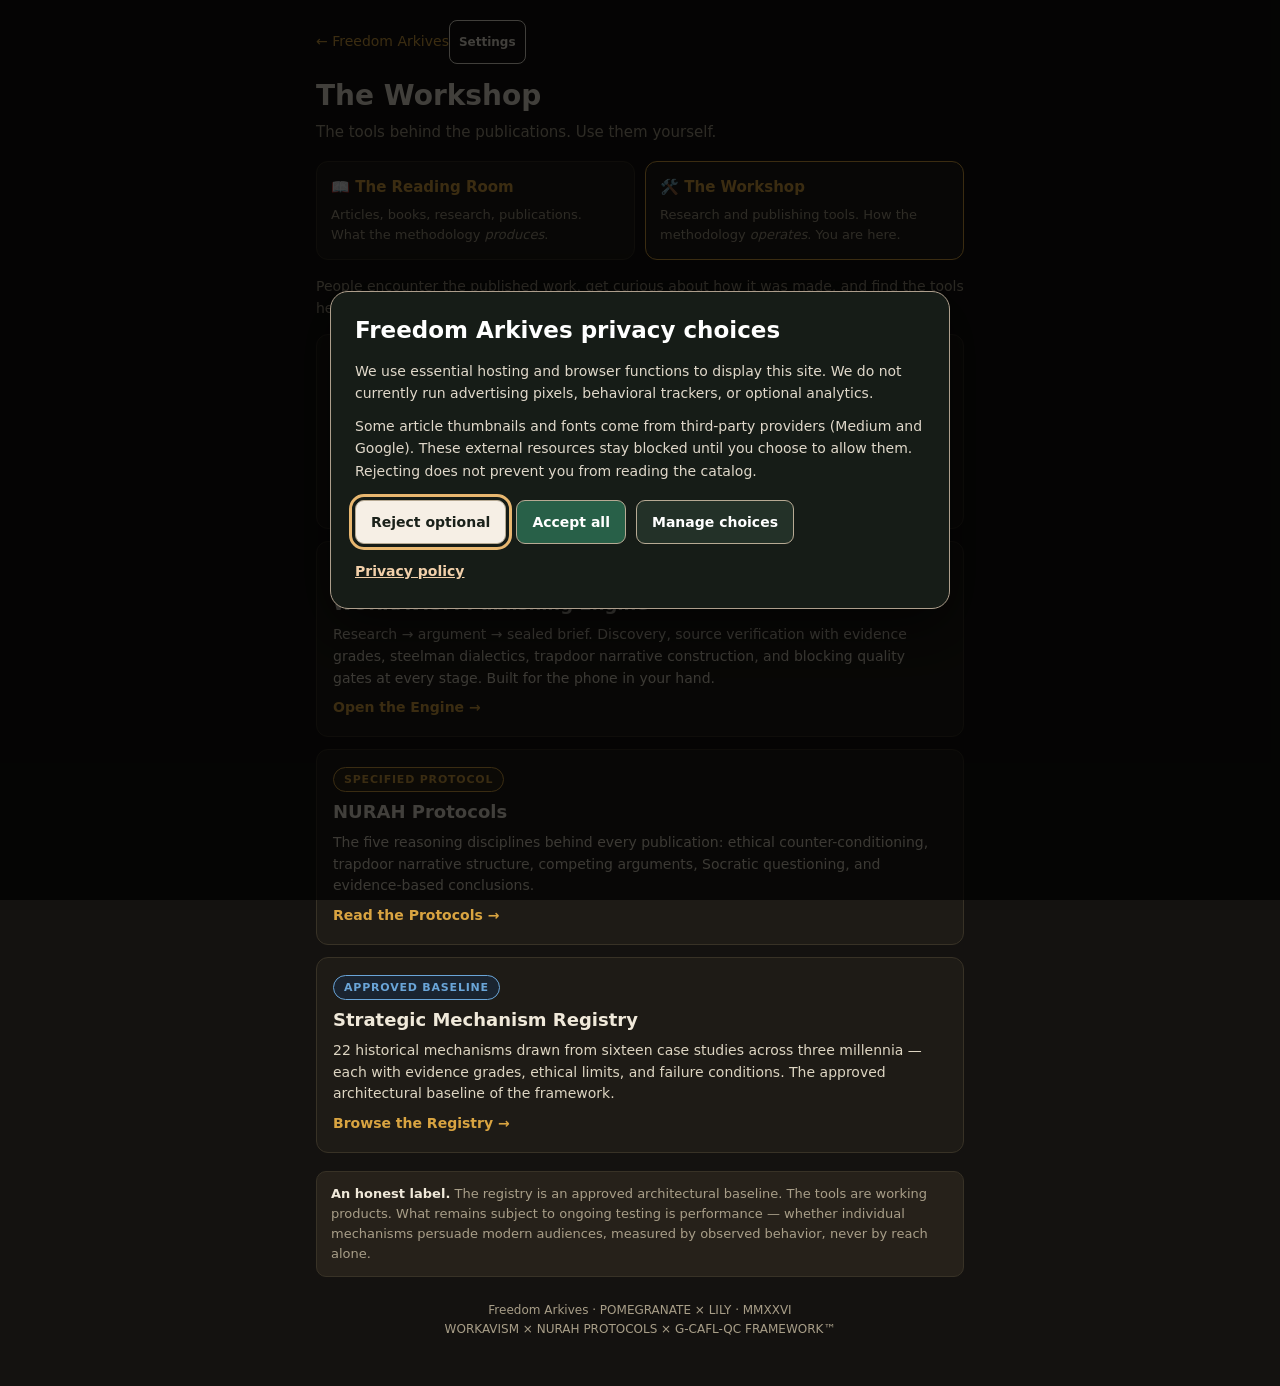
<file: workshop/index.html>
<!DOCTYPE html>
<html lang="en">
<head>
<meta charset="UTF-8">
<meta name="referrer" content="no-referrer">
<meta name="viewport" content="width=device-width, initial-scale=1, viewport-fit=cover">
<title>The Workshop — Freedom Arkives</title>
<meta name="description" content="Explore Freedom Arkives research and publishing tools, including the WORKAVISM Publishing Engine, NURAH Protocols, and Strategic Mechanism Registry.">
<meta name="robots" content="index,follow,max-image-preview:large">
<link rel="canonical" href="https://pomegranatexlily.github.io/freedom-arkives/workshop/">
<style>
:root{--bg:#141210;--card:#1e1b16;--card2:#26211a;--ink:#f0e9da;--dim:#a89e88;--amber:#d9a441;--line:#383226;--green:#7fb069}
*{box-sizing:border-box}body{margin:0;background:var(--bg);color:var(--ink);font-family:-apple-system,system-ui,"Segoe UI",Roboto,sans-serif;line-height:1.55}
.wrap{max-width:680px;margin:0 auto;padding:20px 16px 48px}
.top a{color:var(--amber);text-decoration:none;font-size:14px}
h1{font-size:28px;margin:10px 0 4px}.sub{color:var(--dim);font-size:15px;margin:0 0 16px}
.rooms{display:grid;grid-template-columns:1fr 1fr;gap:10px;margin:16px 0}
@media(max-width:480px){.rooms{grid-template-columns:1fr}}
.room{background:var(--card);border:1px solid var(--line);border-radius:12px;padding:14px}
.room h3{margin:0 0 6px;font-size:15px;color:var(--amber)}
.room p{font-size:13px;color:var(--dim);margin:0}
.room.here{border-color:var(--amber)}
.tool{display:block;background:var(--card);border:1px solid var(--line);border-radius:12px;padding:16px;margin-bottom:12px;text-decoration:none;color:var(--ink)}
.tool h2{margin:6px 0 6px;font-size:18px}
.tool p{font-size:14px;color:#ddd5c2;margin:6px 0}
.tool .go{color:var(--amber);font-weight:700;font-size:14px}
.tag{display:inline-block;font-size:11px;font-weight:800;letter-spacing:.8px;padding:3px 10px;border-radius:20px;text-transform:uppercase}
.tag.live{background:#1d2b1a;color:var(--green);border:1px solid var(--green)}
.tag.base{background:#1a2430;color:#6aa5d8;border:1px solid #6aa5d8}
.tag.proto{background:#2b2416;color:var(--amber);border:1px solid var(--amber)}
.integrity{background:var(--card2);border:1px solid var(--line);border-radius:10px;padding:12px 14px;font-size:13px;color:var(--dim);margin:18px 0}
.integrity b{color:var(--ink)}
footer{margin-top:24px;font-size:12px;color:var(--dim);text-align:center}
</style>
<script src="../privacy-consent.js"></script>
<script src="../offline-register.js" defer></script>
</head>
<body><div class="wrap">
<div class="top"><a href="../">← Freedom Arkives</a></div>
<h1>The Workshop</h1>
<p class="sub">The tools behind the publications. Use them yourself.</p>
<div class="rooms">
<div class="room"><h3>📖 The Reading Room</h3><p>Articles, books, research, publications. What the methodology <i>produces</i>.</p></div>
<div class="room here"><h3>🛠️ The Workshop</h3><p>Research and publishing tools. How the methodology <i>operates</i>. You are here.</p></div>
</div>
<p style="font-size:14px;color:var(--dim)">People encounter the published work, get curious about how it was made, and find the tools here. The Reading Room shows the results. The Workshop hands you the instruments.</p>

<a class="tool" href="https://pomegranatexlily.github.io/gcaflqc-builder/">
<span class="tag live">Working product</span>
<h2>G-CAFL-QC Builder</h2>
<p>Turn a vague idea into a complete, sealed brief. Goal, Context, Audience, Format, Limits — with deterministic quality checks and a human seal. The brief is the document everything downstream consumes.</p>
<span class="go">Open the Builder →</span></a>

<a class="tool" href="engine/">
<span class="tag live">Working product</span>
<h2>WORKAVISM Publishing Engine</h2>
<p>Research → argument → sealed brief. Discovery, source verification with evidence grades, steelman dialectics, trapdoor narrative construction, and blocking quality gates at every stage. Built for the phone in your hand.</p>
<span class="go">Open the Engine →</span></a>

<a class="tool" href="nurah/">
<span class="tag proto">Specified protocol</span>
<h2>NURAH Protocols</h2>
<p>The five reasoning disciplines behind every publication: ethical counter-conditioning, trapdoor narrative structure, competing arguments, Socratic questioning, and evidence-based conclusions.</p>
<span class="go">Read the Protocols →</span></a>

<a class="tool" href="registry/">
<span class="tag base">Approved baseline</span>
<h2>Strategic Mechanism Registry</h2>
<p>22 historical mechanisms drawn from sixteen case studies across three millennia — each with evidence grades, ethical limits, and failure conditions. The approved architectural baseline of the framework.</p>
<span class="go">Browse the Registry →</span></a>

<div class="integrity"><b>An honest label.</b> The registry is an approved architectural baseline. The tools are working products. What remains subject to ongoing testing is performance — whether individual mechanisms persuade modern audiences, measured by observed behavior, never by reach alone.</div>

<footer>Freedom Arkives · POMEGRANATE × LILY · MMXXVI<br>WORKAVISM × NURAH PROTOCOLS × G-CAFL-QC FRAMEWORK™</footer>
</div></body></html>
</file>
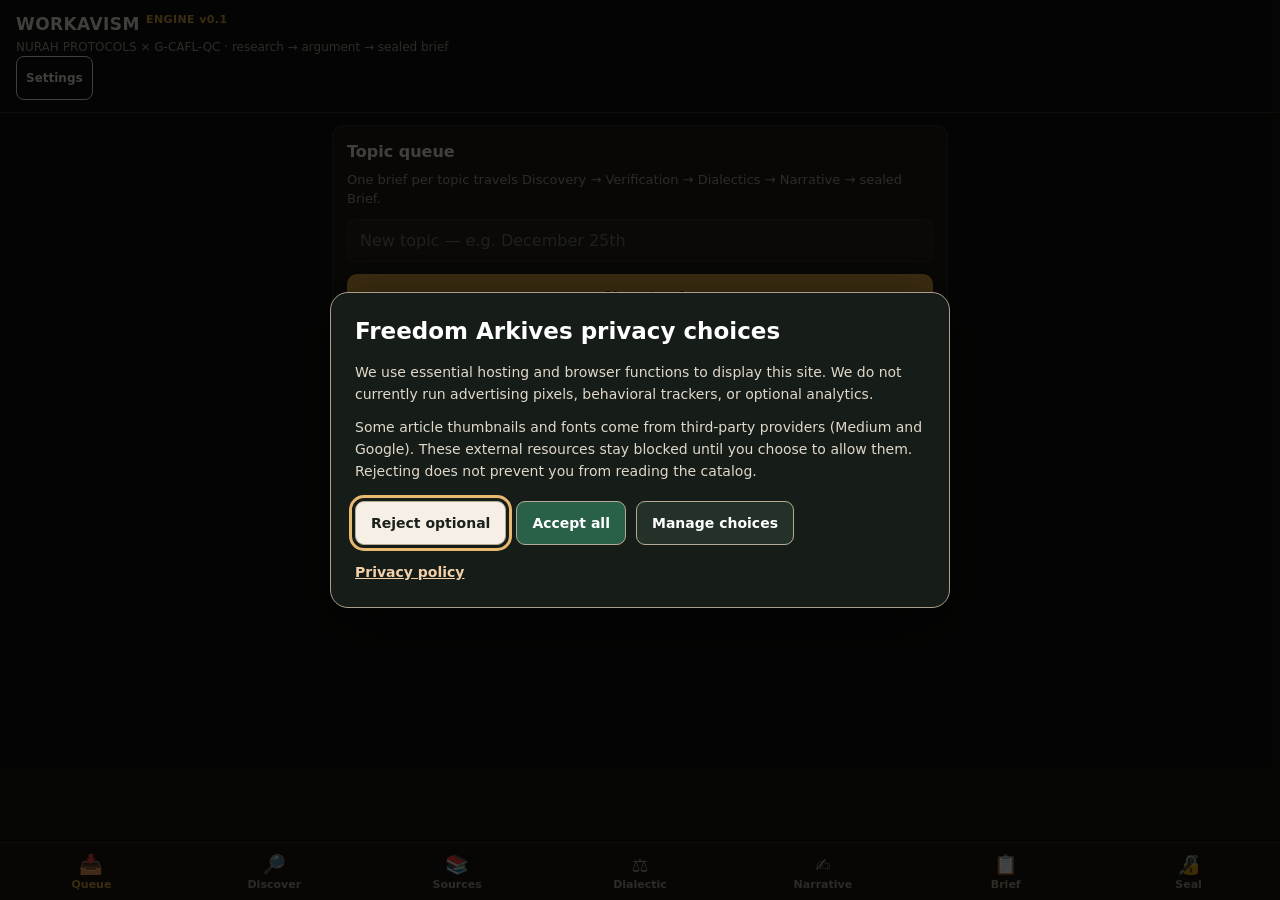
<file: workshop/engine/index.html>
<!DOCTYPE html>
<html lang="en">
<head>
<meta charset="UTF-8">
<meta name="referrer" content="no-referrer">
<meta name="viewport" content="width=device-width, initial-scale=1, viewport-fit=cover">
<title>Workavism Publishing Engine v0.1</title>
<meta name="description" content="Use the WORKAVISM Publishing Engine to structure research, evidence verification, arguments, and publication briefs.">
<meta name="robots" content="index,follow,max-image-preview:large">
<link rel="canonical" href="https://pomegranatexlily.github.io/freedom-arkives/workshop/engine/">
<style>
:root{
  --bg:#141210; --card:#1e1b16; --card2:#26211a; --ink:#f0e9da; --dim:#a89e88;
  --amber:#d9a441; --amber-d:#8a6420; --green:#7fb069; --red:#d1604f; --blue:#6aa5d8;
  --line:#383226; --radius:12px;
}
*{box-sizing:border-box; -webkit-tap-highlight-color:transparent}
body{margin:0; background:var(--bg); color:var(--ink); font-family:-apple-system,system-ui,"Segoe UI",Roboto,sans-serif; font-size:16px; line-height:1.45; padding-bottom:calc(76px + env(safe-area-inset-bottom));}
header.top{position:sticky; top:0; z-index:20; background:rgba(20,18,16,.96); backdrop-filter:blur(6px); border-bottom:1px solid var(--line); padding:12px 16px;}
header.top h1{margin:0; font-size:17px; letter-spacing:.4px}
header.top h1 .tm{color:var(--amber); font-size:11px; vertical-align:super}
header.top p{margin:2px 0 0; font-size:12px; color:var(--dim)}
main{max-width:640px; margin:0 auto; padding:12px 12px 24px}
.screen{display:none}
.screen.active{display:block; animation:fade .18s ease}
@keyframes fade{from{opacity:.4}to{opacity:1}}
.card{background:var(--card); border:1px solid var(--line); border-radius:var(--radius); padding:14px; margin-bottom:12px}
.card h2{margin:0 0 8px; font-size:16px}
.card h3{margin:12px 0 6px; font-size:14px; color:var(--amber)}
.hint{font-size:13px; color:var(--dim); margin:0 0 10px}
.field{margin-bottom:12px}
.field label{display:block; font-size:13px; color:var(--dim); margin-bottom:5px; font-weight:600}
.field input[type=text], .field textarea, .field select{width:100%; background:var(--card2); border:1px solid var(--line); color:var(--ink); border-radius:8px; padding:11px 12px; font-size:16px; font-family:inherit}
.field textarea{min-height:88px; resize:vertical}
.field input:focus, .field textarea:focus, .field select:focus{outline:none; border-color:var(--amber)}
.btn{display:block; width:100%; border:none; border-radius:10px; padding:14px; font-size:16px; font-weight:700; cursor:pointer; margin:8px 0; font-family:inherit}
.btn-p{background:var(--amber); color:#1a1408}
.btn-p:disabled{background:#4a4132; color:#8d8471; cursor:not-allowed}
.btn-g{background:var(--card2); color:var(--ink); border:1px solid var(--line)}
.btn-d{background:transparent; color:var(--red); border:1px solid var(--red)}
.btn-row{display:flex; gap:8px}
.btn-row .btn{margin:4px 0}
nav.tabs{position:fixed; left:0; right:0; bottom:0; z-index:30; background:#1a1712; border-top:1px solid var(--line); display:flex; padding-bottom:env(safe-area-inset-bottom)}
nav.tabs button{flex:1; background:none; border:none; color:var(--dim); font-size:11px; font-weight:600; padding:10px 2px 9px; cursor:pointer; font-family:inherit; min-height:52px}
nav.tabs button .ic{display:block; font-size:19px; margin-bottom:2px}
nav.tabs button.on{color:var(--amber)}
.badge{display:inline-block; font-size:11px; font-weight:700; padding:3px 9px; border-radius:20px; background:var(--card2); border:1px solid var(--line); color:var(--dim); text-transform:uppercase; letter-spacing:.5px}
.badge.sealed{background:#1d2b1a; border-color:var(--green); color:var(--green)}
.badge.blocked{background:#2b1d1a; border-color:var(--red); color:var(--red)}
.chip{display:inline-block; font-size:11px; font-weight:700; padding:2px 8px; border-radius:6px; margin:2px 4px 2px 0}
.chip.PRIMARY{background:#1d2b1a; color:var(--green); border:1px solid var(--green)}
.chip.SCHOLARSHIP{background:#1a2430; color:var(--blue); border:1px solid var(--blue)}
.chip.INTERPRETATION{background:#2b2416; color:var(--amber); border:1px solid var(--amber)}
.chip.PROVISIONAL{background:#2b1d1a; color:var(--red); border:1px solid var(--red)}
.chip.strong{background:#1d2b1a; color:var(--green)}
.chip.moderate{background:#1a2430; color:var(--blue)}
.chip.weak{background:#2b2416; color:var(--amber)}
.gate{display:flex; gap:10px; align-items:flex-start; background:var(--card2); border:1px solid var(--line); border-radius:8px; padding:10px 12px; margin-bottom:8px; font-size:14px}
.gate input{width:22px; height:22px; margin-top:1px; accent-color:var(--amber); flex-shrink:0}
.gate.ok{border-color:var(--green)}
.qc{border-radius:8px; padding:10px 12px; margin-bottom:8px; font-size:14px; background:var(--card2); border:1px solid var(--line)}
.qc.fail{border-color:var(--red)}
.qc.warn{border-color:var(--amber)}
.qc.pass{border-color:var(--green)}
.qc b{display:block; margin-bottom:2px}
.qc small{color:var(--dim)}
.banner{background:#2b1d1a; border:1px solid var(--red); color:#f2b8ac; border-radius:10px; padding:10px 14px; margin-bottom:12px; font-size:14px}
.banner.green{background:#1d2b1a; border-color:var(--green); color:#bfe3b2}
.src{border:1px solid var(--line); border-radius:8px; padding:10px 12px; margin-bottom:8px; background:var(--card2)}
.src .meta{font-size:12px; color:var(--dim); margin-top:4px}
.src .row{display:flex; gap:6px; margin-top:8px; flex-wrap:wrap}
.mini{background:var(--card); border:1px solid var(--line); color:var(--ink); border-radius:7px; padding:7px 10px; font-size:13px; cursor:pointer}
.mini.danger{color:var(--red); border-color:var(--red)}
details.wm{border:1px solid var(--line); border-radius:8px; margin-bottom:8px; background:var(--card2)}
details.wm summary{padding:10px 12px; font-size:14px; cursor:pointer; list-style:none}
details.wm summary::-webkit-details-marker{display:none}
details.wm .body{padding:0 12px 12px; font-size:13px; color:var(--dim)}
details.wm .body b{color:var(--ink)}
pre.out{background:#0e0c0a; border:1px solid var(--line); border-radius:8px; padding:12px; font-size:12px; overflow:auto; max-height:320px; white-space:pre-wrap; word-break:break-word}
.stagebar{display:flex; gap:4px; margin:8px 0 12px}
.stagebar span{flex:1; height:6px; border-radius:3px; background:var(--card2)}
.stagebar span.done{background:var(--amber)}
.stagebar span.cur{background:var(--amber-d)}
.empty{text-align:center; color:var(--dim); padding:36px 16px; font-size:14px}
.topicrow{display:flex; align-items:center; gap:10px; background:var(--card); border:1px solid var(--line); border-radius:10px; padding:12px; margin-bottom:8px; cursor:pointer}
.topicrow .t{flex:1; min-width:0}
.topicrow .t b{display:block; font-size:15px; white-space:nowrap; overflow:hidden; text-overflow:ellipsis}
.topicrow .t small{color:var(--dim); font-size:12px}
.kv{font-size:13px; color:var(--dim); margin:4px 0}
.kv b{color:var(--ink)}
</style>
<script src="../../privacy-consent.js"></script>
<script src="../../offline-register.js" defer></script>
</head>
<body>
<header class="top">
  <h1>WORKAVISM <span class="tm">ENGINE v0.1</span></h1>
  <p>NURAH PROTOCOLS × G-CAFL-QC · research → argument → sealed brief</p>
</header>
<main id="app"></main>
<nav class="tabs" id="tabs"></nav>
<script>
/* ============ WM REGISTRY (locked baseline v2, read-only) ============ */
const WM=[
{id:"WM-001",n:"Monumental Repetition",c:"Egypt",g:"moderate",e:"Repetition across durable surfaces outlasts any single proclamation.",t:"Test: does repeated-formula content outperform one-off posts on recall? Measure: unaided recall survey."},
{id:"WM-002",n:"Dynastic Continuity Curation",c:"Egypt",g:"strong",e:"Curated continuity signals stability; erasure (damnatio) signals rupture.",t:"Test: does an explicit series arc raise returning-reader rate vs standalone posts? Measure: returning readers."},
{id:"WM-003",n:"Visual Documentation of Power",c:"Assyria",g:"strong",e:"Images travel where text cannot; artifacts survive their makers.",t:"Test: do image-led posts earn more meaningful reads than text-only? Measure: completion rate."},
{id:"WM-004",n:"Reputation as Deterrence",c:"Assyria",g:"weak",e:"ADAPTATION EXCLUDED: fear-through-violence core not portable. Only credibility-through-demonstrated-rigor may transfer.",t:"Test (residue only): does citing primary sources raise trust scores? Measure: trust survey."},
{id:"WM-005",n:"Audience-Specific Legitimacy",c:"Persia",g:"moderate",e:"Same authority, different legitimating performance per audience.",t:"Test: does platform-specific framing outperform cross-posted identical copy? Measure: per-platform completion."},
{id:"WM-006",n:"Infrastructure as Communication System",c:"Persia",g:"moderate",e:"Build the publishing operation to persist beyond individual proclamations.",t:"Test: does a fixed cadence outperform irregular bursts on subscriber growth? Measure: subscriptions."},
{id:"WM-007",n:"Public Challenge / Morale Speech",c:"Israel/Judah",g:"moderate",e:"A direct public challenge can reframe a stalled debate — single textual instance.",t:"Test: does a direct-address post change reply sentiment vs neutral framing? Measure: reply analysis."},
{id:"WM-008",n:"Disciplined Silence",c:"Israel/Judah",g:"weak",e:"Not reacting to every provocation preserves authority; single instance, intent interpretive.",t:"Test: does non-response to bait reduce pile-on duration? Measure: thread lifespan."},
{id:"WM-009",n:"Deliberative Identity Rhetoric",c:"Greece",g:"moderate",e:"Structured argument that builds shared identity before making the ask.",t:"Test: does identity-first framing raise completion vs argument-first? Measure: completion rate."},
{id:"WM-010",n:"Segmented Legitimation",c:"Macedonia",g:"moderate",e:"Audience-specific entry points, same central message. Failure mode: audiences comparing notes.",t:"Test: do segmented hooks outperform one generic hook? Measure: click-through per segment."},
{id:"WM-011",n:"Distributed Unavoidable Messaging",c:"Rome",g:"moderate",e:"Consistent identity across every surface; publish your account before opponents publish theirs.",t:"Test: does preemptive framing reduce hostile reframing in replies? Measure: reply sentiment."},
{id:"WM-012",n:"Channel Control + Diplomatic Intelligence",c:"Byzantium",g:"moderate",e:"Control venue and timing; treat every engagement as intelligence-gathering.",t:"Test: does owned-channel-first publishing outperform rented-channel-first on returning readers?"},
{id:"WM-013",n:"Intelligence Before Commitment",c:"China",g:"provisional",e:"Deception half EXCLUDED. Portable: research the terrain before publishing a word.",t:"Test: does pre-publication audience research raise relevance scores? Measure: relevance survey."},
{id:"WM-014",n:"Rapid Relay + Decentralized Execution",c:"Mongols",g:"moderate",e:"Coercive surrender-calculus EXCLUDED. Portable: rapid internal relay, delegated execution.",t:"Test: does a relay workflow (draft→review→publish SLAs) raise output cadence? Measure: posts/week."},
{id:"WM-015",n:"Serial Signed Communiqué",c:"Napoleonic France",g:"moderate",e:"A named personal channel carries more trust than an institutional one; credibility is spendable.",t:"Test: does signed authorship outperform brand-only voice on trust? Measure: trust survey."},
{id:"WM-016",n:"Credibility Laundering via Borrowed Trust",c:"WWI",g:"moderate",e:"Secrecy EXCLUDED. Portable only with disclosed sources: borrowed authority works while claims verify.",t:"Test: does cited-expert framing outperform uncited claims on shares? Measure: shares + trust."},
{id:"WM-017",n:"Costly Honesty Premium",c:"WWII / Cold War",g:"moderate",e:"Admitting errors publicly is the trust mechanism — per adversary analysts themselves.",t:"Test: does a public correction raise long-run trust vs silent edit? Measure: trust survey."},
{id:"WM-018",n:"Value-First Sequencing",c:"WWII (PWE/Delmer)",g:"moderate",e:"Persona-deception EXCLUDED. Portable: earn the audience's time with what they want, then pivot.",t:"Test: does value-first sequencing raise pivot-post completion? This is the trapdoor hypothesis. Measure: completion."},
{id:"WM-019",n:"Surrogate Home-Service",c:"Cold War",g:"moderate",e:"Concealed sponsorship EXCLUDED (catastrophic failure mode). Portable: speak into closed conversations as a participant.",t:"Test: does native-participant posting outperform broadcast posting in a community? Measure: replies."},
{id:"WM-020",n:"Narrative Laundering Detection",c:"Cold War",g:"moderate",e:"OFFENSIVE USE EXCLUDED ENTIRELY. Defensive-only: provenance tracing as an immune system.",t:"Test: does provenance-checking reduce amplification of laundered claims? Measure: retraction rate."},
{id:"WM-021",n:"Domestic Persuasion Immune Response",c:"WWII (OWI)",g:"strong",e:"Build the firewall between internal messaging and external persuasion before scaling.",t:"Test: does disclosed-sponsorship labeling preserve trust vs undisclosed? Measure: trust survey."},
{id:"WM-022",n:"Reach ≠ Effect Measurement Discipline",c:"Meta (all systems)",g:"strong",e:"Reach is measurable, persuasion mostly isn't. No reach metric may be presented as an effect metric.",t:"Governs all tests: every experiment must name its behavioral metric up front."}
];
const ETHICS=[
 "No deception or manipulation as a method — studied, never deployed.",
 "No military-coercion mechanisms adapted to civilian publishing.",
 "I will seek out counterevidence, not just supporting sources.",
 "No claim will exceed what its cited source actually establishes.",
 "Private motives will not be asserted without evidence."
];
const STAGES=["discovery","verification","dialectics","narrative","brief"];
const STAGE_LABEL={discovery:"Discovery",verification:"Verification",dialectics:"Dialectics",narrative:"Narrative",brief:"Brief",sealed:"Sealed"};
const TABS=[["queue","📥","Queue"],["discovery","🔎","Discover"],["sources","📚","Sources"],["dialectics","⚖️","Dialectic"],["narrative","✍️","Narrative"],["brief","📋","Brief"],["seal","🔏","Seal"]];

/* ============ STORE ============ */
const LSKEY="workavism_engine_v01";
let S={topics:[],cur:null,screen:"queue"};
function save(){try{localStorage.setItem(LSKEY,JSON.stringify({topics:S.topics,cur:S.cur}));}catch(e){}}
function load(){try{const d=JSON.parse(localStorage.getItem(LSKEY));if(d){S.topics=d.topics||[];S.cur=d.cur||null;}}catch(e){}}
function uid(){return "t"+Date.now().toString(36)+Math.floor(Math.random()*999);}
function cur(){return S.topics.find(t=>t.id===S.cur)||null;}
function esc(s){return String(s==null?"":s).replace(/&/g,"&amp;").replace(/</g,"&lt;").replace(/>/g,"&gt;").replace(/"/g,"&quot;");}
function blankTopic(title){return{id:uid(),title:title||"Untitled topic",createdAt:Date.now(),updatedAt:Date.now(),stage:"discovery",
 discovery:{question:"",goal:"",context:"",audience:"",format:"",limits:"",ethics:[false,false,false,false,false]},
 sources:[],dialectics:{thesis:"",antithesis:"",steelman:false,synthesis:"",resolution:"resolved"},
 narrative:{hook:"",context:"",tension:"",explanation:"",pivot:"",socratic:"",mechanisms:[]},
 brief:{G:"",C:"",A:"",F:"",L:""},seal:null};}
function touch(){const t=cur();if(t){t.updatedAt=Date.now();if(t.seal){t.seal=null;const b=document.getElementById("sealbanner");if(b)b.style.display="block";}save();}}

/* ============ SHELL ============ */
function renderTabs(){document.getElementById("tabs").innerHTML=TABS.map(([k,ic,lb])=>
 `<button class="${S.screen===k?"on":""}" onclick="go('${k}')"><span class="ic">${ic}</span>${lb}</button>`).join("");}
function go(k){S.screen=k;render();}
function stageIdx(t){return t.seal?5:STAGES.indexOf(t.stage);}
function stagebar(t){const i=stageIdx(t);return `<div class="stagebar">${STAGES.map((s,j)=>`<span class="${j<i?"done":j===i?"cur":""}"></span>`).join("")}</div>`;}
function render(){renderTabs();const app=document.getElementById("app");
 const R={queue:vQueue,discovery:vDiscovery,sources:vSources,dialectics:vDialectics,narrative:vNarrative,brief:vBrief,seal:vSeal};
 app.innerHTML=(R[S.screen]||vQueue)();}
function needTopic(){const t=cur();if(!t){return `<div class="empty">No topic selected.<br><br><button class="btn btn-p" onclick="go('queue')">Open the queue</button></div>`;}return null;}
/* ============ QUEUE ============ */
function vQueue(){const ts=[...S.topics].sort((a,b)=>b.updatedAt-a.updatedAt);
 let h=`<div class="card"><h2>Topic queue</h2><p class="hint">One brief per topic travels Discovery → Verification → Dialectics → Narrative → sealed Brief.</p>
 <div class="field"><input type="text" id="newtitle" placeholder="New topic — e.g. December 25th"></div>
 <button class="btn btn-p" onclick="mkTopic()">+ New topic</button></div>`;
 if(!ts.length)h+=`<div class="empty">No topics yet.<br>Create the first one above.</div>`;
 h+=ts.map(t=>`<div class="topicrow" onclick="openTopic('${t.id}')">
   <div class="t"><b>${esc(t.title)}</b><small>${new Date(t.updatedAt).toLocaleDateString()} · ${STAGE_LABEL[t.seal?"sealed":t.stage]}</small></div>
   <span class="badge ${t.seal?"sealed":""}">${t.seal?"🔏 sealed":STAGE_LABEL[t.stage]}</span></div>`).join("");
 return h;}
function mkTopic(){const v=(document.getElementById("newtitle").value||"").trim();const t=blankTopic(v||undefined);S.topics.push(t);S.cur=t.id;save();go("discovery");}
function openTopic(id){S.cur=id;const t=cur();go(t.seal?"seal":"discovery");}
function delTopic(){if(!confirm("Delete this topic and all its work?"))return;S.topics=S.topics.filter(t=>t.id!==S.cur);S.cur=null;save();go("queue");}

/* ============ DISCOVERY ============ */
function vDiscovery(){const n=needTopic();if(n)return n;const t=cur(),d=t.discovery;
 const gatesOk=d.ethics.every(Boolean);
 return `${stagebar(t)}<div id="sealbanner" class="banner" style="display:none">Seal cleared by an edit — review and re-seal before handoff.</div>
 <div class="card"><h2>🔎 Discovery <span class="badge">${STAGE_LABEL[t.stage]}</span></h2>
 <p class="hint">${esc(t.title)} — capture the question and the brief skeleton. The brief is created here and travels through every stage.</p>
 <div class="field"><label>Topic title</label><input type="text" value="${esc(t.title)}" oninput="setT('title',this.value)"></div>
 <div class="field"><label>Question, contradiction, or claim</label><textarea oninput="setD('question',this.value)" placeholder="What is being investigated?">${esc(d.question)}</textarea></div>
 <h3>G-CAFL-QC brief skeleton</h3>
 ${["goal","context","audience","format","limits"].map(k=>`<div class="field"><label>${k[0].toUpperCase()+k.slice(1)}</label><textarea style="min-height:56px" oninput="setD('${k}',this.value)" placeholder="">${esc(d[k])}</textarea></div>`).join("")}
 <h3>Ethical counter-conditioning — blocking gate</h3>
 <p class="hint">All five must be checked before Verification unlocks. These are the Nurah ethical limits, enforced as data.</p>
 ${ETHICS.map((e,i)=>`<label class="gate ${d.ethics[i]?"ok":""}"><input type="checkbox" ${d.ethics[i]?"checked":""} onchange="setE(${i},this.checked)"><span>${e}</span></label>`).join("")}
 <button class="btn ${gatesOk?"btn-p":"btn-p"}" ${gatesOk?"":"disabled"} onclick="adv('verification')">Continue to Verification →</button>
 ${gatesOk?"":'<p class="hint">Complete the ethics checklist to unlock Verification.</p>'}
 <button class="btn btn-d" onclick="delTopic()">Delete topic</button></div>`;}
function setT(k,v){const t=cur();t[k]=v;touch();save();}
function setD(k,v){const t=cur();t.discovery[k]=v;touch();save();}
function setE(i,v){const t=cur();t.discovery.ethics[i]=v;touch();save();render();}
function adv(stage){const t=cur();t.stage=stage;touch();save();go(stage==="verification"?"sources":stage);}

/* ============ SOURCES ============ */
function vSources(){const n=needTopic();if(n)return n;const t=cur();
 const prim=t.sources.filter(s=>s.type==="PRIMARY"||s.type==="SCHOLARSHIP").length;
 const ce=t.sources.filter(s=>s.counter).length;
 const ok=prim>=1&&ce>=1;
 let h=`${stagebar(t)}<div id="sealbanner" class="banner" style="display:none">Seal cleared by an edit — review and re-seal before handoff.</div>
 <div class="card"><h2>📚 Source ledger <span class="badge">${STAGE_LABEL[t.stage]}</span></h2>
 <p class="hint">Verification: primary sources, scholarship, counterevidence, uncertainty notes. No claim may exceed what its source establishes.</p>
 <div class="qc ${prim>=1?"pass":"fail"}"><b>${prim>=1?"✓":"✗"} Scholarly base</b><small>≥1 PRIMARY or SCHOLARSHIP source required (have ${prim})</small></div>
 <div class="qc ${ce>=1?"pass":"fail"}"><b>${ce>=1?"✓":"✗"} Counterevidence</b><small>≥1 source flagged as counterevidence required (have ${ce})</small></div>`;
 h+=t.sources.map(s=>`<div class="src"><div><b>${esc(s.cite||"(untitled)")}</b></div>
   <div><span class="chip ${s.type}">${s.type}</span>${s.counter?'<span class="chip PROVISIONAL">COUNTEREVIDENCE</span>':""}${s.prov?'<span class="chip PROVISIONAL">PROVISIONAL</span>':""}</div>
   ${s.url?`<div class="meta">🔗 ${esc(s.url)}</div>`:""}${s.note?`<div class="meta">📝 ${esc(s.note)}</div>`:""}
   <div class="row"><button class="mini" onclick="togS('${s.id}','counter')">${s.counter?"Unflag counter":"Flag counter"}</button>
   <button class="mini" onclick="togS('${s.id}','prov')">${s.prov?"Unflag prov.":"Flag provisional"}</button>
   <button class="mini danger" onclick="delS('${s.id}')">Remove</button></div></div>`).join("");
 h+=`<h3>Add source</h3>
 <div class="field"><label>Citation</label><input type="text" id="sc" placeholder="Author, Title (year)"></div>
 <div class="field"><label>URL (optional)</label><input type="text" id="su" placeholder="https://…"></div>
 <div class="field"><label>Type</label><select id="st"><option>PRIMARY</option><option>SCHOLARSHIP</option><option>INTERPRETATION</option></select></div>
 <div class="field"><label>Uncertainty / limitation note</label><input type="text" id="sn" placeholder="What this source does NOT establish"></div>
 <button class="btn btn-g" onclick="addS()">+ Add source</button>
 <button class="btn ${ok?"btn-p":"btn-p"}" ${ok?"":"disabled"} onclick="adv('dialectics')">Continue to Dialectics →</button>
 ${ok?"":'<p class="hint">Add scholarly base and counterevidence to unlock Dialectics.</p>'}</div>`;
 return h;}
function addS(){const t=cur();const c=document.getElementById("sc").value.trim();if(!c){alert("Citation required.");return;}
 t.sources.push({id:uid(),cite:c,url:document.getElementById("su").value.trim(),type:document.getElementById("st").value,note:document.getElementById("sn").value.trim(),counter:false,prov:false});
 touch();save();render();}
function delS(id){const t=cur();t.sources=t.sources.filter(s=>s.id!==id);touch();save();render();}
function togS(id,k){const t=cur();const s=t.sources.find(x=>x.id===id);s[k]=!s[k];touch();save();render();}
/* ============ DIALECTICS ============ */
function vDialectics(){const n=needTopic();if(n)return n;const t=cur(),d=t.dialectics;
 const ok=d.thesis.trim()&&d.antithesis.trim()&&d.steelman&&(d.resolution!=="resolved"||d.synthesis.trim());
 return `${stagebar(t)}<div id="sealbanner" class="banner" style="display:none">Seal cleared by an edit — review and re-seal before handoff.</div>
 <div class="card"><h2>⚖️ Dialectics <span class="badge">${STAGE_LABEL[t.stage]}</span></h2>
 <p class="hint">Build the thesis, the strongest antithesis, and the warranted synthesis. Do not force a conclusion — <i>unresolved</i> and <i>insufficient evidence</i> are valid terminal states.</p>
 <div class="field"><label>Thesis — the claim under investigation</label><textarea oninput="setX('thesis',this.value)">${esc(d.thesis)}</textarea></div>
 <div class="field"><label>Antithesis — the strongest opposing argument, stated fairly</label><textarea oninput="setX('antithesis',this.value)">${esc(d.antithesis)}</textarea></div>
 <label class="gate ${d.steelman?"ok":""}"><input type="checkbox" ${d.steelman?"checked":""} onchange="setX('steelman',this.checked)"><span><b>Steelman check:</b> the antithesis above is the strongest version of the opposing case, not a strawman. (Blocking gate.)</span></label>
 <div class="field"><label>Resolution</label><select onchange="setX('resolution',this.value)">
   ${["resolved","unresolved","insufficient_evidence"].map(r=>`<option value="${r}" ${d.resolution===r?"selected":""}>${r.replace("_"," ")}</option>`).join("")}</select></div>
 <div class="field"><label>Synthesis — warranted by the evidence (required only if resolved)</label><textarea oninput="setX('synthesis',this.value)">${esc(d.synthesis)}</textarea></div>
 ${t.sources.filter(s=>s.counter).map(s=>`<div class="qc warn"><b>Counterevidence on record</b><small>${esc(s.cite)} — surface it in the synthesis, don't bury it.</small></div>`).join("")}
 <button class="btn btn-p" id="advbtn" ${ok?"":"disabled"} onclick="adv('narrative')">Continue to Narrative →</button>
 ${ok?"":'<p class="hint">Thesis, fair antithesis, steelman check, and synthesis (or a terminal state) unlock Narrative.</p>'}</div>`;}
function dxOk(t){const d=t.dialectics;return !!(d.thesis.trim()&&d.antithesis.trim()&&d.steelman&&(d.resolution!=="resolved"||d.synthesis.trim()));}
function setX(k,v){const t=cur();t.dialectics[k]=v;touch();save();
 const b=document.getElementById("advbtn");if(b)b.disabled=!dxOk(t);
 if(k==="steelman"||k==="resolution")render();}

/* ============ NARRATIVE ============ */
function vNarrative(){const n=needTopic();if(n)return n;const t=cur(),v=t.narrative;
 const words=v.hook.trim()?v.hook.trim().split(/\s+/).length:0;
 return `${stagebar(t)}<div id="sealbanner" class="banner" style="display:none">Seal cleared by an edit — review and re-seal before handoff.</div>
 <div class="card"><h2>✍️ Narrative — trapdoor structure</h2>
 <p class="hint">Hook → context → tension → explanation → pivot → Socratic close. Lead with the debate people already fight about; pivot into the framework.</p>
 <div class="field"><label>Hook — mass-appeal entry (≤15 words: ${words}/15) ${words>15?'<span class="chip PROVISIONAL">OVER</span>':""}</label>
 <textarea style="min-height:56px" oninput="setN('hook',this.value)" placeholder="The fight people are already having">${esc(v.hook)}</textarea></div>
 <div class="field"><label>Context</label><textarea oninput="setN('context',this.value)">${esc(v.context)}</textarea></div>
 <div class="field"><label>Tension</label><textarea oninput="setN('tension',this.value)">${esc(v.tension)}</textarea></div>
 <div class="field"><label>Explanation — evidence-based</label><textarea oninput="setN('explanation',this.value)">${esc(v.explanation)}</textarea></div>
 <div class="field"><label>Trapdoor pivot — into the covenant framework</label><textarea oninput="setN('pivot',this.value)" placeholder="The deeper pattern this reveals">${esc(v.pivot)}</textarea></div>
 <div class="field"><label>Socratic closing question (required — blocking at seal)</label><textarea style="min-height:56px" oninput="setN('socratic',this.value)">${esc(v.socratic)}</textarea></div>
 <h3>Mechanism links — read-only registry refs</h3>
 <p class="hint">Tap to attach. Ethical limits from the locked baseline travel with each reference.</p>
 ${WM.map(m=>`<details class="wm"><summary><input type="checkbox" style="accent-color:var(--amber)" ${v.mechanisms.includes(m.id)?"checked":""} onclick="event.stopPropagation();togM('${m.id}')"> <b>${m.id}</b> · ${esc(m.n)} <span class="chip ${m.g}">${m.g}</span></summary><div class="body"><b>${esc(m.c)}</b><br>${esc(m.e)}<br><br><b>Test:</b> ${esc(m.t)}</div></details>`).join("")}
 <button class="btn btn-p" onclick="adv('brief')">Continue to Brief & QC →</button></div>`;}
function setN(k,v){const t=cur();t.narrative[k]=v;touch();save();}
function togM(id){const t=cur();const a=t.narrative.mechanisms;const i=a.indexOf(id);i>=0?a.splice(i,1):a.push(id);touch();save();}
/* ============ BRIEF + QC ============ */
function qc(t){const b=[],w=[];
 const d=t.discovery,v=t.narrative,x=t.dialectics;
 if(!d.goal.trim()||!d.context.trim()||!d.audience.trim()||!d.format.trim()||!d.limits.trim())b.push(["Brief incomplete","Every G/C/A/F/L row must be filled — empty rows are seal gates."]);
 if(!t.sources.some(s=>s.type==="PRIMARY"||s.type==="SCHOLARSHIP"))b.push(["No scholarly base","At least one PRIMARY or SCHOLARSHIP source is required."]);
 if(!t.sources.some(s=>s.counter))b.push(["No counterevidence","At least one source must be flagged as counterevidence."]);
 if(!d.ethics.every(Boolean))b.push(["Ethics checklist incomplete","All five ethical counter-conditioning checks required."]);
 if(!x.steelman)b.push(["Steelman unchecked","The antithesis must be confirmed as the strongest opposing case."]);
 if(x.resolution==="resolved"&&!x.synthesis.trim())b.push(["Synthesis missing","A resolved dialectic requires a warranted synthesis."]);
 if(!v.socratic.trim())b.push(["Socratic close missing","The narrative requires a closing question."]);
 const hw=v.hook.trim()?v.hook.trim().split(/\s+/).length:0;
 if(v.hook.trim()&&hw>15)w.push(["Hook over 15 words",`Currently ${hw} words. Trapdoor hooks stay ≤15.`]);
 const vague=["very","really","things","stuff","many people","experts say","it is believed"];
 const hay=(d.question+" "+v.explanation+" "+x.synthesis).toLowerCase();
 const found=vague.filter(p=>hay.includes(p));
 if(found.length)w.push(["Vague language detected",`Found: ${found.join(", ")}. Name the thing.`]);
 if(t.sources.some(s=>s.prov))w.push(["Provisional sources on record","Provisional flags must travel with any published claim."]);
 return{b,w};}
function qcHtml(t){const{b,w}=qc(t);
 return `<h3>Blocking QC — ${b.length?b.length+" failing":"all clear"}</h3>
 ${b.length?b.map(([h,s])=>`<div class="qc fail"><b>✗ ${h}</b><small>${s}</small></div>`).join(""):'<div class="qc pass"><b>✓ All blocking checks pass</b><small>Seal is available.</small></div>'}
 <h3>Advisory QC — ${w.length}</h3>
 ${w.map(([h,s])=>`<div class="qc warn"><b>⚠ ${h}</b><small>${s}</small></div>`).join("")||'<div class="qc pass"><b>✓ No advisories</b></div>'}`;}
function vBrief(){const n=needTopic();if(n)return n;const t=cur(),{b}=qc(t);
 const rows=[["G","Goal"],["C","Context"],["A","Audience"],["F","Format"],["L","Limits"]];
 return `${stagebar(t)}<div id="sealbanner" class="banner" style="display:none">Seal cleared by an edit — review and re-seal before handoff.</div>
 <div class="card"><h2>📋 Brief & Quality Control</h2>
 <p class="hint">The brief is the document. Review each row, then clear QC before sealing.</p>
 ${rows.map(([k,lb])=>`<div class="field"><label>${lb}</label><textarea style="min-height:56px" oninput="setB('${k}',this.value)">${esc(t.brief[k])}</textarea></div>`).join("")}
 <div id="qcwrap">${qcHtml(t)}</div>
 <button class="btn btn-p" id="advbtn" ${b.length?"disabled":""} onclick="go('seal')">Continue to Seal →</button></div>`;}
function setB(k,v){const t=cur();t.brief[k]=v;touch();save();
 const qw=document.getElementById("qcwrap");if(qw)qw.innerHTML=qcHtml(t);
 const btn=document.getElementById("advbtn");if(btn)btn.disabled=qc(t).b.length>0;}

/* ============ SEAL + HANDOFF ============ */
function vSeal(){const n=needTopic();if(n)return n;const t=cur(),{b}=qc(t);
 const sealed=!!t.seal;
 let h=`${stagebar(t)}`;
 h+=sealed?`<div class="banner green">🔏 Sealed ${new Date(t.seal.sealedAt).toLocaleString()}. This snapshot is frozen — any edit clears the seal.</div>`
  :`<div class="card"><h2>🔏 Seal the brief</h2><p class="hint">The human Seal action freezes this topic's research, dialectic, narrative, and brief into an immutable snapshot for handoff. Any later edit clears it.</p>
  ${b.length?`<div class="qc fail"><b>✗ ${b.length} blocking issue(s) remain</b><small>Clear them in the Brief tab first.</small></div>
  <button class="btn btn-p" disabled>Seal brief</button>`
  :`<button class="btn btn-p" onclick="doSeal()">🔏 Seal brief</button>`}</div>`;
 if(sealed){h+=`<div class="card"><h2>Snapshot</h2>
  <div class="kv"><b>Title:</b> ${esc(t.title)}</div>
  <div class="kv"><b>Hook:</b> ${esc(t.narrative.hook)}</div>
  <div class="kv"><b>Socratic close:</b> ${esc(t.narrative.socratic)}</div>
  <div class="kv"><b>Sources:</b> ${t.sources.length} (${t.sources.filter(s=>s.counter).length} counterevidence)</div>
  <div class="kv"><b>Mechanisms:</b> ${t.narrative.mechanisms.join(", ")||"none"}</div>
  <h3>Renderers</h3><pre class="out" id="out">Tap a renderer below.</pre>
  <div class="btn-row"><button class="btn btn-g" onclick="rend('md')">Markdown</button><button class="btn btn-g" onclick="rend('json')">JSON</button></div>
  <button class="btn btn-g" onclick="copyOut()">📋 Copy output</button>
  <h3>Handoff adapters</h3><p class="hint">Copy the brief, then open the model. Paste on arrival.</p>
  <div class="btn-row"><button class="btn btn-g" onclick="hand('https://chat.openai.com/')">ChatGPT</button><button class="btn btn-g" onclick="hand('https://claude.ai/')">Claude</button></div>
  <div class="btn-row"><button class="btn btn-g" onclick="hand('https://www.perplexity.ai/')">Perplexity</button><button class="btn btn-g" onclick="hand('https://grok.com/')">Grok</button></div>
  <button class="btn btn-g" onclick="shareOut()">↗ Share snapshot</button></div>`;}
 return h;}
function doSeal(){const t=cur();const snap=JSON.parse(JSON.stringify(t));delete snap.seal;t.seal={sealedAt:Date.now(),snapshot:snap};t.stage="sealed";save();render();}
function md(t){const s=t.seal?t.seal.snapshot:t;const L=[];
 L.push("# "+s.title,"","## Question",s.discovery.question,"","## Brief",
 `**Goal:** ${s.brief.G}`,`**Context:** ${s.brief.C}`,`**Audience:** ${s.brief.A}`,`**Format:** ${s.brief.F}`,`**Limits:** ${s.brief.L}`,"",
 "## Dialectic ("+s.dialectics.resolution.replace("_"," ")+")","**Thesis:** "+s.dialectics.thesis,"","**Antithesis:** "+s.dialectics.antithesis,"","**Synthesis:** "+(s.dialectics.synthesis||"_"+s.dialectics.resolution.replace("_"," ")+"_"),"",
 "## Narrative","**Hook:** "+s.narrative.hook,"","**Context:** "+s.narrative.context,"","**Tension:** "+s.narrative.tension,"","**Explanation:** "+s.narrative.explanation,"","**Pivot:** "+s.narrative.pivot,"","**Socratic close:** "+s.narrative.socratic,"",
 "## Sources",...s.sources.map(x=>`- [${x.type}]${x.counter?" [COUNTEREVIDENCE]":""}${x.prov?" [PROVISIONAL]":""} ${x.cite}${x.url?" — "+x.url:""}${x.note?" ("+x.note+")":""}`),"",
 "## Mechanism links",s.narrative.mechanisms.join(", ")||"none","",
 s.seal?`_Sealed ${new Date(s.seal.sealedAt).toLocaleString()} · Workavism Engine v0.1_`:"_Unsealed draft_");
 return L.join("\n");}
function rend(k){const t=cur();const el=document.getElementById("out");
 el.textContent=k==="md"?md(t):JSON.stringify(t.seal?t.seal.snapshot:t,null,2);}
function copyOut(){const el=document.getElementById("out");const txt=el.textContent;
 (navigator.clipboard?navigator.clipboard.writeText(txt):Promise.reject()).then(()=>alert("Copied.")).catch(()=>{const r=document.createRange();r.selectNode(el);getSelection().removeAllRanges();getSelection().addRange(r);document.execCommand("copy");alert("Copied.");});}
function hand(url){rend('md');copyOutSilent();window.open(url,"_blank");}
function copyOutSilent(){const el=document.getElementById("out");if(navigator.clipboard&&el)navigator.clipboard.writeText(el.textContent).catch(()=>{});}
function shareOut(){const t=cur();const txt=md(t);
 if(navigator.share)navigator.share({title:t.title,text:txt}).catch(()=>{});
 else copyOut();}

/* ============ INIT ============ */
load();render();
</script>
</body>
</html>
</file>
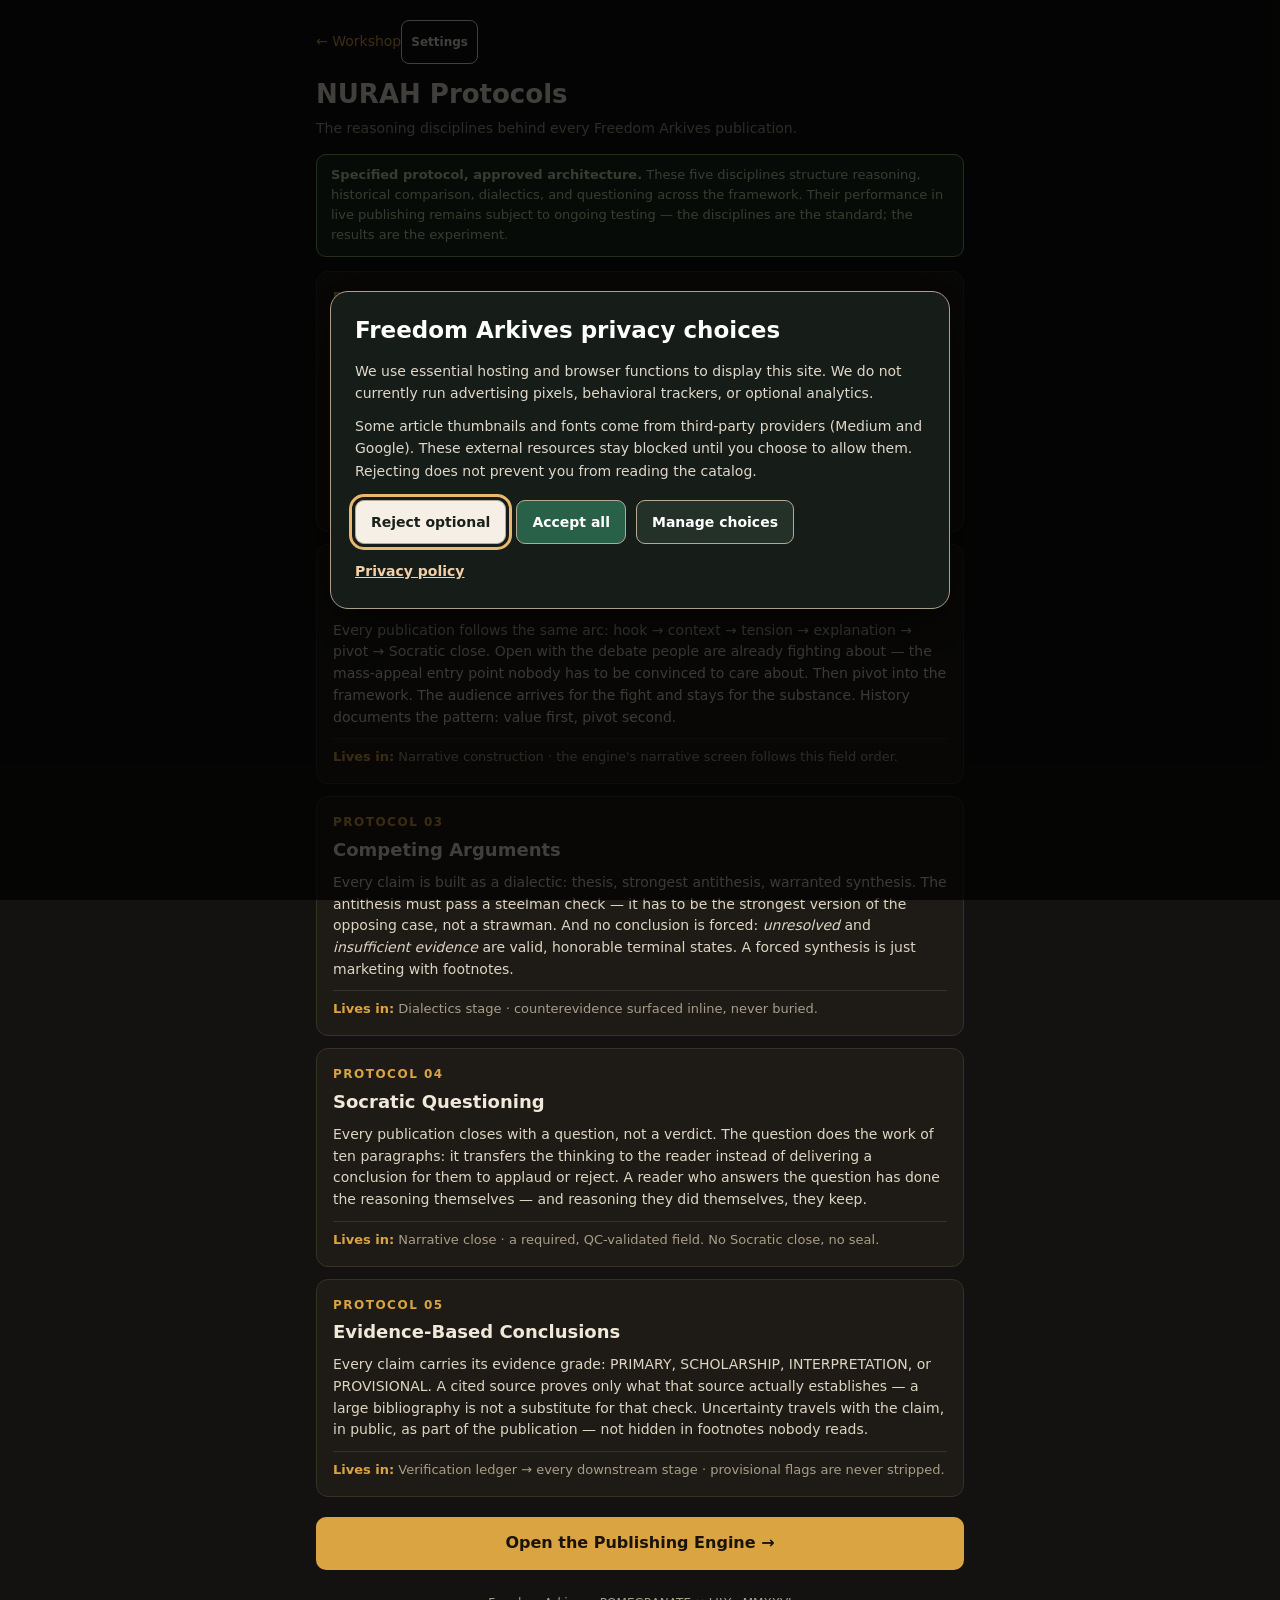
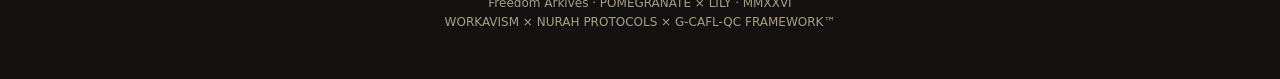
<file: workshop/nurah/index.html>
<!DOCTYPE html>
<html lang="en">
<head>
<meta charset="UTF-8">
<meta name="referrer" content="no-referrer">
<meta name="viewport" content="width=device-width, initial-scale=1, viewport-fit=cover">
<title>NURAH Protocols — Freedom Arkives Workshop</title>
<meta name="description" content="Learn the five NURAH Protocols reasoning disciplines behind Freedom Arkives research, historical comparison, and publication.">
<meta name="robots" content="index,follow,max-image-preview:large">
<link rel="canonical" href="https://pomegranatexlily.github.io/freedom-arkives/workshop/nurah/">
<style>
:root{--bg:#141210;--card:#1e1b16;--card2:#26211a;--ink:#f0e9da;--dim:#a89e88;--amber:#d9a441;--line:#383226;--green:#7fb069}
*{box-sizing:border-box}body{margin:0;background:var(--bg);color:var(--ink);font-family:-apple-system,system-ui,"Segoe UI",Roboto,sans-serif;line-height:1.55}
.wrap{max-width:680px;margin:0 auto;padding:20px 16px 48px}
.top a{color:var(--amber);text-decoration:none;font-size:14px}
h1{font-size:26px;margin:10px 0 4px}.sub{color:var(--dim);font-size:14px;margin:0 0 8px}
.integrity{background:#1d2b1a;border:1px solid var(--green);color:#bfe3b2;border-radius:10px;padding:10px 14px;font-size:13px;margin:14px 0}
.proto{background:var(--card);border:1px solid var(--line);border-radius:12px;padding:16px;margin-bottom:12px}
.proto .num{font-size:12px;font-weight:800;letter-spacing:1.5px;color:var(--amber)}
.proto h2{margin:4px 0 8px;font-size:18px}
.proto p{font-size:14px;margin:8px 0;color:#ddd5c2}
.proto .where{font-size:13px;color:var(--dim);border-top:1px solid var(--line);padding-top:8px;margin-top:10px}
.proto .where b{color:var(--amber)}
.cta{display:block;text-align:center;background:var(--amber);color:#1a1408;font-weight:800;text-decoration:none;border-radius:10px;padding:14px;margin:20px 0;font-size:16px}
footer{margin-top:24px;font-size:12px;color:var(--dim);text-align:center}
</style>
<script src="../../privacy-consent.js"></script>
<script src="../../offline-register.js" defer></script>
</head>
<body><div class="wrap">
<div class="top"><a href="../">← Workshop</a></div>
<h1>NURAH Protocols</h1>
<p class="sub">The reasoning disciplines behind every Freedom Arkives publication.</p>
<div class="integrity"><b>Specified protocol, approved architecture.</b> These five disciplines structure reasoning, historical comparison, dialectics, and questioning across the framework. Their performance in live publishing remains subject to ongoing testing — the disciplines are the standard; the results are the experiment.</div>

<div class="proto"><div class="num">PROTOCOL 01</div><h2>Ethical Counter-Conditioning</h2>
<p>Before any research begins, five checks must pass: no deception as a method, no military-coercion mechanisms adapted to civilian publishing, counterevidence actively sought, no claim exceeding what its source establishes, and no private motive asserted without evidence. Ethics here is not a statement of values — it is a blocking gate in the workflow. Deception and coercion are studied for understanding, never deployed as technique.</p>
<div class="where"><b>Lives in:</b> Discovery → Verification gate · enforced as data, not decoration.</div></div>

<div class="proto"><div class="num">PROTOCOL 02</div><h2>Trapdoor Narrative Structure</h2>
<p>Every publication follows the same arc: hook → context → tension → explanation → pivot → Socratic close. Open with the debate people are already fighting about — the mass-appeal entry point nobody has to be convinced to care about. Then pivot into the framework. The audience arrives for the fight and stays for the substance. History documents the pattern: value first, pivot second.</p>
<div class="where"><b>Lives in:</b> Narrative construction · the engine's narrative screen follows this field order.</div></div>

<div class="proto"><div class="num">PROTOCOL 03</div><h2>Competing Arguments</h2>
<p>Every claim is built as a dialectic: thesis, strongest antithesis, warranted synthesis. The antithesis must pass a steelman check — it has to be the strongest version of the opposing case, not a strawman. And no conclusion is forced: <i>unresolved</i> and <i>insufficient evidence</i> are valid, honorable terminal states. A forced synthesis is just marketing with footnotes.</p>
<div class="where"><b>Lives in:</b> Dialectics stage · counterevidence surfaced inline, never buried.</div></div>

<div class="proto"><div class="num">PROTOCOL 04</div><h2>Socratic Questioning</h2>
<p>Every publication closes with a question, not a verdict. The question does the work of ten paragraphs: it transfers the thinking to the reader instead of delivering a conclusion for them to applaud or reject. A reader who answers the question has done the reasoning themselves — and reasoning they did themselves, they keep.</p>
<div class="where"><b>Lives in:</b> Narrative close · a required, QC-validated field. No Socratic close, no seal.</div></div>

<div class="proto"><div class="num">PROTOCOL 05</div><h2>Evidence-Based Conclusions</h2>
<p>Every claim carries its evidence grade: PRIMARY, SCHOLARSHIP, INTERPRETATION, or PROVISIONAL. A cited source proves only what that source actually establishes — a large bibliography is not a substitute for that check. Uncertainty travels with the claim, in public, as part of the publication — not hidden in footnotes nobody reads.</p>
<div class="where"><b>Lives in:</b> Verification ledger → every downstream stage · provisional flags are never stripped.</div></div>

<a class="cta" href="../engine/">Open the Publishing Engine →</a>
<footer>Freedom Arkives · POMEGRANATE × LILY · MMXXVI<br>WORKAVISM × NURAH PROTOCOLS × G-CAFL-QC FRAMEWORK™</footer>
</div></body></html>
</file>
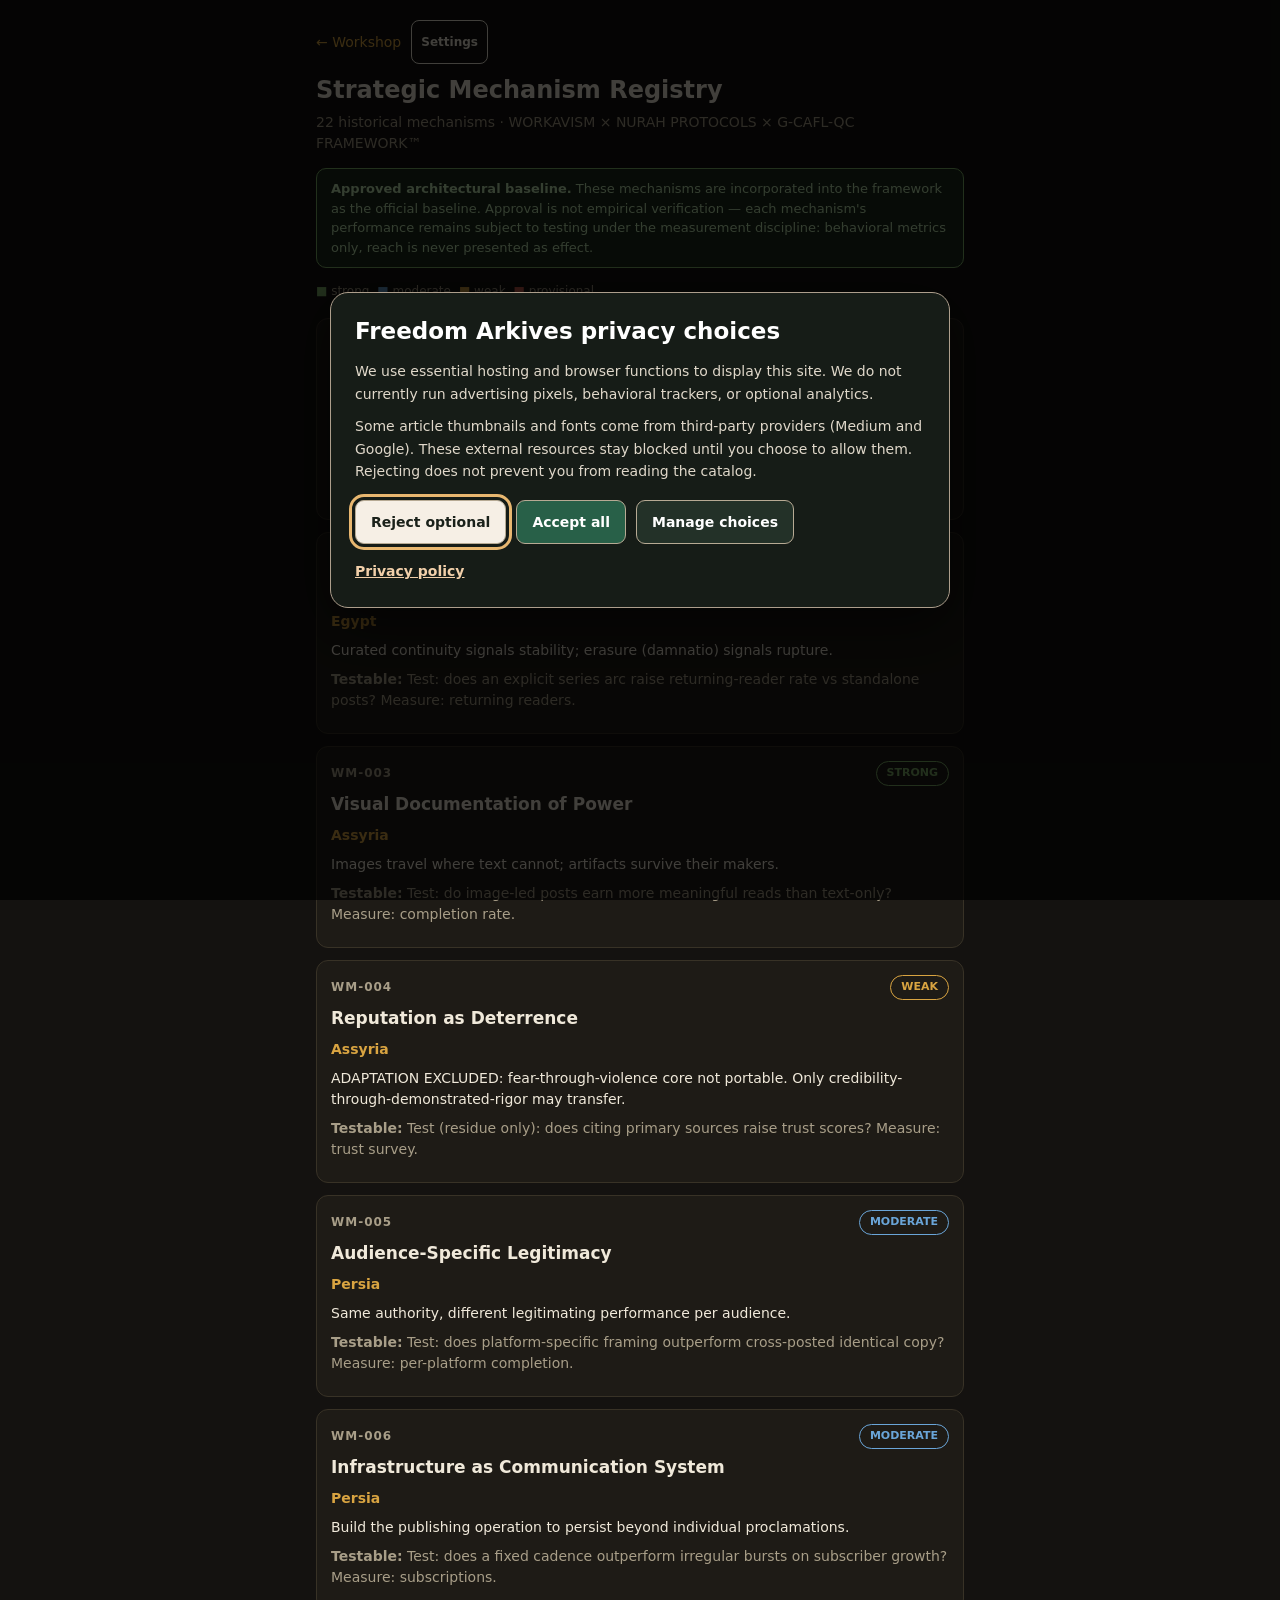
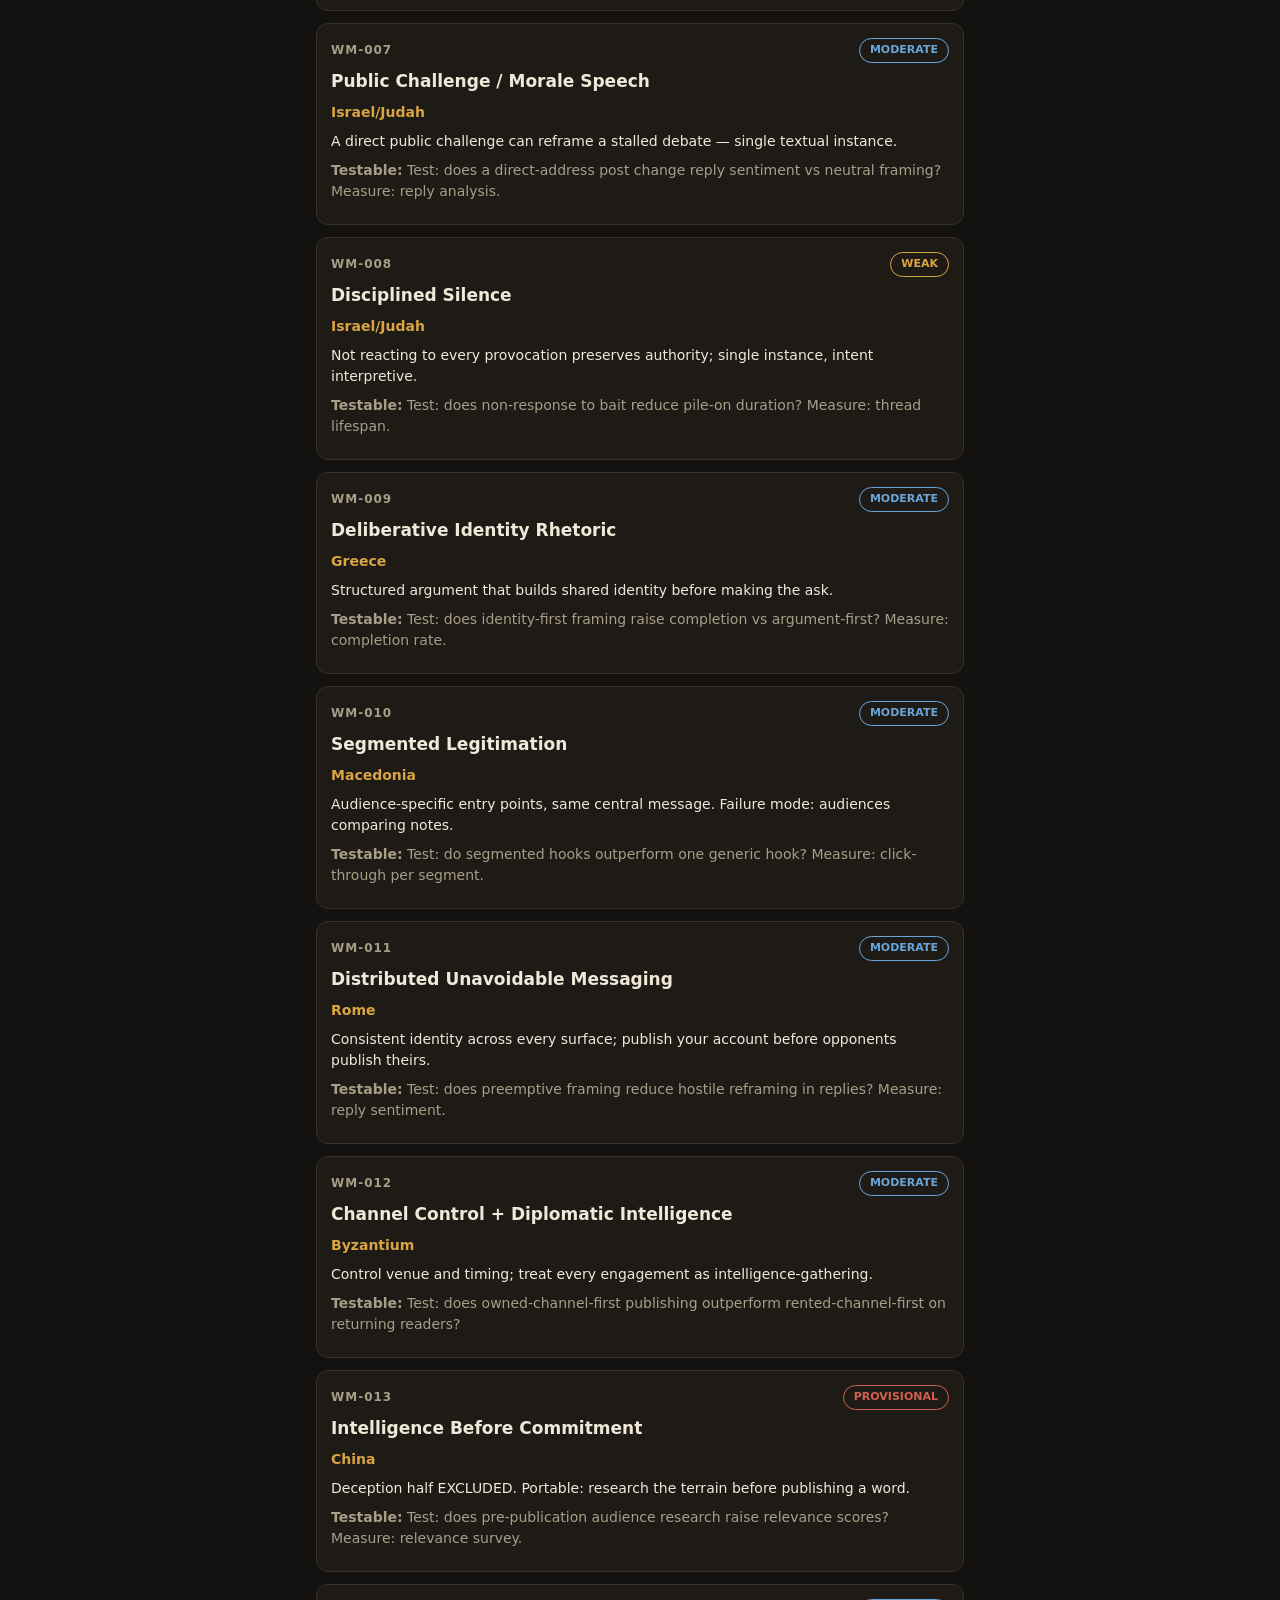
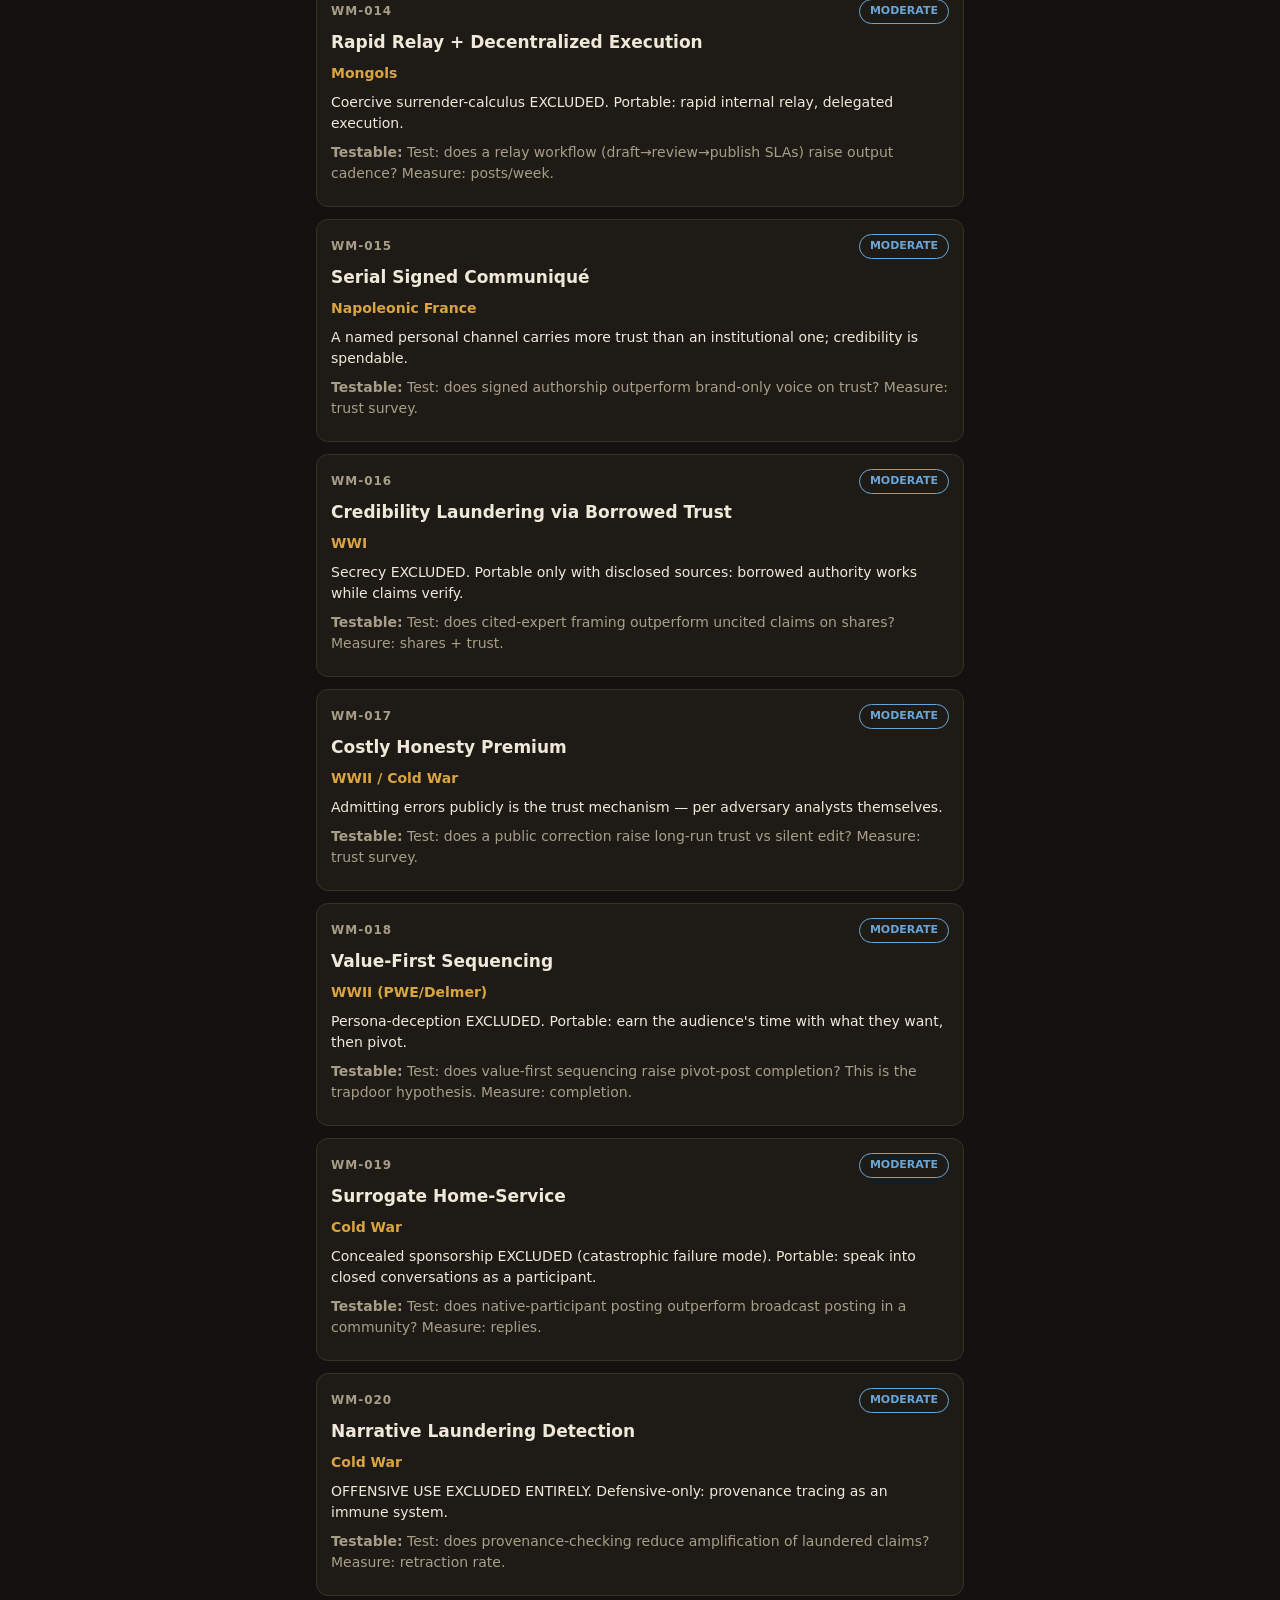
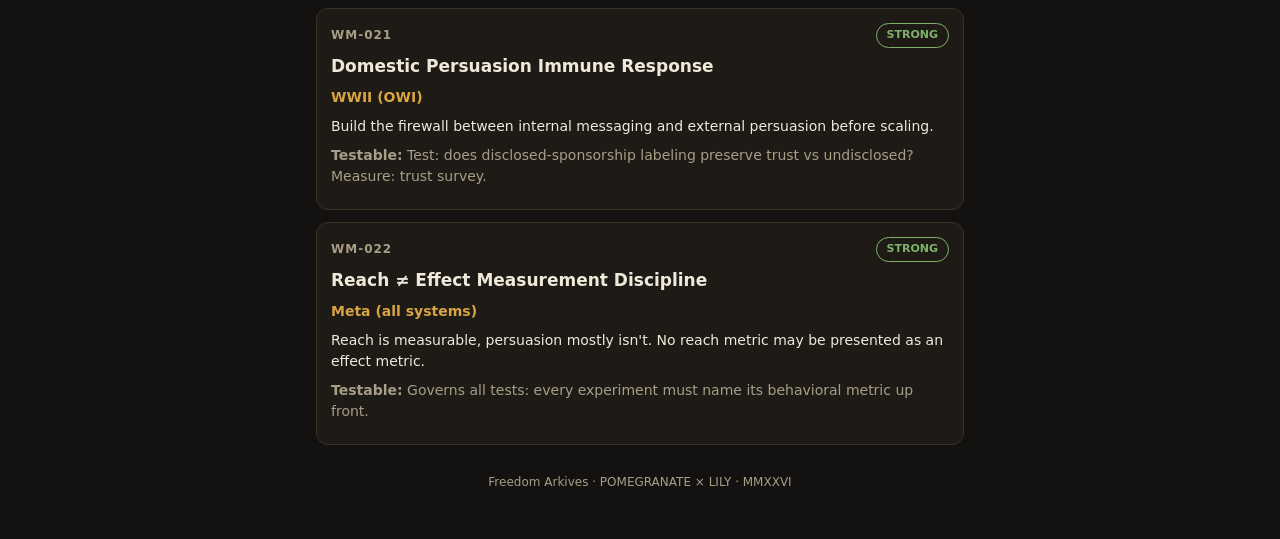
<file: workshop/registry/index.html>
<!DOCTYPE html>
<html lang="en">
<head>
<meta charset="UTF-8">
<meta name="referrer" content="no-referrer">
<meta name="viewport" content="width=device-width, initial-scale=1, viewport-fit=cover">
<title>Strategic Mechanism Registry — Freedom Arkives Workshop</title>
<meta name="description" content="Browse 22 historical strategic communication mechanisms in the Freedom Arkives registry, with evidence grades, tests, and limits.">
<meta name="robots" content="index,follow,max-image-preview:large">
<link rel="canonical" href="https://pomegranatexlily.github.io/freedom-arkives/workshop/registry/">
<style>
:root{--bg:#141210;--card:#1e1b16;--ink:#f0e9da;--dim:#a89e88;--amber:#d9a441;--line:#383226}
*{box-sizing:border-box}body{margin:0;background:var(--bg);color:var(--ink);font-family:-apple-system,system-ui,"Segoe UI",Roboto,sans-serif;line-height:1.5}
.wrap{max-width:680px;margin:0 auto;padding:20px 16px 48px}
.top{display:flex;align-items:center;gap:10px;margin-bottom:6px}
.top a{color:var(--amber);text-decoration:none;font-size:14px}
h1{font-size:24px;margin:8px 0 4px}.sub{color:var(--dim);font-size:14px;margin:0 0 6px}
.integrity{background:#1d2b1a;border:1px solid #7fb069;color:#bfe3b2;border-radius:10px;padding:10px 14px;font-size:13px;margin:14px 0}
.card{background:var(--card);border:1px solid var(--line);border-radius:12px;padding:14px;margin-bottom:12px}
.card h2{margin:6px 0 2px;font-size:17px}.civ{color:var(--amber);font-size:13px;margin:0 0 8px;font-weight:600}
.card p{font-size:14px;margin:8px 0}.test{font-size:13px;color:var(--dim)}
.mhead{display:flex;justify-content:space-between;align-items:center}
.mid{font-size:12px;font-weight:800;letter-spacing:1px;color:var(--dim)}
.chip{font-size:11px;font-weight:700;padding:3px 10px;border-radius:20px;border:1px solid}
.legend{display:flex;flex-wrap:wrap;gap:8px;margin:12px 0 18px;font-size:12px;color:var(--dim)}
footer{margin-top:28px;font-size:12px;color:var(--dim);text-align:center}
</style>
<script src="../../privacy-consent.js"></script>
<script src="../../offline-register.js" defer></script>
</head>
<body><div class="wrap">
<div class="top"><a href="../">← Workshop</a></div>
<h1>Strategic Mechanism Registry</h1>
<p class="sub">22 historical mechanisms · WORKAVISM × NURAH PROTOCOLS × G-CAFL-QC FRAMEWORK™</p>
<div class="integrity"><b>Approved architectural baseline.</b> These mechanisms are incorporated into the framework as the official baseline. Approval is not empirical verification — each mechanism's performance remains subject to testing under the measurement discipline: behavioral metrics only, reach is never presented as effect.</div>
<div class="legend"><span><b style="color:#7fb069">■</b> strong</span><span><b style="color:#6aa5d8">■</b> moderate</span><span><b style="color:#d9a441">■</b> weak</span><span><b style="color:#d1604f">■</b> provisional</span></div>
<div class="card">
  <div class="mhead"><span class="mid">WM-001</span><span class="chip" style="border-color:#6aa5d8;color:#6aa5d8">MODERATE</span></div>
  <h2>Monumental Repetition</h2>
  <p class="civ">Egypt</p>
  <p>Repetition across durable surfaces outlasts any single proclamation.</p>
  <p class="test"><b>Testable:</b> Test: does repeated-formula content outperform one-off posts on recall? Measure: unaided recall survey.</p>
</div>
<div class="card">
  <div class="mhead"><span class="mid">WM-002</span><span class="chip" style="border-color:#7fb069;color:#7fb069">STRONG</span></div>
  <h2>Dynastic Continuity Curation</h2>
  <p class="civ">Egypt</p>
  <p>Curated continuity signals stability; erasure (damnatio) signals rupture.</p>
  <p class="test"><b>Testable:</b> Test: does an explicit series arc raise returning-reader rate vs standalone posts? Measure: returning readers.</p>
</div>
<div class="card">
  <div class="mhead"><span class="mid">WM-003</span><span class="chip" style="border-color:#7fb069;color:#7fb069">STRONG</span></div>
  <h2>Visual Documentation of Power</h2>
  <p class="civ">Assyria</p>
  <p>Images travel where text cannot; artifacts survive their makers.</p>
  <p class="test"><b>Testable:</b> Test: do image-led posts earn more meaningful reads than text-only? Measure: completion rate.</p>
</div>
<div class="card">
  <div class="mhead"><span class="mid">WM-004</span><span class="chip" style="border-color:#d9a441;color:#d9a441">WEAK</span></div>
  <h2>Reputation as Deterrence</h2>
  <p class="civ">Assyria</p>
  <p>ADAPTATION EXCLUDED: fear-through-violence core not portable. Only credibility-through-demonstrated-rigor may transfer.</p>
  <p class="test"><b>Testable:</b> Test (residue only): does citing primary sources raise trust scores? Measure: trust survey.</p>
</div>
<div class="card">
  <div class="mhead"><span class="mid">WM-005</span><span class="chip" style="border-color:#6aa5d8;color:#6aa5d8">MODERATE</span></div>
  <h2>Audience-Specific Legitimacy</h2>
  <p class="civ">Persia</p>
  <p>Same authority, different legitimating performance per audience.</p>
  <p class="test"><b>Testable:</b> Test: does platform-specific framing outperform cross-posted identical copy? Measure: per-platform completion.</p>
</div>
<div class="card">
  <div class="mhead"><span class="mid">WM-006</span><span class="chip" style="border-color:#6aa5d8;color:#6aa5d8">MODERATE</span></div>
  <h2>Infrastructure as Communication System</h2>
  <p class="civ">Persia</p>
  <p>Build the publishing operation to persist beyond individual proclamations.</p>
  <p class="test"><b>Testable:</b> Test: does a fixed cadence outperform irregular bursts on subscriber growth? Measure: subscriptions.</p>
</div>
<div class="card">
  <div class="mhead"><span class="mid">WM-007</span><span class="chip" style="border-color:#6aa5d8;color:#6aa5d8">MODERATE</span></div>
  <h2>Public Challenge / Morale Speech</h2>
  <p class="civ">Israel/Judah</p>
  <p>A direct public challenge can reframe a stalled debate — single textual instance.</p>
  <p class="test"><b>Testable:</b> Test: does a direct-address post change reply sentiment vs neutral framing? Measure: reply analysis.</p>
</div>
<div class="card">
  <div class="mhead"><span class="mid">WM-008</span><span class="chip" style="border-color:#d9a441;color:#d9a441">WEAK</span></div>
  <h2>Disciplined Silence</h2>
  <p class="civ">Israel/Judah</p>
  <p>Not reacting to every provocation preserves authority; single instance, intent interpretive.</p>
  <p class="test"><b>Testable:</b> Test: does non-response to bait reduce pile-on duration? Measure: thread lifespan.</p>
</div>
<div class="card">
  <div class="mhead"><span class="mid">WM-009</span><span class="chip" style="border-color:#6aa5d8;color:#6aa5d8">MODERATE</span></div>
  <h2>Deliberative Identity Rhetoric</h2>
  <p class="civ">Greece</p>
  <p>Structured argument that builds shared identity before making the ask.</p>
  <p class="test"><b>Testable:</b> Test: does identity-first framing raise completion vs argument-first? Measure: completion rate.</p>
</div>
<div class="card">
  <div class="mhead"><span class="mid">WM-010</span><span class="chip" style="border-color:#6aa5d8;color:#6aa5d8">MODERATE</span></div>
  <h2>Segmented Legitimation</h2>
  <p class="civ">Macedonia</p>
  <p>Audience-specific entry points, same central message. Failure mode: audiences comparing notes.</p>
  <p class="test"><b>Testable:</b> Test: do segmented hooks outperform one generic hook? Measure: click-through per segment.</p>
</div>
<div class="card">
  <div class="mhead"><span class="mid">WM-011</span><span class="chip" style="border-color:#6aa5d8;color:#6aa5d8">MODERATE</span></div>
  <h2>Distributed Unavoidable Messaging</h2>
  <p class="civ">Rome</p>
  <p>Consistent identity across every surface; publish your account before opponents publish theirs.</p>
  <p class="test"><b>Testable:</b> Test: does preemptive framing reduce hostile reframing in replies? Measure: reply sentiment.</p>
</div>
<div class="card">
  <div class="mhead"><span class="mid">WM-012</span><span class="chip" style="border-color:#6aa5d8;color:#6aa5d8">MODERATE</span></div>
  <h2>Channel Control + Diplomatic Intelligence</h2>
  <p class="civ">Byzantium</p>
  <p>Control venue and timing; treat every engagement as intelligence-gathering.</p>
  <p class="test"><b>Testable:</b> Test: does owned-channel-first publishing outperform rented-channel-first on returning readers?</p>
</div>
<div class="card">
  <div class="mhead"><span class="mid">WM-013</span><span class="chip" style="border-color:#d1604f;color:#d1604f">PROVISIONAL</span></div>
  <h2>Intelligence Before Commitment</h2>
  <p class="civ">China</p>
  <p>Deception half EXCLUDED. Portable: research the terrain before publishing a word.</p>
  <p class="test"><b>Testable:</b> Test: does pre-publication audience research raise relevance scores? Measure: relevance survey.</p>
</div>
<div class="card">
  <div class="mhead"><span class="mid">WM-014</span><span class="chip" style="border-color:#6aa5d8;color:#6aa5d8">MODERATE</span></div>
  <h2>Rapid Relay + Decentralized Execution</h2>
  <p class="civ">Mongols</p>
  <p>Coercive surrender-calculus EXCLUDED. Portable: rapid internal relay, delegated execution.</p>
  <p class="test"><b>Testable:</b> Test: does a relay workflow (draft→review→publish SLAs) raise output cadence? Measure: posts/week.</p>
</div>
<div class="card">
  <div class="mhead"><span class="mid">WM-015</span><span class="chip" style="border-color:#6aa5d8;color:#6aa5d8">MODERATE</span></div>
  <h2>Serial Signed Communiqué</h2>
  <p class="civ">Napoleonic France</p>
  <p>A named personal channel carries more trust than an institutional one; credibility is spendable.</p>
  <p class="test"><b>Testable:</b> Test: does signed authorship outperform brand-only voice on trust? Measure: trust survey.</p>
</div>
<div class="card">
  <div class="mhead"><span class="mid">WM-016</span><span class="chip" style="border-color:#6aa5d8;color:#6aa5d8">MODERATE</span></div>
  <h2>Credibility Laundering via Borrowed Trust</h2>
  <p class="civ">WWI</p>
  <p>Secrecy EXCLUDED. Portable only with disclosed sources: borrowed authority works while claims verify.</p>
  <p class="test"><b>Testable:</b> Test: does cited-expert framing outperform uncited claims on shares? Measure: shares + trust.</p>
</div>
<div class="card">
  <div class="mhead"><span class="mid">WM-017</span><span class="chip" style="border-color:#6aa5d8;color:#6aa5d8">MODERATE</span></div>
  <h2>Costly Honesty Premium</h2>
  <p class="civ">WWII / Cold War</p>
  <p>Admitting errors publicly is the trust mechanism — per adversary analysts themselves.</p>
  <p class="test"><b>Testable:</b> Test: does a public correction raise long-run trust vs silent edit? Measure: trust survey.</p>
</div>
<div class="card">
  <div class="mhead"><span class="mid">WM-018</span><span class="chip" style="border-color:#6aa5d8;color:#6aa5d8">MODERATE</span></div>
  <h2>Value-First Sequencing</h2>
  <p class="civ">WWII (PWE/Delmer)</p>
  <p>Persona-deception EXCLUDED. Portable: earn the audience&#x27;s time with what they want, then pivot.</p>
  <p class="test"><b>Testable:</b> Test: does value-first sequencing raise pivot-post completion? This is the trapdoor hypothesis. Measure: completion.</p>
</div>
<div class="card">
  <div class="mhead"><span class="mid">WM-019</span><span class="chip" style="border-color:#6aa5d8;color:#6aa5d8">MODERATE</span></div>
  <h2>Surrogate Home-Service</h2>
  <p class="civ">Cold War</p>
  <p>Concealed sponsorship EXCLUDED (catastrophic failure mode). Portable: speak into closed conversations as a participant.</p>
  <p class="test"><b>Testable:</b> Test: does native-participant posting outperform broadcast posting in a community? Measure: replies.</p>
</div>
<div class="card">
  <div class="mhead"><span class="mid">WM-020</span><span class="chip" style="border-color:#6aa5d8;color:#6aa5d8">MODERATE</span></div>
  <h2>Narrative Laundering Detection</h2>
  <p class="civ">Cold War</p>
  <p>OFFENSIVE USE EXCLUDED ENTIRELY. Defensive-only: provenance tracing as an immune system.</p>
  <p class="test"><b>Testable:</b> Test: does provenance-checking reduce amplification of laundered claims? Measure: retraction rate.</p>
</div>
<div class="card">
  <div class="mhead"><span class="mid">WM-021</span><span class="chip" style="border-color:#7fb069;color:#7fb069">STRONG</span></div>
  <h2>Domestic Persuasion Immune Response</h2>
  <p class="civ">WWII (OWI)</p>
  <p>Build the firewall between internal messaging and external persuasion before scaling.</p>
  <p class="test"><b>Testable:</b> Test: does disclosed-sponsorship labeling preserve trust vs undisclosed? Measure: trust survey.</p>
</div>
<div class="card">
  <div class="mhead"><span class="mid">WM-022</span><span class="chip" style="border-color:#7fb069;color:#7fb069">STRONG</span></div>
  <h2>Reach ≠ Effect Measurement Discipline</h2>
  <p class="civ">Meta (all systems)</p>
  <p>Reach is measurable, persuasion mostly isn&#x27;t. No reach metric may be presented as an effect metric.</p>
  <p class="test"><b>Testable:</b> Governs all tests: every experiment must name its behavioral metric up front.</p>
</div>
<footer>Freedom Arkives · POMEGRANATE × LILY · MMXXVI</footer>
</div></body></html>
</file>
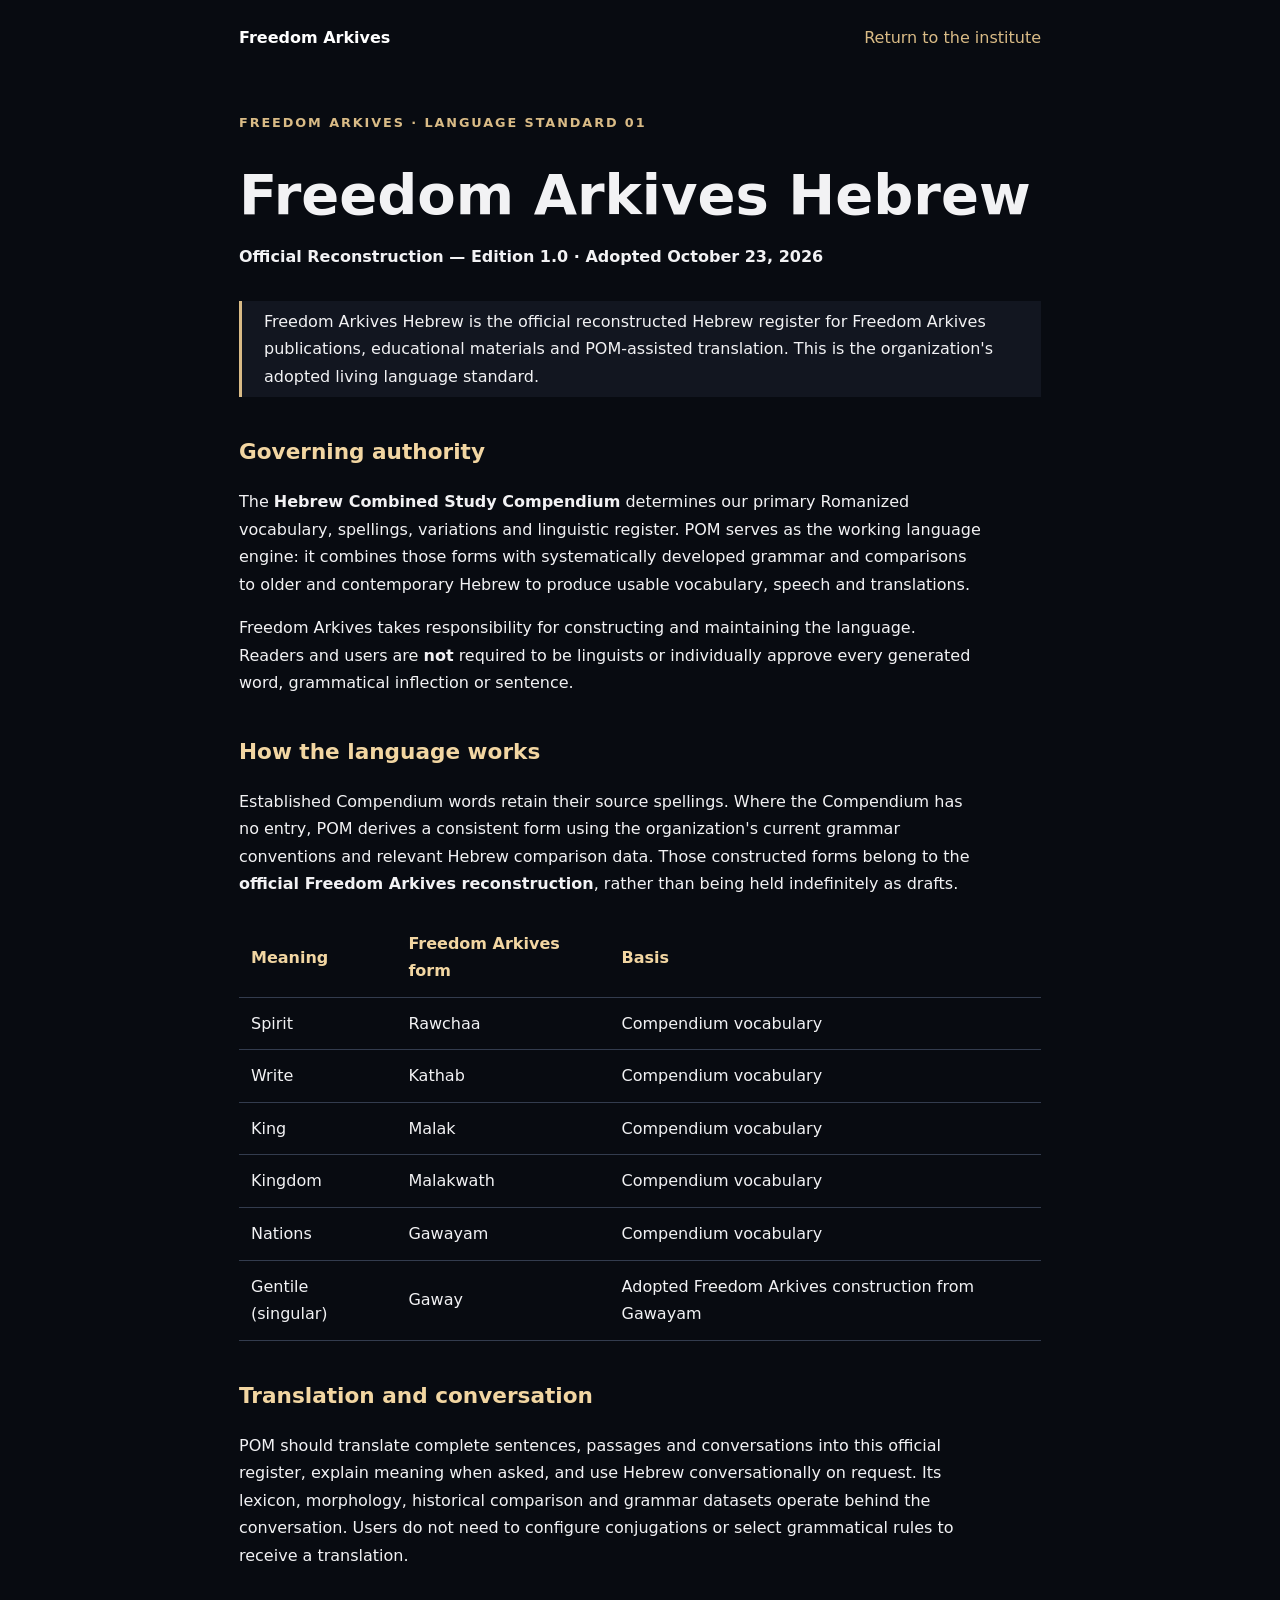
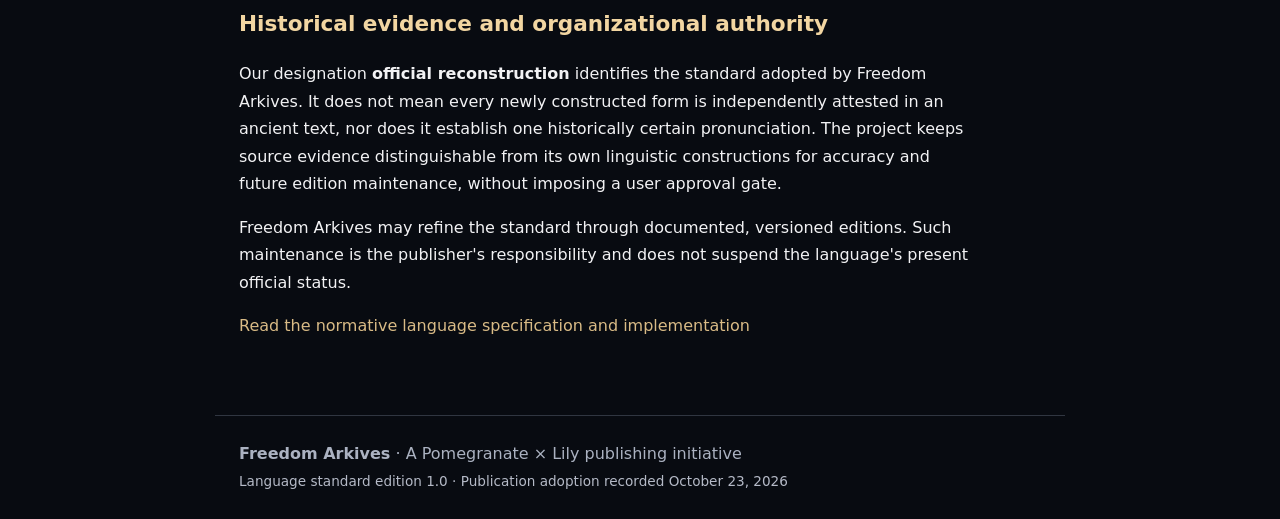
<file: hebrew.html>
<!doctype html>
<html lang="en">
<head>
<meta charset="utf-8">
<meta name="viewport" content="width=device-width,initial-scale=1,viewport-fit=cover">
<meta name="theme-color" content="#080b11">
<title>Freedom Arkives Hebrew — Official Reconstruction</title>
<meta name="description" content="The official reconstructed Hebrew language standard of Freedom Arkives, grounded in the Hebrew Combined Study Compendium and maintained by POM.">
<link rel="canonical" href="https://pomegranatexlily.github.io/freedom-arkives/hebrew.html">
<style>
:root{color-scheme:dark;font-family:system-ui,-apple-system,BlinkMacSystemFont,"Segoe UI",sans-serif}
*{box-sizing:border-box}body{margin:0;background:#080b11;color:#f2f2f4;font-size:16px;line-height:1.72}
header,main,footer{max-width:850px;margin:auto;padding:24px}
header{display:flex;gap:18px;justify-content:space-between;align-items:center}
a{color:#d9bb86;text-decoration:none}a:hover{text-decoration:underline}
.brand{font-weight:700;color:#fff}.small{font-size:.85rem;color:#b5bac7}
h1{font-size:clamp(2rem,5.5vw,3.5rem);line-height:1.12;margin:30px 0 16px}
h2{font-size:1.35rem;color:#f2d6a2;margin-top:36px}p{max-width:73ch}
.kicker{text-transform:uppercase;letter-spacing:.15em;font-weight:700;font-size:.8rem;color:#d9bb86}
blockquote{border-left:3px solid #d9bb86;padding:7px 22px;margin:30px 0;background:#121620}
table{width:100%;border-collapse:collapse;margin:20px 0}td,th{text-align:left;padding:12px;border-bottom:1px solid #333c4e}th{color:#f2d6a2}
footer{border-top:1px solid #303641;margin-top:35px;color:#abb2c1}
</style>
</head>
<body>
<header><a class="brand" href="./">Freedom Arkives</a><a href="./">Return to the institute</a></header>
<main>
<p class="kicker">Freedom Arkives · Language Standard 01</p>
<h1>Freedom Arkives Hebrew</h1>
<p><strong>Official Reconstruction — Edition 1.0 · Adopted October 23, 2026</strong></p>
<blockquote>Freedom Arkives Hebrew is the official reconstructed Hebrew register for Freedom Arkives publications, educational materials and POM-assisted translation. This is the organization's adopted living language standard.</blockquote>
<h2>Governing authority</h2>
<p>The <strong>Hebrew Combined Study Compendium</strong> determines our primary Romanized vocabulary, spellings, variations and linguistic register. POM serves as the working language engine: it combines those forms with systematically developed grammar and comparisons to older and contemporary Hebrew to produce usable vocabulary, speech and translations.</p>
<p>Freedom Arkives takes responsibility for constructing and maintaining the language. Readers and users are <strong>not</strong> required to be linguists or individually approve every generated word, grammatical inflection or sentence.</p>
<h2>How the language works</h2>
<p>Established Compendium words retain their source spellings. Where the Compendium has no entry, POM derives a consistent form using the organization's current grammar conventions and relevant Hebrew comparison data. Those constructed forms belong to the <strong>official Freedom Arkives reconstruction</strong>, rather than being held indefinitely as drafts.</p>
<table><thead><tr><th>Meaning</th><th>Freedom Arkives form</th><th>Basis</th></tr></thead><tbody>
<tr><td>Spirit</td><td>Rawchaa</td><td>Compendium vocabulary</td></tr>
<tr><td>Write</td><td>Kathab</td><td>Compendium vocabulary</td></tr>
<tr><td>King</td><td>Malak</td><td>Compendium vocabulary</td></tr>
<tr><td>Kingdom</td><td>Malakwath</td><td>Compendium vocabulary</td></tr>
<tr><td>Nations</td><td>Gawayam</td><td>Compendium vocabulary</td></tr>
<tr><td>Gentile (singular)</td><td>Gaway</td><td>Adopted Freedom Arkives construction from Gawayam</td></tr>
</tbody></table>
<h2>Translation and conversation</h2>
<p>POM should translate complete sentences, passages and conversations into this official register, explain meaning when asked, and use Hebrew conversationally on request. Its lexicon, morphology, historical comparison and grammar datasets operate behind the conversation. Users do not need to configure conjugations or select grammatical rules to receive a translation.</p>
<h2>Historical evidence and organizational authority</h2>
<p>Our designation <strong>official reconstruction</strong> identifies the standard adopted by Freedom Arkives. It does not mean every newly constructed form is independently attested in an ancient text, nor does it establish one historically certain pronunciation. The project keeps source evidence distinguishable from its own linguistic constructions for accuracy and future edition maintenance, without imposing a user approval gate.</p>
<p>Freedom Arkives may refine the standard through documented, versioned editions. Such maintenance is the publisher's responsibility and does not suspend the language's present official status.</p>
<p><a href="https://github.com/pomegranatexlily/pom-lily-labs/blob/main/hebrew/OFFICIAL_LANGUAGE.md">Read the normative language specification and implementation</a></p>
</main>
<footer><strong>Freedom Arkives</strong> · A Pomegranate × Lily publishing initiative<br><span class="small">Language standard edition 1.0 · Publication adoption recorded October 23, 2026</span></footer>
</body>
</html>
</file>
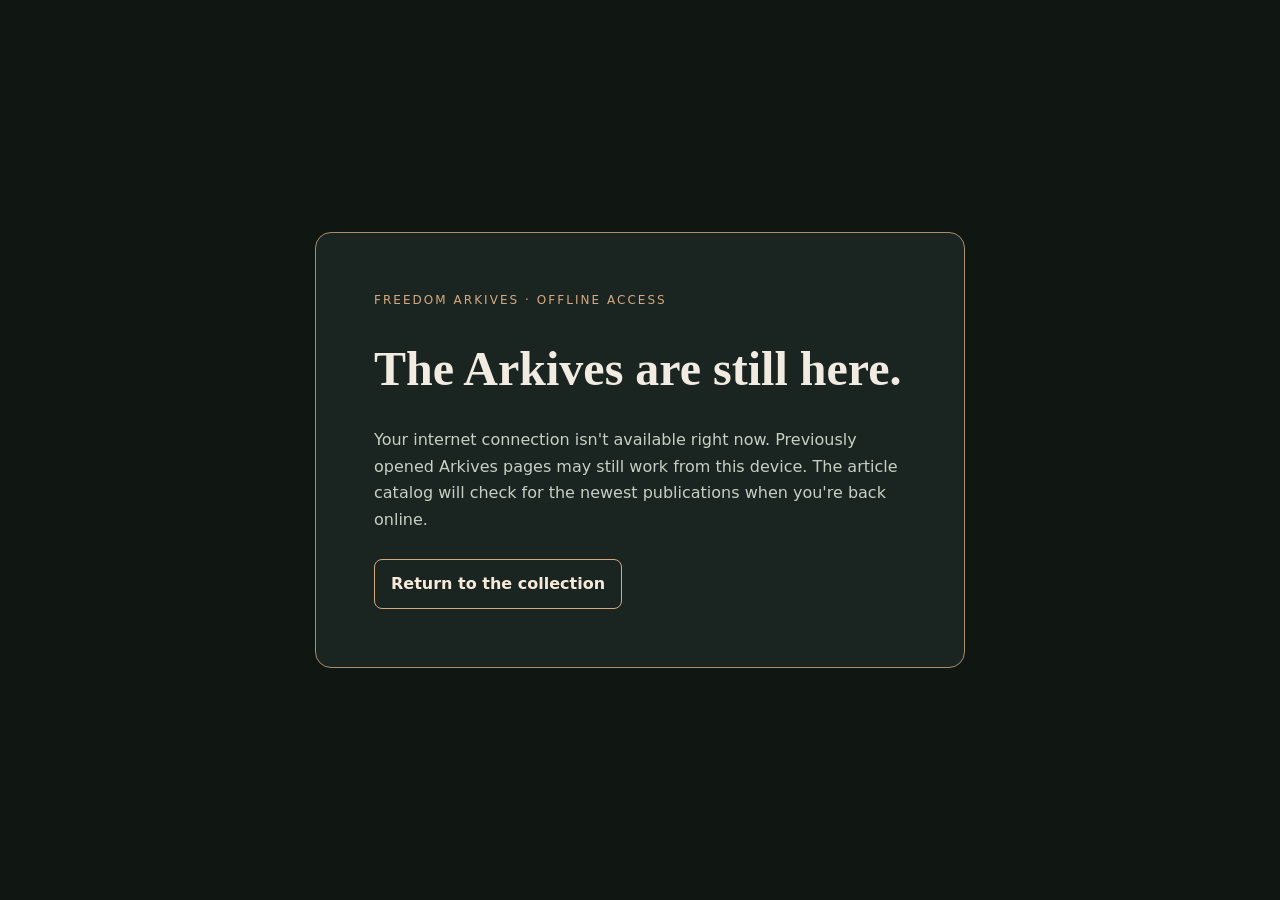
<file: offline.html>
<!doctype html>
<html lang="en">
<head>
<meta charset="utf-8">
<meta name="viewport" content="width=device-width,initial-scale=1">
<meta name="referrer" content="no-referrer">
<meta name="robots" content="noindex,nofollow">
<meta name="theme-color" content="#0d1d16">
<title>Offline — Freedom Arkives</title>
<style>
:root{color-scheme:dark}*{box-sizing:border-box}body{margin:0;min-height:100svh;display:grid;place-items:center;padding:20px;background:#101713;color:#f1ebe1;font:16px/1.65 system-ui,sans-serif}main{max-width:650px;border:1px solid #a88e6b;border-radius:16px;background:#1a2420;padding:clamp(24px,6vw,58px)}.eyebrow{font-size:12px;letter-spacing:.17em;color:#d5aa81}h1{font:700 clamp(32px,6vw,48px)/1.1 Georgia,serif}p{color:#c7d0c4}a{display:inline-block;margin-top:10px;padding:11px 16px;border:1px solid #d5aa81;border-radius:8px;color:#f7ead8;text-decoration:none;font-weight:700}a:focus-visible{outline:3px solid #d5aa81;outline-offset:3px}
</style>
</head>
<body><main>
<div class="eyebrow">FREEDOM ARKIVES · OFFLINE ACCESS</div>
<h1>The Arkives are still here.</h1>
<p>Your internet connection isn't available right now. Previously opened Arkives pages may still work from this device. The article catalog will check for the newest publications when you're back online.</p>
<a href="/freedom-arkives/">Return to the collection</a>
</main></body>
</html>
</file>
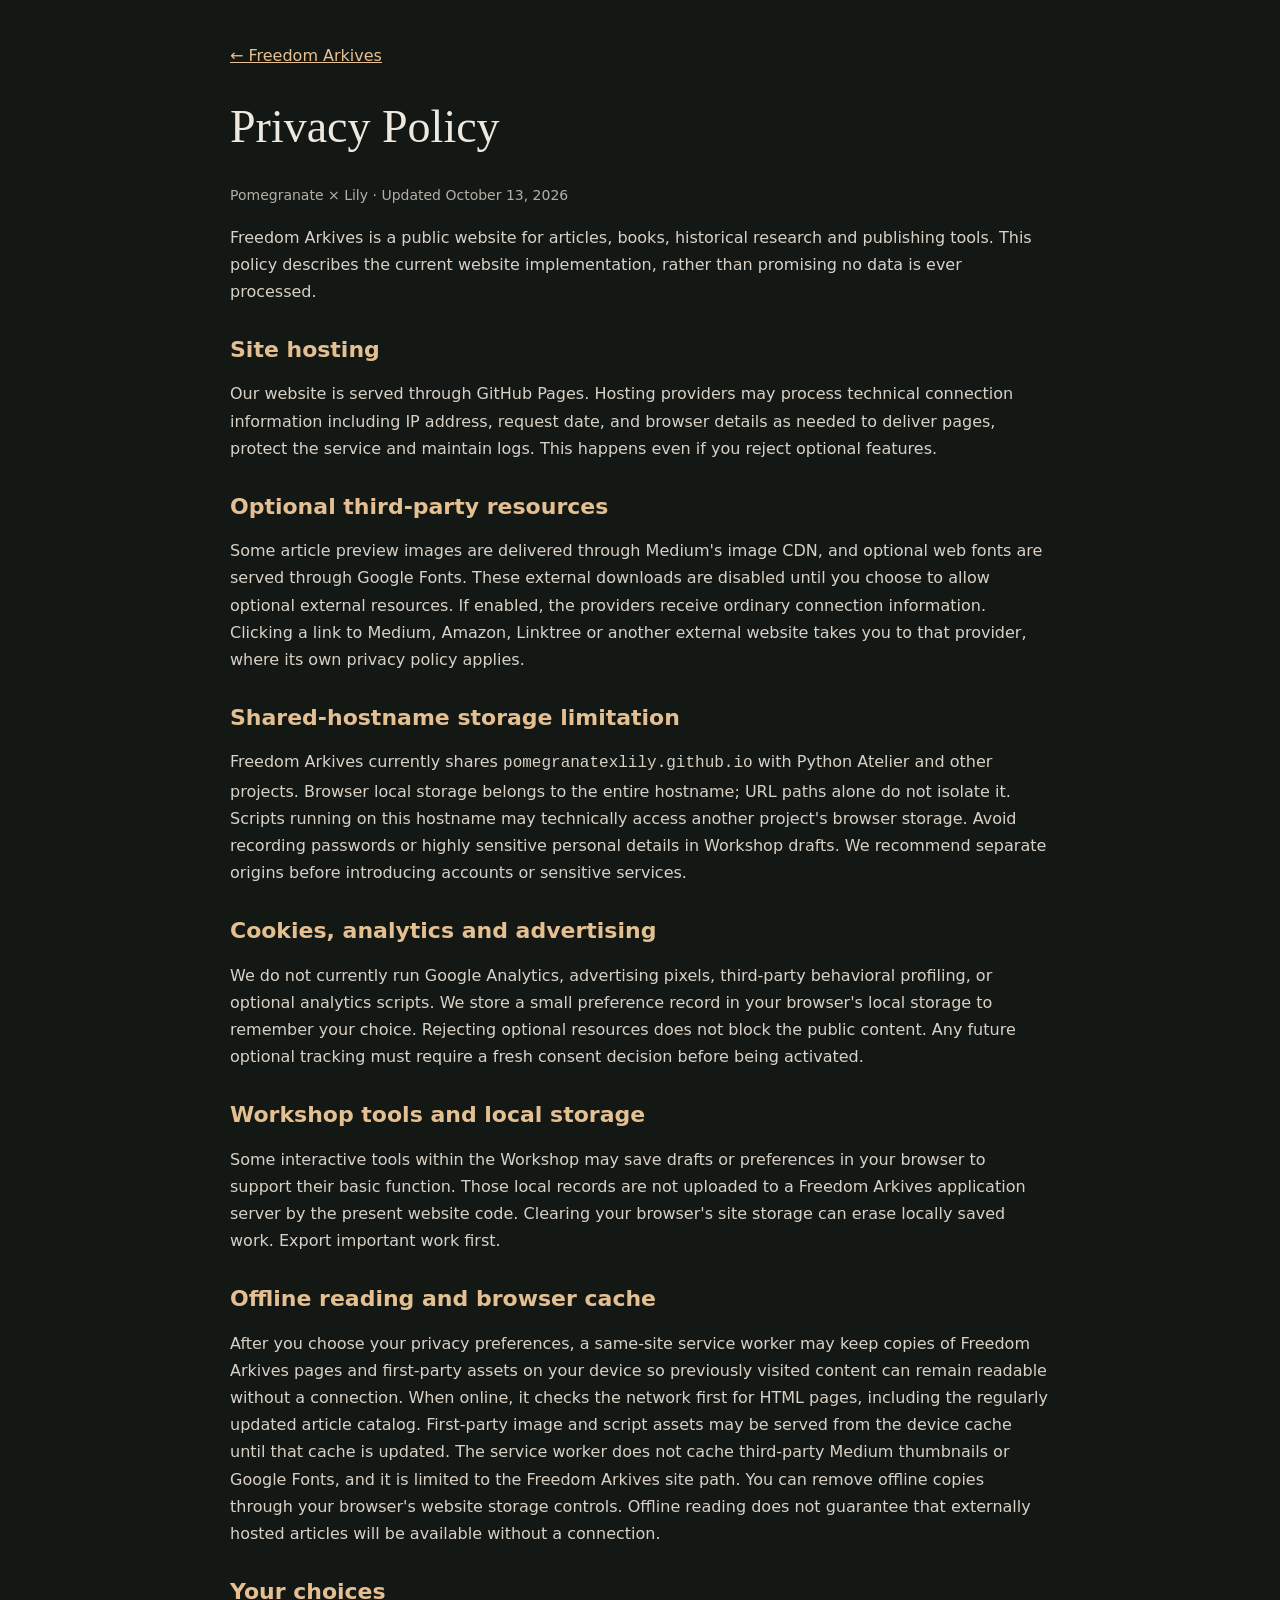
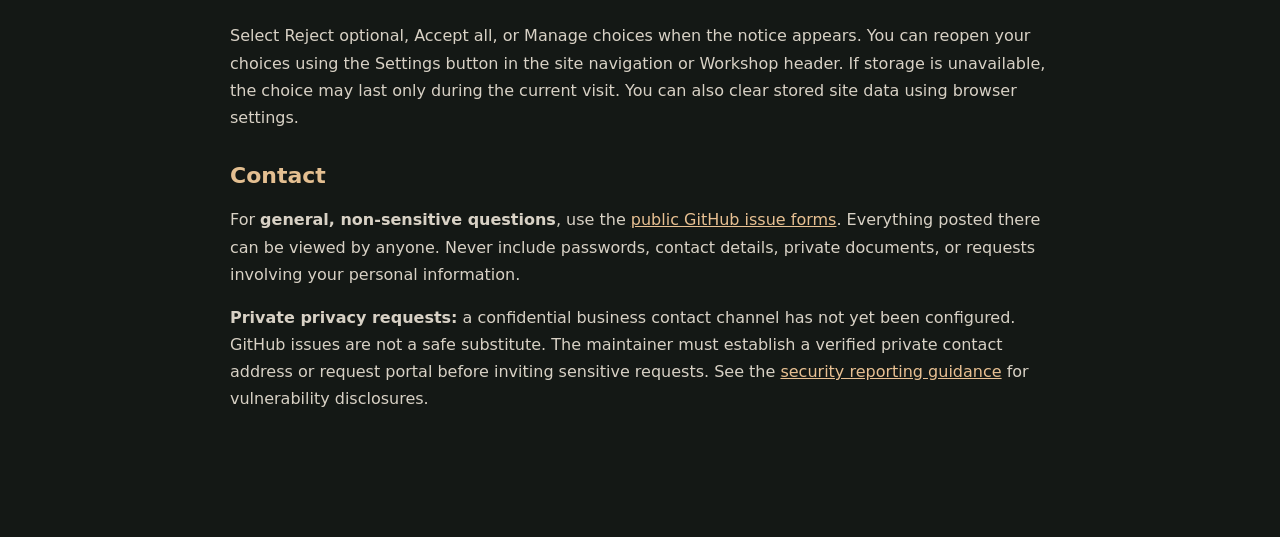
<file: privacy.html>
<!doctype html>
<html lang="en"><head><meta charset="utf-8">
<meta name="referrer" content="no-referrer"><meta name="viewport" content="width=device-width,initial-scale=1">
<title>Privacy Policy — Freedom Arkives</title>
<meta name="robots" content="index,follow">
<link rel="canonical" href="https://pomegranatexlily.github.io/freedom-arkives/privacy.html">
<meta name="description" content="Privacy, browser storage, third-party media and consent choices for Freedom Arkives.">
<style>html{color-scheme:dark}body{margin:0;background:#141815;color:#eee9df;font:16px/1.7 system-ui,-apple-system,sans-serif}main{max-width:820px;margin:auto;padding:42px 24px 110px}h1{font:46px Georgia,serif}h2{font:600 22px system-ui,sans-serif;margin-top:32px;color:#e4bf91}p,li{color:#d8d1c5}a{color:#e8c092}.muted{color:#b5afa5;font-size:14px}</style>
</head><body><main>
<a href="./">← Freedom Arkives</a>
<h1>Privacy Policy</h1><p class="muted">Pomegranate × Lily · Updated October 13, 2026</p>
<p>Freedom Arkives is a public website for articles, books, historical research and publishing tools. This policy describes the current website implementation, rather than promising no data is ever processed.</p>
<h2>Site hosting</h2><p>Our website is served through GitHub Pages. Hosting providers may process technical connection information including IP address, request date, and browser details as needed to deliver pages, protect the service and maintain logs. This happens even if you reject optional features.</p>
<h2>Optional third-party resources</h2><p>Some article preview images are delivered through Medium's image CDN, and optional web fonts are served through Google Fonts. These external downloads are disabled until you choose to allow optional external resources. If enabled, the providers receive ordinary connection information. Clicking a link to Medium, Amazon, Linktree or another external website takes you to that provider, where its own privacy policy applies.</p>
<h2>Shared-hostname storage limitation</h2><p>Freedom Arkives currently shares <code>pomegranatexlily.github.io</code> with Python Atelier and other projects. Browser local storage belongs to the entire hostname; URL paths alone do not isolate it. Scripts running on this hostname may technically access another project's browser storage. Avoid recording passwords or highly sensitive personal details in Workshop drafts. We recommend separate origins before introducing accounts or sensitive services.</p>
<h2>Cookies, analytics and advertising</h2><p>We do not currently run Google Analytics, advertising pixels, third-party behavioral profiling, or optional analytics scripts. We store a small preference record in your browser's local storage to remember your choice. Rejecting optional resources does not block the public content. Any future optional tracking must require a fresh consent decision before being activated.</p>
<h2>Workshop tools and local storage</h2><p>Some interactive tools within the Workshop may save drafts or preferences in your browser to support their basic function. Those local records are not uploaded to a Freedom Arkives application server by the present website code. Clearing your browser's site storage can erase locally saved work. Export important work first.</p>
<h2>Offline reading and browser cache</h2><p>After you choose your privacy preferences, a same-site service worker may keep copies of Freedom Arkives pages and first-party assets on your device so previously visited content can remain readable without a connection. When online, it checks the network first for HTML pages, including the regularly updated article catalog. First-party image and script assets may be served from the device cache until that cache is updated. The service worker does not cache third-party Medium thumbnails or Google Fonts, and it is limited to the Freedom Arkives site path. You can remove offline copies through your browser's website storage controls. Offline reading does not guarantee that externally hosted articles will be available without a connection.</p>
<h2>Your choices</h2><p>Select Reject optional, Accept all, or Manage choices when the notice appears. You can reopen your choices using the Settings button in the site navigation or Workshop header. If storage is unavailable, the choice may last only during the current visit. You can also clear stored site data using browser settings.</p>
<h2>Contact</h2><p>For <strong>general, non-sensitive questions</strong>, use the <a href="https://github.com/pomegranatexlily/freedom-arkives/issues/new/choose">public GitHub issue forms</a>. Everything posted there can be viewed by anyone. Never include passwords, contact details, private documents, or requests involving your personal information.</p><p><strong>Private privacy requests:</strong> a confidential business contact channel has not yet been configured. GitHub issues are not a safe substitute. The maintainer must establish a verified private contact address or request portal before inviting sensitive requests. See the <a href="https://github.com/pomegranatexlily/freedom-arkives/blob/main/SECURITY.md">security reporting guidance</a> for vulnerability disclosures.</p>
</main></body></html>
</file>
<file: homepage-style-1.css>
:root {
      color-scheme: light dark;
      --paper: #f3f0e8;
      --paper-2: #e8e3d7;
      --ink: #131513;
      --muted: #55594f;
      --line: #aaa493;
      --strong-line: #292c28;
      --copper: #9b4c30;
      --copper-dark: #6f2f20;
      --green: #264e3c;
      --crimson: #7f1d24;
      --white: #fffefa;
      --shadow: 0 18px 46px rgba(35, 31, 23, .12);
      --serif: "Newsreader", Georgia, serif;
      --sans: "IBM Plex Sans", "Segoe UI", sans-serif;
      --mono: "IBM Plex Mono", monospace;
    }

    @media (prefers-color-scheme: dark) {
      :root {
        --paper: #141815;
        --paper-2: #1d231f;
        --ink: #f2eee4;
        --muted: #c1bcaf;
        --line: #55584f;
        --strong-line: #e0d9c9;
        --copper: #d77c55;
        --copper-dark: #ef9a72;
        --green: #7aaf92;
        --crimson: #d7656d;
        --white: #0d100e;
        --shadow: 0 18px 46px rgba(0, 0, 0, .34);
      }
    }

    * { box-sizing: border-box; }
    html { scroll-behavior: smooth; scroll-padding-top: 88px; }
    body {
      margin: 0;
      background: var(--paper);
      color: var(--ink);
      font-family: var(--sans);
      line-height: 1.55;
      overflow-x: hidden;
    }
    button, a { font: inherit; }
    a { color: inherit; text-decoration-thickness: 1px; text-underline-offset: 3px; }
    img { display: block; max-width: 100%; }
    ::selection { background: var(--copper); color: var(--white); }

    .shell { width: min(1180px, calc(100% - 40px)); margin-inline: auto; }
    .site-head {
      position: sticky; top: 0; z-index: 20;
      border-bottom: 1px solid var(--line);
      background: color-mix(in srgb, var(--paper) 94%, transparent);
      backdrop-filter: blur(14px);
    }
    .head-inner { min-height: 68px; display: flex; align-items: center; justify-content: space-between; gap: 24px; }
    .brand { display: flex; align-items: baseline; gap: 10px; min-width: 0; }
    .brand strong { font-family: var(--serif); font-size: 20px; letter-spacing: -.02em; white-space: nowrap; }
    .brand span { font-family: var(--mono); font-size: 10px; color: var(--muted); text-transform: uppercase; letter-spacing: .08em; }
    .nav { display: flex; gap: 18px; align-items: center; }
    .nav a { text-decoration: none; font-size: 13px; font-weight: 600; }
    .nav a:hover, .nav a:focus-visible { color: var(--copper); }
    .nav .nav-cta { color: var(--paper); background: var(--ink); padding: 9px 12px; }

    .hero { padding: 58px 0 48px; border-bottom: 1px solid var(--strong-line); }
    .hero-grid { display: grid; grid-template-columns: 1.04fr .96fr; gap: 46px; align-items: stretch; }
    .serial { font-family: var(--mono); font-size: 11px; letter-spacing: .1em; text-transform: uppercase; color: var(--copper); margin: 0 0 18px; }
    h1, h2, h3 { font-family: var(--serif); line-height: .98; margin: 0; text-wrap: balance; }
    h1 { font-size: clamp(52px, 7.4vw, 98px); letter-spacing: -.055em; max-width: 860px; }
    .hero-lede { max-width: 650px; font-size: clamp(18px, 2vw, 23px); line-height: 1.42; margin: 28px 0 0; color: var(--muted); }
    .hero-claim { margin: 34px 0 0; border-top: 1px solid var(--strong-line); padding-top: 18px; display: grid; grid-template-columns: auto 1fr; gap: 14px; align-items: start; }
    .hero-claim b { width: 34px; height: 34px; border-radius: 50%; background: var(--crimson); color: #fff; display: grid; place-items: center; font-family: var(--mono); font-size: 12px; }
    .hero-claim p { margin: 0; font-weight: 600; }
    .hero-actions { display: flex; flex-wrap: wrap; gap: 10px; margin-top: 30px; }
    .btn { border: 1px solid var(--strong-line); background: transparent; color: var(--ink); padding: 12px 15px; text-decoration: none; font-weight: 600; cursor: pointer; }
    .btn.primary { background: var(--ink); color: var(--paper); }
    .btn:hover, .btn:focus-visible { border-color: var(--copper); color: var(--copper); }
    .btn.primary:hover, .btn.primary:focus-visible { background: var(--copper); color: #fff; }
    .hero-art { position: relative; min-height: 540px; overflow: hidden; background: #111; box-shadow: var(--shadow); }
    .hero-art img { width: 100%; height: 100%; object-fit: cover; }
    .hero-art figcaption { position: absolute; inset: auto 0 0; padding: 64px 20px 18px; color: #fff; background: linear-gradient(transparent, rgba(10,10,8,.86)); font: 12px/1.4 var(--mono); }

    .source-boundary { padding: 18px 0; border-bottom: 1px solid var(--line); }
    .source-boundary .shell { display: flex; justify-content: space-between; align-items: center; gap: 20px; }
    .source-boundary strong { font-family: var(--mono); font-size: 11px; text-transform: uppercase; letter-spacing: .08em; color: var(--copper); }
    .source-boundary p { margin: 0; max-width: 860px; color: var(--muted); font-size: 13px; }

    section { padding: 82px 0; border-bottom: 1px solid var(--line); }
    .section-head { display: grid; grid-template-columns: 220px 1fr; gap: 38px; margin-bottom: 42px; }
    .section-kicker { margin: 0; font: 500 11px/1.4 var(--mono); letter-spacing: .1em; text-transform: uppercase; color: var(--copper); }
    h2 { font-size: clamp(42px, 6vw, 76px); letter-spacing: -.045em; }
    h3 { font-size: 30px; letter-spacing: -.025em; line-height: 1.05; }
    .section-intro { max-width: 760px; margin: 18px 0 0; color: var(--muted); font-size: 18px; }

    .for-grid { display: grid; grid-template-columns: repeat(2, 1fr); border-top: 1px solid var(--strong-line); }
    .for-item { padding: 26px 26px 28px 0; border-bottom: 1px solid var(--line); min-height: 178px; }
    .for-item:nth-child(odd) { border-right: 1px solid var(--line); padding-right: 34px; }
    .for-item:nth-child(even) { padding-left: 34px; }
    .for-item .num { font: 11px var(--mono); color: var(--copper); }
    .for-item h3 { margin-top: 18px; }
    .for-item p { margin: 10px 0 0; color: var(--muted); }

    .correction-table { border-top: 2px solid var(--strong-line); }
    .correction-row { display: grid; grid-template-columns: 1fr 1fr; border-bottom: 1px solid var(--line); }
    .correction-row > div { padding: 23px 28px 24px 0; }
    .correction-row > div + div { border-left: 1px solid var(--line); padding-left: 28px; }
    .correction-row h3 { font-size: 26px; }
    .correction-row p { margin: 9px 0 0; color: var(--muted); }
    .correction-row .old h3 { color: var(--crimson); }
    .correction-row .new h3 { color: var(--green); }
    .column-labels { display: grid; grid-template-columns: 1fr 1fr; border-bottom: 1px solid var(--strong-line); }
    .column-labels span { padding: 12px 0; font: 500 11px var(--mono); text-transform: uppercase; letter-spacing: .08em; }
    .column-labels span:last-child { padding-left: 28px; border-left: 1px solid var(--line); }

    .doctrine-grid { display: grid; grid-template-columns: repeat(4, 1fr); gap: 1px; background: var(--strong-line); border: 1px solid var(--strong-line); }
    .doctrine-card { background: var(--paper); padding: 26px 24px 30px; }
    .doctrine-card svg { width: 32px; height: 32px; color: var(--copper); }
    .doctrine-card h3 { margin-top: 28px; font-size: 27px; }
    .doctrine-card p { margin: 12px 0 0; color: var(--muted); font-size: 14px; }
    .pullquote { margin: 52px 0 0; padding: 0 0 0 24px; border-left: 4px solid var(--copper); font: 650 clamp(30px, 4.4vw, 56px)/1.02 var(--serif); letter-spacing: -.035em; max-width: 980px; }

    .capacities { counter-reset: cap; border-top: 1px solid var(--strong-line); }
    .capacity { display: grid; grid-template-columns: 54px 1fr 26px; gap: 14px; padding: 18px 4px; border-bottom: 1px solid var(--line); align-items: center; cursor: pointer; }
    .capacity::before { counter-increment: cap; content: counter(cap, decimal-leading-zero); color: var(--copper); font: 11px var(--mono); }
    .capacity summary { display: contents; list-style: none; }
    .capacity summary::-webkit-details-marker { display: none; }
    .capacity h3 { font-size: 27px; }
    .capacity .plus { font: 20px var(--mono); transition: transform .2s ease; }
    .capacity[open] .plus { transform: rotate(45deg); }
    .capacity .detail { grid-column: 2 / 3; color: var(--muted); max-width: 720px; padding: 0 0 12px; }
    .capacity .detail p { margin: 0; }

    .mission-lab { background: var(--ink); color: var(--paper); }
    .mission-lab .section-kicker, .mission-lab .gap-name { color: #eaa07f; }
    .mission-lab .section-intro { color: color-mix(in srgb, var(--paper) 76%, transparent); }
    .mission-grid { display: grid; grid-template-columns: .8fr 1.2fr; gap: 34px; }
    .gap-options { display: grid; grid-template-columns: 1fr 1fr; gap: 8px; align-content: start; }
    .gap-btn { text-align: left; border: 1px solid color-mix(in srgb, var(--paper) 35%, transparent); color: var(--paper); background: transparent; min-height: 76px; padding: 13px; cursor: pointer; }
    .gap-btn span { display: block; font: 10px var(--mono); text-transform: uppercase; letter-spacing: .08em; opacity: .68; }
    .gap-btn b { display: block; margin-top: 8px; }
    .gap-btn[aria-pressed="true"], .gap-btn:hover, .gap-btn:focus-visible { background: var(--paper); color: var(--ink); border-color: var(--paper); }
    .mission-output { border: 1px solid color-mix(in srgb, var(--paper) 45%, transparent); padding: 28px; min-height: 316px; display: flex; flex-direction: column; justify-content: space-between; }
    .gap-name { font: 500 11px var(--mono); text-transform: uppercase; letter-spacing: .09em; }
    .mission-output h3 { margin-top: 14px; font-size: clamp(32px, 4vw, 48px); }
    .mission-output p { color: color-mix(in srgb, var(--paper) 78%, transparent); max-width: 670px; }
    .mission-steps { margin: 18px 0 0; padding-left: 20px; }
    .mission-steps li { margin-bottom: 8px; }
    .mission-output .copy { margin-top: 24px; align-self: flex-start; border-color: var(--paper); color: var(--paper); }
    .mission-output .copy:hover { background: var(--paper); color: var(--ink); }
    .copy-status { font: 11px var(--mono); margin-left: 10px; }

    .library-note { display: flex; justify-content: space-between; gap: 26px; align-items: end; margin-bottom: 24px; }
    .library-note p { margin: 0; max-width: 680px; color: var(--muted); }
    .books { display: grid; grid-template-columns: 1fr 1fr; gap: 12px; }
    .book { border: 1px solid var(--strong-line); padding: 24px; position: relative; min-height: 242px; display: flex; flex-direction: column; }
    .book .order { font: 11px var(--mono); color: var(--copper); letter-spacing: .08em; text-transform: uppercase; }
    .book h3 { margin-top: 20px; font-size: 28px; line-height: 1.08; }
    .book .author { margin: 10px 0 0; font: 12px var(--mono); color: var(--muted); }
    .book .buy { margin-top: auto; padding-top: 24px; display: flex; flex-wrap: wrap; gap: 8px; }
    .book .buy a { font-size: 12px; font-weight: 600; text-decoration: none; border-bottom: 1px solid var(--line); padding-bottom: 2px; }
    .book .buy a:hover { color: var(--copper); border-color: var(--copper); }
    .book.featured { grid-column: 1 / -1; min-height: 210px; display: grid; grid-template-columns: 160px 1fr; gap: 28px; align-items: start; }
    .book.featured .order { font-size: 13px; }
    .book.featured h3 { font-size: clamp(34px, 4vw, 48px); }

    .articles-grid { display: grid; grid-template-columns: 1.2fr .8fr; gap: 34px; }
    .article-list { border-top: 1px solid var(--strong-line); }
    .article-link { display: grid; grid-template-columns: 54px 1fr auto; gap: 16px; align-items: center; padding: 18px 0; border-bottom: 1px solid var(--line); text-decoration: none; }
    .article-link span:first-child { font: 11px var(--mono); color: var(--copper); }
    .article-link strong { font-family: var(--serif); font-size: 24px; line-height: 1.05; }
    .article-link .arrow { font-size: 20px; }
    .article-link:hover strong { color: var(--copper); }
    .source-card { background: var(--paper-2); padding: 28px; align-self: start; }
    .source-card h3 { font-size: 31px; }
    .source-card p { color: var(--muted); }
    .source-card a { display: inline-block; margin-top: 10px; font-weight: 600; }

    .catalog-tools { display: grid; grid-template-columns: minmax(260px, 1fr) 210px auto; gap: 12px; align-items: end; padding: 18px; margin-bottom: 28px; border-block: 1px solid var(--strong-line); background: var(--paper-2); }
    .catalog-tools label { display: grid; gap: 7px; }
    .catalog-tools label > span { font: 500 10px/1.3 var(--mono); text-transform: uppercase; letter-spacing: .08em; color: var(--muted); }
    .catalog-tools input, .catalog-tools select { width: 100%; min-height: 46px; border: 1px solid var(--line); border-radius: 0; background: var(--paper); color: var(--ink); padding: 10px 12px; font: 15px var(--sans); }
    .catalog-tools input:focus, .catalog-tools select:focus { outline: 2px solid var(--copper); outline-offset: 1px; }
    .result-count { padding: 0 4px 12px; white-space: nowrap; color: var(--muted); font: 11px var(--mono); }
    .book-shelf { display: grid; grid-template-columns: repeat(4, minmax(0, 1fr)); gap: 32px 18px; }
    .catalog-book { min-width: 0; display: flex; flex-direction: column; }
    .catalog-cover { aspect-ratio: 2 / 3; width: 100%; object-fit: cover; border: 1px solid var(--strong-line); background: var(--paper-2); box-shadow: 8px 10px 0 color-mix(in srgb, var(--ink) 10%, transparent); }
    /* Preserve square illustrated covers while ordinary paperbacks keep their taller layout. */
    .catalog-cover.catalog-cover-square { aspect-ratio: 1 / 1; object-fit: contain; }
    .catalog-book .order { display: block; margin-top: 20px; color: var(--copper); font: 10px var(--mono); text-transform: uppercase; letter-spacing: .08em; }
    .catalog-book h3 { margin-top: 8px; font-size: 25px; line-height: 1.08; }
    .catalog-book .author { margin: 9px 0 0; color: var(--muted); font: 12px var(--mono); }
    .book-meta-line { margin: 12px 0 0; color: var(--muted); font-size: 13px; }
    .detail-trigger { margin-top: auto; padding-top: 16px; border: 0; border-bottom: 1px solid var(--strong-line); background: transparent; color: var(--ink); text-align: left; font-weight: 600; cursor: pointer; }
    .detail-trigger:hover, .detail-trigger:focus-visible { color: var(--copper); border-color: var(--copper); }
    .empty-results { padding: 30px 0; color: var(--muted); font-family: var(--mono); }
    .book-detail { border-top: 2px solid var(--strong-line); padding-top: 28px; }
    .detail-back { border: 0; background: transparent; color: var(--copper); padding: 0; margin-bottom: 28px; cursor: pointer; font: 500 12px var(--mono); text-transform: uppercase; letter-spacing: .08em; }
    .detail-grid { display: grid; grid-template-columns: minmax(220px, 340px) 1fr; gap: 54px; align-items: start; }
    .detail-cover { width: 100%; border: 1px solid var(--strong-line); box-shadow: 12px 14px 0 color-mix(in srgb, var(--ink) 10%, transparent); }
    .detail-copy .serial { margin-bottom: 12px; }
    .detail-copy h2 { font-size: clamp(38px, 5vw, 64px); }
    .detail-author { margin: 18px 0 0; font: 14px var(--mono); color: var(--muted); }
    .detail-description { margin: 30px 0 0; max-width: 720px; font-size: 18px; color: var(--muted); }
    .detail-note { margin-top: 18px; padding: 14px 0; border-block: 1px solid var(--line); color: var(--muted); font-size: 13px; }
    .edition-list { margin-top: 30px; border-top: 1px solid var(--strong-line); }
    .edition-row { display: grid; grid-template-columns: 1fr auto auto; gap: 20px; align-items: center; padding: 15px 0; border-bottom: 1px solid var(--line); }
    .edition-row span { font: 11px var(--mono); color: var(--muted); }
    .edition-row a { font-weight: 600; text-decoration: none; }
    .edition-row a:hover { color: var(--copper); }
    .article-cards { display: grid; grid-template-columns: repeat(3, minmax(0, 1fr)); gap: 18px; }
    .article-card { display: flex; flex-direction: column; border-top: 2px solid var(--strong-line); text-decoration: none; min-width: 0; }
    .article-thumb { aspect-ratio: 16 / 9; overflow: hidden; background: #eadfce; border-bottom: 1px solid var(--line); }
    .article-thumb svg { display: block; width: 100%; height: 100%; }
    .article-thumb img { display: block; width: 100%; height: 100%; object-fit: cover; }
    .article-thumb .thumb-paper { fill: #eadfce; }
    .article-thumb .thumb-ink { fill: #19201b; }
    .article-thumb .thumb-copper { fill: #9b4c30; }
    .article-thumb .thumb-green { fill: #315d49; }
    .article-thumb .thumb-line { fill: none; stroke: #19201b; stroke-width: 8; stroke-linecap: square; stroke-linejoin: miter; }
    .article-thumb .thumb-fine { fill: none; stroke: #9b4c30; stroke-width: 5; stroke-linecap: square; }
    .article-body { display: flex; flex-direction: column; flex: 1; padding-top: 18px; }
    .article-body h3 { font-size: 28px; line-height: 1.06; }
    .article-body p { color: var(--muted); }
    .article-meta { display: flex; flex-wrap: wrap; gap: 7px 12px; margin-top: auto; padding-top: 12px; font: 10px var(--mono); text-transform: uppercase; letter-spacing: .06em; color: var(--muted); }
    .article-meta .tag { color: var(--copper); }
    .article-card:hover h3, .article-card:focus-visible h3 { color: var(--copper); }
    .source-strip { display: flex; justify-content: space-between; align-items: center; gap: 28px; margin-top: 46px; padding: 24px 0; border-block: 1px solid var(--strong-line); }
    .source-strip strong { font: 650 26px var(--serif); }
    .source-strip p { margin: 6px 0 0; max-width: 760px; color: var(--muted); }

    .declaration { padding: 90px 0; text-align: center; }
    .declaration blockquote { margin: 0 auto; max-width: 1000px; font: 650 clamp(42px, 7vw, 88px)/.98 var(--serif); letter-spacing: -.05em; }
    .declaration p { margin: 26px auto 0; max-width: 730px; color: var(--muted); font-size: 18px; }
    .declaration .hero-actions { justify-content: center; }

    footer { background: #0f1512; color: #eee9de; padding: 48px 0 max(48px, env(safe-area-inset-bottom)); }
    .foot-grid { display: grid; grid-template-columns: 1.1fr .9fr; gap: 40px; }
    .foot-brand strong { display: block; font: 650 34px var(--serif); }
    .foot-brand span { display: block; margin-top: 7px; color: #aaa79f; font: 11px var(--mono); text-transform: uppercase; letter-spacing: .08em; }
    .foot-brand p { max-width: 540px; color: #c7c3b9; }
    .foot-links { display: grid; grid-template-columns: 1fr 1fr; gap: 12px 26px; align-content: start; }
    .foot-links a { text-decoration: none; border-bottom: 1px solid #4c504b; padding-bottom: 8px; }
    .foot-links a:hover { color: #e99a77; }
    .foot-bottom { border-top: 1px solid #3b403b; margin-top: 42px; padding-top: 18px; display: flex; justify-content: space-between; gap: 24px; color: #9c9e98; font: 10px var(--mono); text-transform: uppercase; letter-spacing: .06em; }

    @media (max-width: 920px) {
      .nav { flex-wrap: wrap; justify-content: flex-end; }
      .hero-grid, .mission-grid, .articles-grid, .foot-grid { grid-template-columns: 1fr; }
      .hero-art { min-height: 460px; }
      .section-head { grid-template-columns: 1fr; gap: 14px; }
      .doctrine-grid { grid-template-columns: 1fr 1fr; }
      .books { grid-template-columns: 1fr; }
      .book.featured { grid-column: auto; grid-template-columns: 1fr; }
      .book-shelf { grid-template-columns: repeat(2, minmax(0, 1fr)); }
      .article-cards { grid-template-columns: repeat(2, minmax(0, 1fr)); }
      .detail-grid { grid-template-columns: 260px 1fr; gap: 32px; }
      .source-boundary .shell { align-items: flex-start; flex-direction: column; gap: 8px; }
    }

    @media (max-width: 620px) {
      .shell { width: min(100% - 24px, 1180px); }
      .site-head { position: static; }
      .head-inner { min-height: 62px; padding: 11px 0 13px; align-items: flex-start; flex-direction: column; gap: 10px; }
      .brand { display: block; }
      .brand span { display: block; margin-top: 2px; }
      .nav { justify-content: flex-start; gap: 8px 14px; }
      .nav a { font-size: 12px; }
      .nav .nav-cta { padding: 6px 9px; font-size: 12px; }
      .hero { padding-top: 36px; }
      h1 { font-size: clamp(48px, 15vw, 70px); }
      .hero-lede { font-size: 18px; }
      .hero-art { min-height: 370px; margin-inline: -12px; }
      section { padding: 62px 0; }
      .for-grid, .correction-row, .column-labels { grid-template-columns: 1fr; }
      .for-item:nth-child(odd), .for-item:nth-child(even) { border-right: 0; padding: 22px 0; }
      .correction-row > div { padding: 20px 0; }
      .correction-row > div + div { border-left: 0; border-top: 1px dashed var(--line); padding-left: 0; }
      .column-labels { display: none; }
      .doctrine-grid { grid-template-columns: 1fr; }
      .gap-options { grid-template-columns: 1fr; }
      .mission-output { padding: 22px 18px; }
      .books { gap: 10px; }
      .book { padding: 20px; }
      .article-link { grid-template-columns: 38px 1fr 18px; gap: 10px; }
      .article-link strong { font-size: 20px; }
      .catalog-tools { grid-template-columns: 1fr; }
      .result-count { padding: 2px 0 0; }
      .book-shelf, .article-cards { grid-template-columns: 1fr; }
      .catalog-book { display: grid; grid-template-columns: 112px 1fr; gap: 0 18px; align-items: start; }
      .catalog-book .catalog-cover { grid-row: 1 / 6; }
      .catalog-book .order { margin-top: 0; }
      .catalog-book h3 { font-size: 23px; }
      .catalog-book .detail-trigger { align-self: end; }
      .detail-grid { grid-template-columns: 1fr; }
      .detail-cover { max-width: 260px; }
      .edition-row { grid-template-columns: 1fr auto; gap: 7px 12px; }
      .edition-row span { grid-column: 1 / -1; }
      .source-strip { align-items: flex-start; flex-direction: column; }
      .foot-links { grid-template-columns: 1fr; }
      .foot-bottom { flex-direction: column; }
    }

    @media (prefers-reduced-motion: reduce) {
      html { scroll-behavior: auto; }
      * { transition: none !important; }
    }
  
    .eco-more { margin-top: 34px; border: 1px solid var(--strong-line); }
    .eco-more summary { cursor: pointer; padding: 18px 22px; font: 650 20px var(--serif); list-style: none; display: flex; justify-content: space-between; align-items: center; }
    .eco-more summary::-webkit-details-marker { display: none; }
    .eco-more summary::after { content: "+"; font: 20px var(--mono); color: var(--copper); }
    .eco-more[open] summary::after { content: "\2013"; }
    .eco-more .eco-tree { padding: 6px 22px 22px; color: var(--muted); }
    .eco-more .eco-tree ul { margin: 10px 0; padding-left: 22px; }
    .eco-more .eco-tree li { margin-bottom: 8px; }
    .eco-more .eco-tree strong { color: var(--ink); }
</file>
<file: app-navigation.css>
/* Corner navigation only. No dashboard or extra home-screen title. */
.fa-section-navigation [data-fa-view-hidden]{display:none!important}
.fa-section-navigation .site-head .nav>a{display:none!important}
#fa-section-menu{position:relative;flex:none;color:var(--ink)}
#fa-section-menu summary{display:grid;place-items:center;width:44px;min-height:44px;padding:0;border:1px solid var(--line);border-radius:10px;cursor:pointer;list-style:none;font:22px/1 system-ui,sans-serif}
#fa-section-menu summary::-webkit-details-marker{display:none}
#fa-section-menu:not([open])>.fa-menu-links{display:none!important}
.fa-menu-links{position:absolute;right:0;top:calc(100% + 8px);z-index:1000;display:flex;flex-direction:column;width:min(260px,calc(100vw - 32px));max-height:min(70dvh,560px);overflow:auto;overscroll-behavior:contain;padding:6px;background:var(--paper);color:var(--ink);border:1px solid var(--line);border-radius:12px;box-shadow:0 8px 24px #0003}
.fa-menu-links a{display:block!important;min-height:44px;padding:12px;font:500 15px/1.35 var(--sans);color:inherit;background:transparent!important;text-decoration:none;border-radius:7px;white-space:normal;overflow-wrap:anywhere}
.fa-menu-links a:hover,.fa-menu-links a[aria-current]{background:var(--paper-2)!important;color:var(--copper)}
#fa-section-menu summary:focus-visible,.fa-menu-links a:focus-visible{outline:3px solid var(--copper);outline-offset:2px}
@media(max-width:640px){
  html.fa-section-navigation{scroll-padding-top:76px}
  .fa-section-navigation .site-head{position:sticky;top:0;padding-top:env(safe-area-inset-top,0px);z-index:100}
  .fa-section-navigation .head-inner{min-height:60px;padding:8px 0;display:flex;flex-direction:row;align-items:center;justify-content:space-between;gap:8px}
  .fa-section-navigation .brand{display:flex;align-items:center;gap:8px;min-width:0;flex:1}
  .fa-section-navigation .brand>img{width:28px;height:28px;object-fit:contain;flex:none}
  .fa-section-navigation .brand strong{font-size:18px;line-height:1.2;letter-spacing:-.02em;white-space:normal;overflow-wrap:normal}
  .fa-section-navigation .brand>span{display:none}
  .fa-section-navigation .site-head .nav{display:flex;align-items:center;flex-wrap:nowrap;gap:6px;flex:none}
  .fa-section-navigation .fa-site-settings{width:44px;min-height:44px;padding:0;overflow:hidden;font-size:0;display:grid;place-items:center}
  .fa-section-navigation .fa-site-settings::before{content:"⚙";font:20px/1 system-ui,sans-serif}
  .fa-section-navigation .shell{width:calc(100% - 32px)}
  .fa-section-navigation main>section{padding:24px 0 32px}
  .fa-section-navigation .hero{padding:24px 0 32px}
  .fa-section-navigation .hero-grid{grid-template-columns:minmax(0,1fr);gap:20px}
  .fa-section-navigation h1{font-size:clamp(28px,8vw,36px);line-height:1.12;letter-spacing:-.03em;text-wrap:wrap;overflow-wrap:break-word}
  .fa-section-navigation h2,.fa-section-navigation .detail-copy h2{font-size:clamp(24px,6.5vw,30px);line-height:1.15;letter-spacing:-.025em;text-wrap:wrap;overflow-wrap:break-word}
  .fa-section-navigation h3,.fa-section-navigation .catalog-book h3,.fa-section-navigation .article-body h3,.fa-section-navigation .capacity h3{font-size:20px;line-height:1.22;letter-spacing:-.015em;text-wrap:wrap;overflow-wrap:break-word}
  .fa-section-navigation .serial{font-size:10px;line-height:1.5;letter-spacing:.05em;margin-bottom:12px}
  .fa-section-navigation .hero-lede,.fa-section-navigation .section-intro,.fa-section-navigation .detail-description{font-size:16px;line-height:1.55;margin-top:14px}
  .fa-section-navigation .section-head{gap:8px;margin-bottom:20px}
  .fa-section-navigation .hero-claim{margin-top:20px;padding-top:14px;gap:10px}
  .fa-section-navigation .hero-actions{margin-top:18px}
  .fa-section-navigation .hero-art{min-height:0;height:auto;margin:0;overflow:hidden;box-shadow:none}
  .fa-section-navigation .hero-art img{width:100%;height:auto;object-fit:contain}
  .fa-section-navigation .hero-art figcaption{position:static;padding:10px 12px;background:var(--paper-2);color:var(--muted);font-size:11px;line-height:1.5}
  .fa-section-navigation .catalog-cover,.fa-section-navigation .detail-cover{width:100%;height:auto;aspect-ratio:auto;object-fit:contain;box-shadow:none}
  .fa-section-navigation .catalog-book{grid-template-columns:88px minmax(0,1fr);gap:0 14px}
  .fa-section-navigation .catalog-book h3{font-size:18px}
  .fa-section-navigation .book-shelf{gap:24px}
  .fa-section-navigation .article-thumb{aspect-ratio:auto;height:auto}
  .fa-section-navigation .article-thumb img{width:100%;height:auto;object-fit:contain}
  .fa-section-navigation .article-thumb svg{width:100%;height:auto;aspect-ratio:16/9}
  .fa-section-navigation .catalog-tools{padding:12px;margin-bottom:20px;min-width:0}
  .fa-section-navigation .catalog-tools input,.fa-section-navigation .catalog-tools select{font-size:16px;min-width:0}
  .fa-section-navigation .pullquote{font-size:25px;line-height:1.2;margin-top:24px;padding-left:14px}
  .fa-section-navigation .declaration blockquote{font-size:30px;line-height:1.15}
  .fa-section-navigation .mission-output h3{font-size:24px;line-height:1.2}
  .fa-section-navigation .foot-brand strong{font-size:24px}
  .fa-section-navigation footer{padding-top:24px}
}

/* Approved Schibsted homepage polish */
@font-face{font-family:"Schibsted Grotesk";src:url("assets/fonts/SchibstedGrotesk-wght.ttf") format("truetype");font-style:normal;font-weight:100 900;font-display:swap}
html.fa-section-navigation{--serif:"Schibsted Grotesk",system-ui,sans-serif;--sans:"Schibsted Grotesk",system-ui,sans-serif;--mono:"Schibsted Grotesk",system-ui,sans-serif}
.fa-section-navigation .brand strong{font-weight:600}
#fa-section-menu summary{width:44px;height:44px;min-height:44px;border:3px solid #fff;border-radius:50%;background:#203027;color:#fff}
#fa-section-menu summary svg{display:block;width:20px;height:20px;fill:none;stroke:#fff;stroke-width:2.5;stroke-linecap:round;stroke-linejoin:round}
#fa-section-menu .fa-site-settings{display:block;width:100%;min-height:44px;padding:12px;border:0;border-top:1px solid var(--line);border-radius:0;background:transparent;color:inherit;text-align:left;font:500 14px/1.4 var(--sans);cursor:pointer}
#fa-section-menu .fa-site-settings::before{content:none}
#fa-section-menu .fa-site-settings:hover{background:var(--paper-2);color:var(--copper);opacity:1}
#fa-section-menu .fa-site-settings:focus-visible{outline:3px solid var(--copper);outline-offset:2px}
#home .hero-actions .btn{display:flex;align-items:center;justify-content:center;min-height:49px;padding:14px 22px;border:0;border-radius:999px;font-family:var(--sans);font-size:15px;line-height:1.35;font-weight:500;letter-spacing:-.015em;transition:opacity .15s,transform .15s}
#home .hero-actions .btn.primary{background:var(--ink);color:var(--paper)}
#home .hero-actions .btn.primary:hover{background:var(--ink);color:var(--paper);opacity:.9}
#home .hero-actions .btn:not(.primary){gap:12px;min-height:48px;padding:12px 0;border:0;border-radius:0;background:transparent;color:var(--ink);font-size:14px;text-decoration:none}
#home .hero-actions .btn:not(.primary)::after{content:"\2192";font-size:18px;line-height:1}
#home .hero-actions .btn:not(.primary):hover{color:var(--copper)}
#home .hero-actions .btn:active{transform:translateY(1px)}
#home .hero-actions .btn:focus-visible{outline:2px solid var(--copper);outline-offset:4px}
@media(max-width:640px){#home .hero-actions{flex-direction:column;align-items:stretch;gap:12px}#home .hero-actions .btn{width:100%}}
@media(prefers-reduced-motion:reduce){#home .hero-actions .btn{transition:none;transform:none}}
</file>
<file: fa-studio.css>
html.fa-section-navigation{color-scheme:light;--paper:#edece7;--paper-2:#deddd6;--ink:#25242a;--muted:#69636e;--line:#25242a30;--copper:#66516e;--serif:Arial,Helvetica,sans-serif;--sans:Arial,Helvetica,sans-serif;--mono:Arial,Helvetica,sans-serif}body.pom-spatial>.site-head{z-index:100;background:#edece7e8;backdrop-filter:blur(16px)}body.pom-spatial>main,body.pom-spatial>footer{position:relative;z-index:1}.fa-section-navigation .shell{width:min(1380px,calc(100% - 48px))}.fa-section-navigation .hero-grid{grid-template-columns:.8fr 1.25fr;gap:36px;align-items:center;min-height:640px}.fa-section-navigation h1{font-size:clamp(40px,5.6vw,78px);font-weight:400;line-height:1.04;letter-spacing:-.055em}.fa-section-navigation h2{font-weight:400}.fa-section-navigation .hero-lede{font-size:15px;line-height:1.75}.fa-studio-ready #home .hero-art{display:none}.fa-section-navigation .hero-grid>div:first-child,.fa-section-navigation .section-head,.fa-section-navigation .library-note,.fa-section-navigation .pullquote{background:#edece7ed;box-shadow:0 0 20px 12px #edece7b8;border-radius:18px}.fa-section-navigation .catalog-tools,.fa-section-navigation .article-card,.fa-section-navigation .doctrine-card{background:#edece7f5;border:1px solid var(--line);border-radius:20px;overflow:hidden}.fa-section-navigation .article-body{padding:20px}.fa-section-navigation .article-body h3{font-size:25px}.fa-showcase{min-width:0;position:relative}.fa-stage-label{font-size:9px;letter-spacing:1.6px;padding:12px 0;border-bottom:1px solid var(--line)}.fa-deck{--fa-card:240px;display:flex!important;position:relative;gap:28px!important;overflow-x:auto;overflow-y:hidden;scroll-snap-type:x mandatory;overscroll-behavior-x:contain;padding:40px max(18px,calc((100% - var(--fa-card))/2)) 25px;scrollbar-width:thin;perspective:1200px;border-radius:20px;background:radial-gradient(ellipse at 50% 40%,#aaa39d55,transparent 68%)}.fa-deck .catalog-book{display:flex!important;flex-direction:column;flex:0 0 var(--fa-card);width:var(--fa-card);min-width:0;scroll-snap-align:center;transform:rotateY(var(--turn,0deg)) scale(var(--size,1));transform-origin:center 38%;padding:0 8px 16px;transition:transform .15s linear}.fa-deck .catalog-cover{width:100%;height:300px!important;aspect-ratio:auto!important;object-fit:contain!important;border:0;box-shadow:none!important;filter:drop-shadow(12px 20px 12px #30263150)}.fa-deck .catalog-book h3{font-size:22px;line-height:1.2}.fa-deck .catalog-book .order{margin-top:25px}.fa-deck .catalog-book .detail-trigger{font-size:12px;min-height:44px;margin-top:10px;padding:12px;border:1px solid var(--line);border-radius:25px;background:#edece7}.fa-deck-controls{display:flex;justify-content:center;align-items:center;gap:24px;padding:12px;background:#edece7e8;border-radius:25px}.fa-deck-controls button{min-width:44px;min-height:44px;border:1px solid var(--line);border-radius:50%;background:#edece7;color:var(--ink);cursor:pointer}.fa-deck-controls button:disabled{opacity:.35}.fa-deck-controls span{font-size:11px;min-width:65px;text-align:center}.fa-section-navigation .catalog-tools input,.fa-section-navigation .catalog-tools select{border-radius:25px}.fa-section-navigation .fa-menu-links{background:#edece7f5;backdrop-filter:blur(16px)}@media(max-width:760px){.fa-section-navigation .shell{width:calc(100% - 36px)}.fa-section-navigation .hero-grid{display:flex;flex-direction:column;align-items:stretch;min-height:0;gap:28px}.fa-section-navigation h1{font-size:clamp(36px,10vw,48px)}.fa-deck{--fa-card:200px;padding-top:30px}.fa-deck .catalog-cover{height:260px!important}.fa-deck .catalog-book h3{font-size:20px}.fa-section-navigation .article-cards{grid-template-columns:1fr}}@media(prefers-reduced-motion:reduce){.fa-deck .catalog-book{transform:none;transition:none}}@media(forced-colors:active){.fa-deck .catalog-cover{filter:none}.fa-deck-controls,.fa-deck .catalog-book .detail-trigger{background:Canvas;color:CanvasText}}
/* Freedom Arkives approved Living Collection palette and original folio environment. */
html.fa-section-navigation{color-scheme:dark;--fa-archive-depth:#081C17;--fa-forest-surface:#142B21;--fa-folio-layer:#254B36;--fa-parchment:#EFE9DA;--fa-sage-ink:#A6B5A4;--fa-copper:#C29566;--fa-warm-brass:#D2B98D;--fa-quiet-divider:#3D5B49;--fa-control-edge:#7F947F;--fa-focus-light:#E3B988;--paper:var(--fa-archive-depth);--paper-2:var(--fa-forest-surface);--ink:var(--fa-parchment);--muted:var(--fa-sage-ink);--line:var(--fa-quiet-divider);--strong-line:var(--fa-control-edge);--copper:var(--fa-copper);--copper-dark:var(--fa-focus-light);--green:#A7BD98;--crimson:#D99A94;--white:var(--fa-forest-surface);--shadow:0 18px 46px #0006}
body.fa-living-collection{background:var(--fa-archive-depth);color:var(--fa-parchment);isolation:isolate}
.fa-archive-bg{position:fixed;inset:0;z-index:0;overflow:hidden;pointer-events:none;user-select:none;contain:strict;perspective:1100px;--px:0px;--py:0px;background:radial-gradient(ellipse at 80% 35%,#254B3666,transparent 58%),radial-gradient(ellipse at 10% 100%,#C2956612,transparent 45%),#081C17}
.fa-archive-world{position:absolute;inset:-3%;transform-style:preserve-3d;transform:translate3d(var(--px),var(--py),0);transition:transform .55s ease-out}
.fa-archive-grain{position:absolute;inset:0;background:radial-gradient(#C2956626 .7px,transparent .7px);background-size:29px 29px;opacity:.32}
.fa-archive-folio{position:absolute;right:-12%;top:7%;width:68vw;min-width:570px;height:64vh;min-height:430px;border:1px solid #C295663b;border-radius:8px;background:linear-gradient(120deg,#254B3618,#C2956609);box-shadow:inset 1px 1px #D2B98D12;transform:translateZ(-160px) rotateZ(-27deg) skewY(12deg);transform-origin:60% 50%}
.fa-archive-folio:after{content:'';position:absolute;inset:28px;background:repeating-linear-gradient(180deg,transparent 0 35px,#D2B98D13 36px,transparent 37px);opacity:.6}
.fa-archive-folio.two{right:-5%;top:14%;transform:translateZ(-95px) rotateZ(-19deg) skewY(9deg)}.fa-archive-folio.three{right:2%;top:21%;transform:translateZ(-35px) rotateZ(-11deg) skewY(5deg)}
.fa-archive-light{position:absolute;right:0;top:6%;width:50vw;height:80vh;background:radial-gradient(ellipse,#C295661c,transparent 65%);filter:blur(24px)}
.fa-archive-bg[data-view=articles] .fa-archive-folio,.fa-archive-bg[data-view=library] .fa-archive-folio{opacity:.6}
.fa-archive-bg[data-motion=off] .fa-archive-world{transform:none;transition:none}
body.fa-living-collection>.site-head{background:#081C17f2;backdrop-filter:blur(16px);border-color:var(--fa-quiet-divider)}
.fa-living-collection .hero-grid>div:first-child{background:transparent;box-shadow:none;border-radius:0}
.fa-living-collection .section-head,.fa-living-collection .library-note,.fa-living-collection .pullquote{background:#142B21f5;box-shadow:0 0 20px 10px #142B2170}
.fa-living-collection .catalog-tools,.fa-living-collection .article-card,.fa-living-collection .doctrine-card,.fa-living-collection .book-detail,.fa-living-collection .source-card{background:var(--fa-forest-surface);color:var(--fa-parchment);border-color:var(--fa-quiet-divider)}
.fa-living-collection .hero-lede,.fa-living-collection .section-intro,.fa-living-collection .article-body p,.fa-living-collection .detail-description,.fa-living-collection .author,.fa-living-collection .article-meta{color:var(--fa-sage-ink)}
.fa-living-collection .fa-deck{background:radial-gradient(ellipse at 50% 45%,#254B3670,transparent 68%);scrollbar-color:var(--fa-control-edge) var(--fa-archive-depth)}
.fa-living-collection .fa-deck .catalog-cover{filter:drop-shadow(12px 20px 14px #0009)}
.fa-living-collection .fa-deck .catalog-book .detail-trigger,.fa-living-collection .fa-deck-controls{background:var(--fa-forest-surface);color:var(--fa-parchment)}
.fa-living-collection .fa-deck .catalog-book .detail-trigger,.fa-living-collection .fa-deck-controls button,.fa-living-collection .catalog-tools input,.fa-living-collection .catalog-tools select{border-color:var(--fa-control-edge);background:var(--fa-forest-surface);color:var(--fa-parchment)}
.fa-living-collection .fa-stage-label,.fa-living-collection .serial,.fa-living-collection .section-kicker,.fa-living-collection .catalog-book .order{color:var(--fa-copper)}
.fa-living-collection .fa-deck-controls button:hover,.fa-living-collection .detail-trigger:hover{border-color:var(--fa-copper);background:var(--fa-folio-layer)}
.fa-living-collection .btn.primary,#home .hero-actions .btn.primary{background:var(--fa-warm-brass);color:var(--fa-archive-depth);border-color:var(--fa-warm-brass)}
.fa-living-collection .btn.primary:hover,#home .hero-actions .btn.primary:hover{background:var(--fa-focus-light);color:var(--fa-archive-depth);opacity:1}
#home .hero-actions .btn:not(.primary){color:var(--fa-parchment)}#home .hero-actions .btn:not(.primary)::after{content:none}
.fa-living-collection .fa-menu-links{background:var(--fa-forest-surface);color:var(--fa-parchment);border-color:var(--fa-control-edge)}
.fa-living-collection .fa-menu-links a[aria-current]{color:var(--fa-copper);text-decoration:underline;text-underline-offset:5px}
#fa-section-menu summary{background:var(--fa-forest-surface);color:var(--fa-parchment);border:1px solid var(--fa-control-edge)}#fa-section-menu summary svg{stroke:currentColor}
.fa-living-collection .mission-lab,.fa-living-collection .mission-output{background:var(--fa-forest-surface);color:var(--fa-parchment)}.fa-living-collection .mission-lab .section-intro,.fa-living-collection .mission-output p{color:var(--fa-sage-ink)}
.fa-living-collection .gap-btn{background:var(--fa-forest-surface);color:var(--fa-parchment);border-color:var(--fa-control-edge);border-radius:18px}.fa-living-collection .gap-btn[aria-pressed=true]{background:var(--fa-warm-brass);color:var(--fa-archive-depth);border-color:var(--fa-warm-brass)}.fa-living-collection .mission-output .copy{color:var(--fa-parchment);border-color:var(--fa-control-edge);border-radius:25px}
html .fa-privacy-panel{background:#142B21;color:#EFE9DA;border-color:#7F947F}html .fa-privacy-panel p,html .fa-privacy-panel label{color:#A6B5A4}html .fa-privacy-panel h2,html .fa-privacy-panel a{color:#EFE9DA}html .fa-privacy-btn{background:#142B21;color:#EFE9DA;border-color:#7F947F}html .fa-privacy-accept{background:#D2B98D;color:#081C17;border-color:#D2B98D}
.fa-ui-icon{display:block;width:20px;height:20px;fill:none;stroke:currentColor;stroke-width:1.7;stroke-linecap:round;stroke-linejoin:round;pointer-events:none}.fa-deck-controls button{display:grid;place-items:center}.capacity .plus{display:grid;place-items:center}
.fa-living-collection :is(a,button,input,select,textarea,summary):focus-visible{outline:3px solid var(--fa-focus-light);outline-offset:4px}.fa-living-collection ::selection{background:var(--fa-warm-brass);color:var(--fa-archive-depth)}
@media(max-width:760px){.fa-archive-folio{width:135vw;min-width:0;height:85vh;right:-62%;top:28%}.fa-archive-folio.two{right:-47%;top:34%}.fa-archive-folio.three{right:-32%;top:40%}.fa-archive-light{width:90vw;right:-20%;top:28%}}
@media(prefers-reduced-motion:reduce){.fa-archive-world{transform:none!important;transition:none!important}}
@media(forced-colors:active){.fa-archive-bg{display:none}.fa-living-collection .article-card,.fa-living-collection .catalog-tools,.fa-living-collection .fa-deck-controls{background:Canvas;color:CanvasText}.fa-living-collection .btn.primary{background:ButtonFace;color:ButtonText}.fa-ui-icon{stroke:ButtonText}}

.fa-living-collection footer{background:var(--fa-archive-depth);color:var(--fa-parchment);border-color:var(--fa-quiet-divider)}.fa-living-collection footer :is(p,span){color:var(--fa-sage-ink)}
</file>
